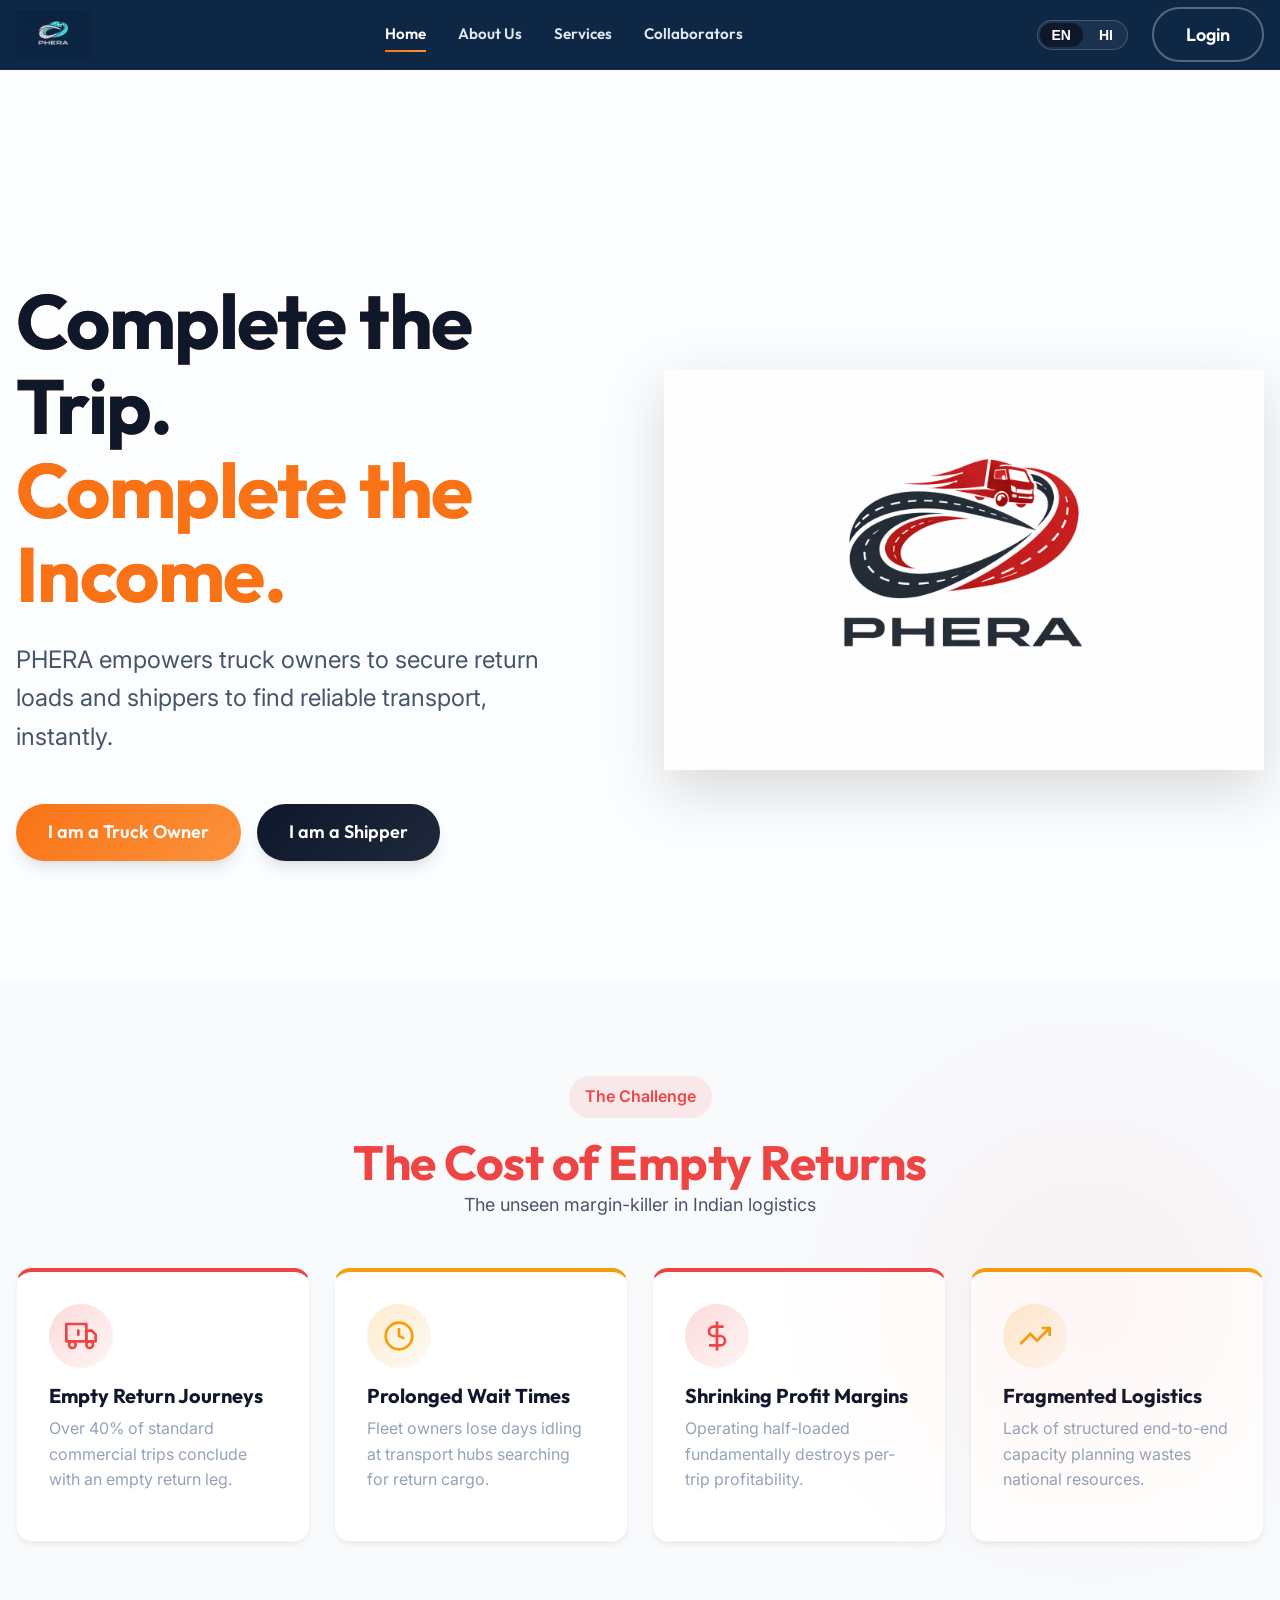
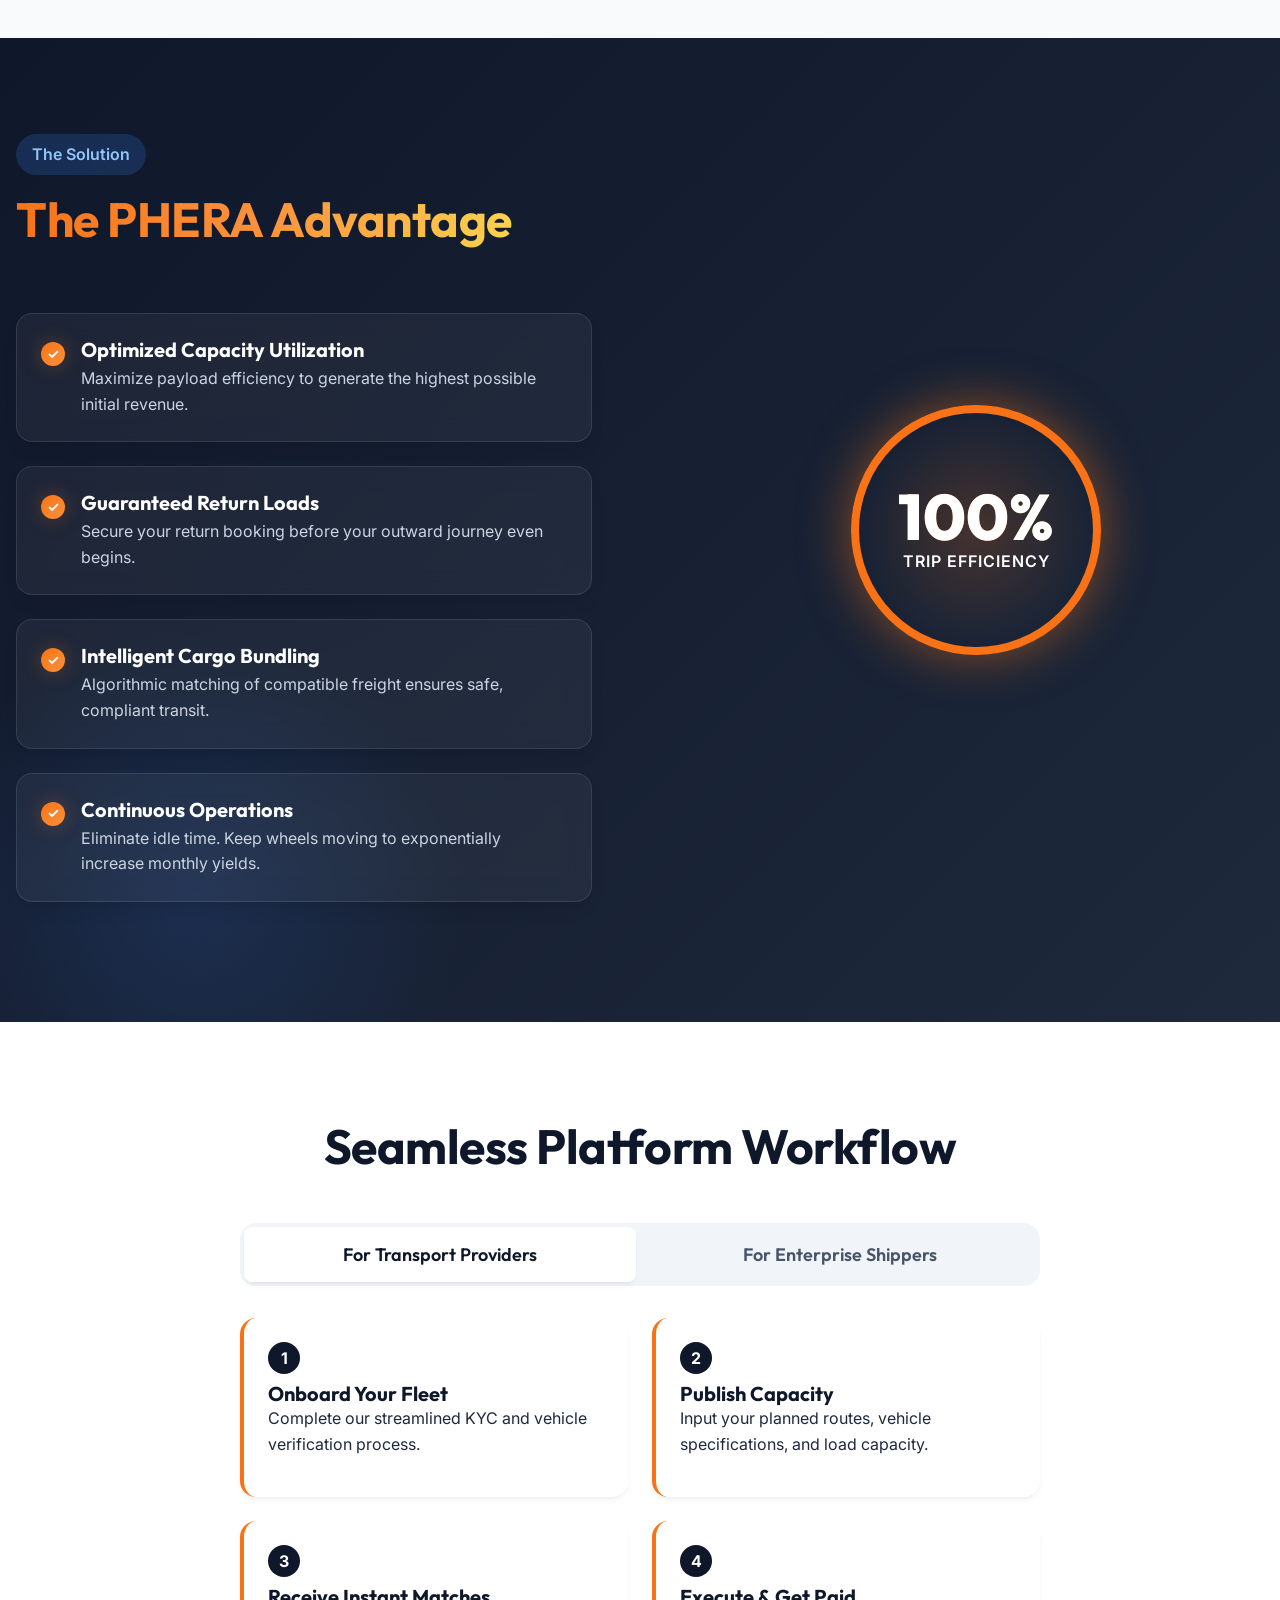
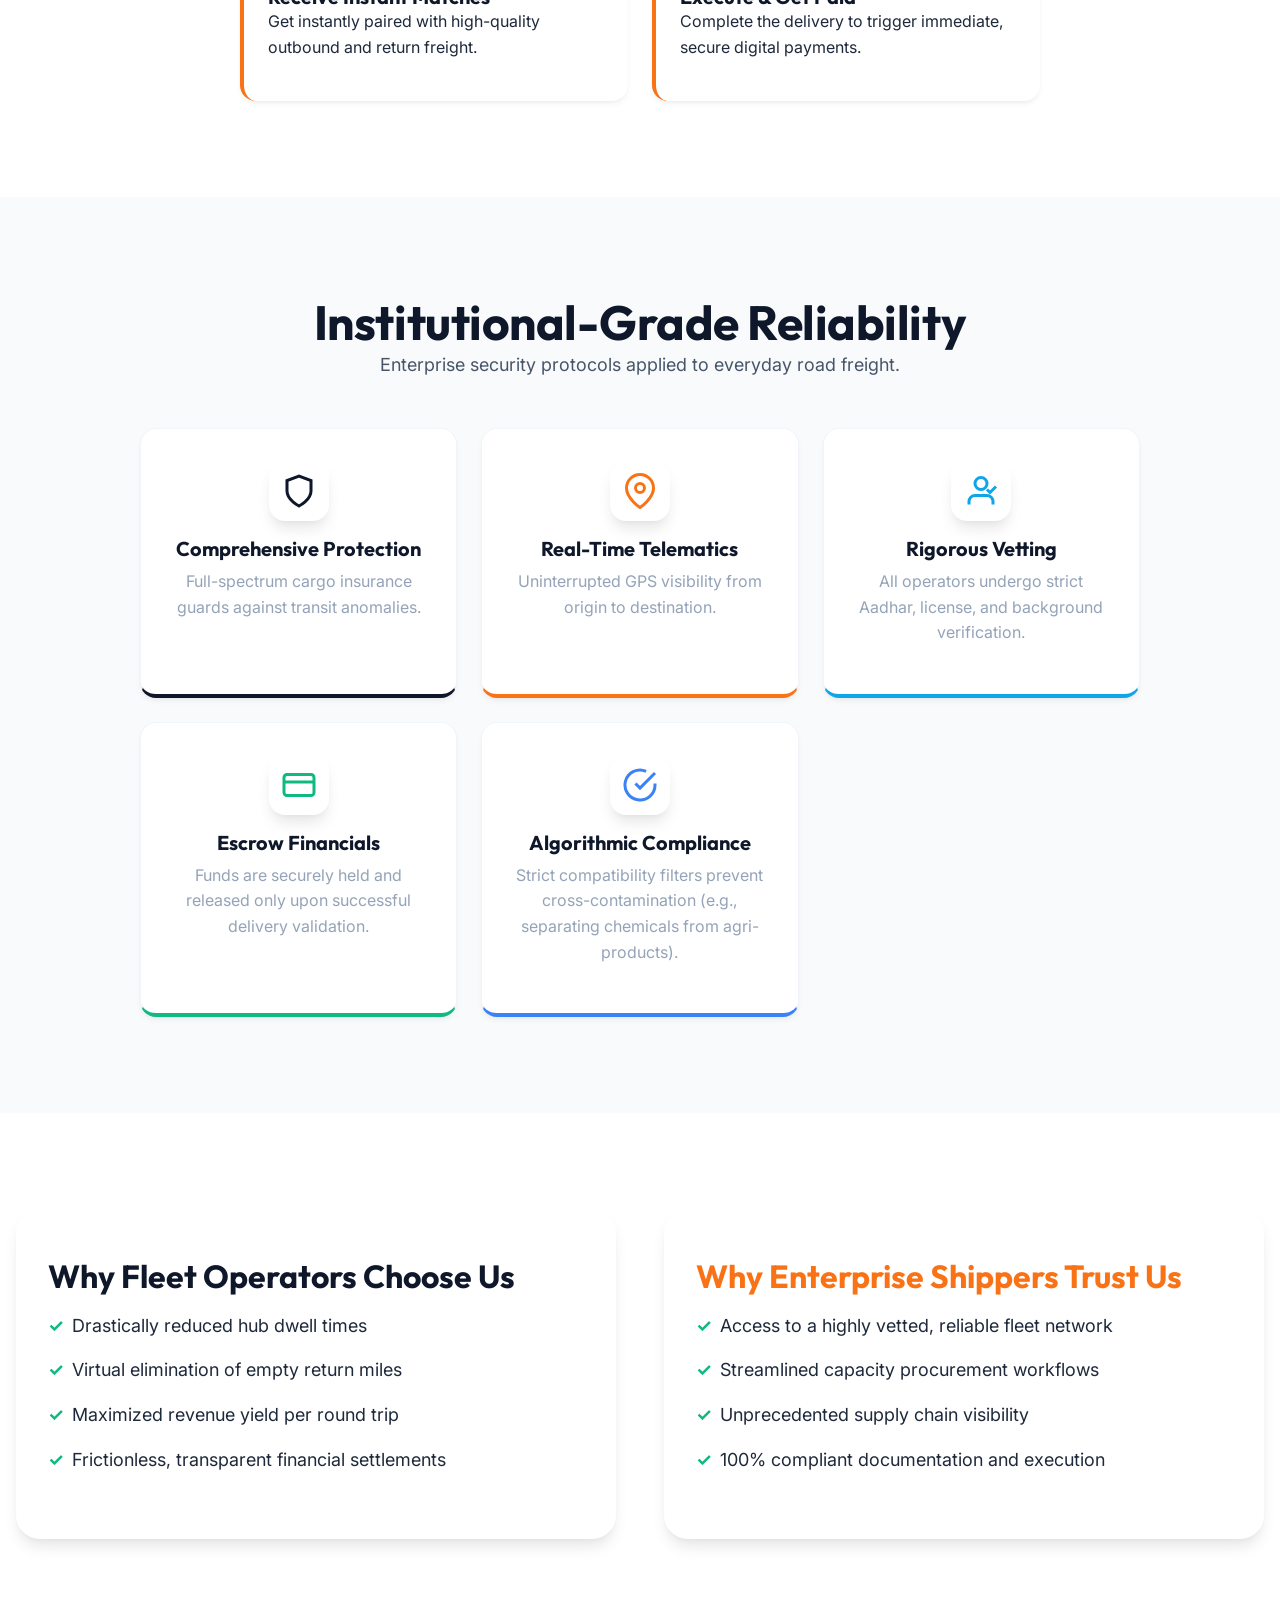
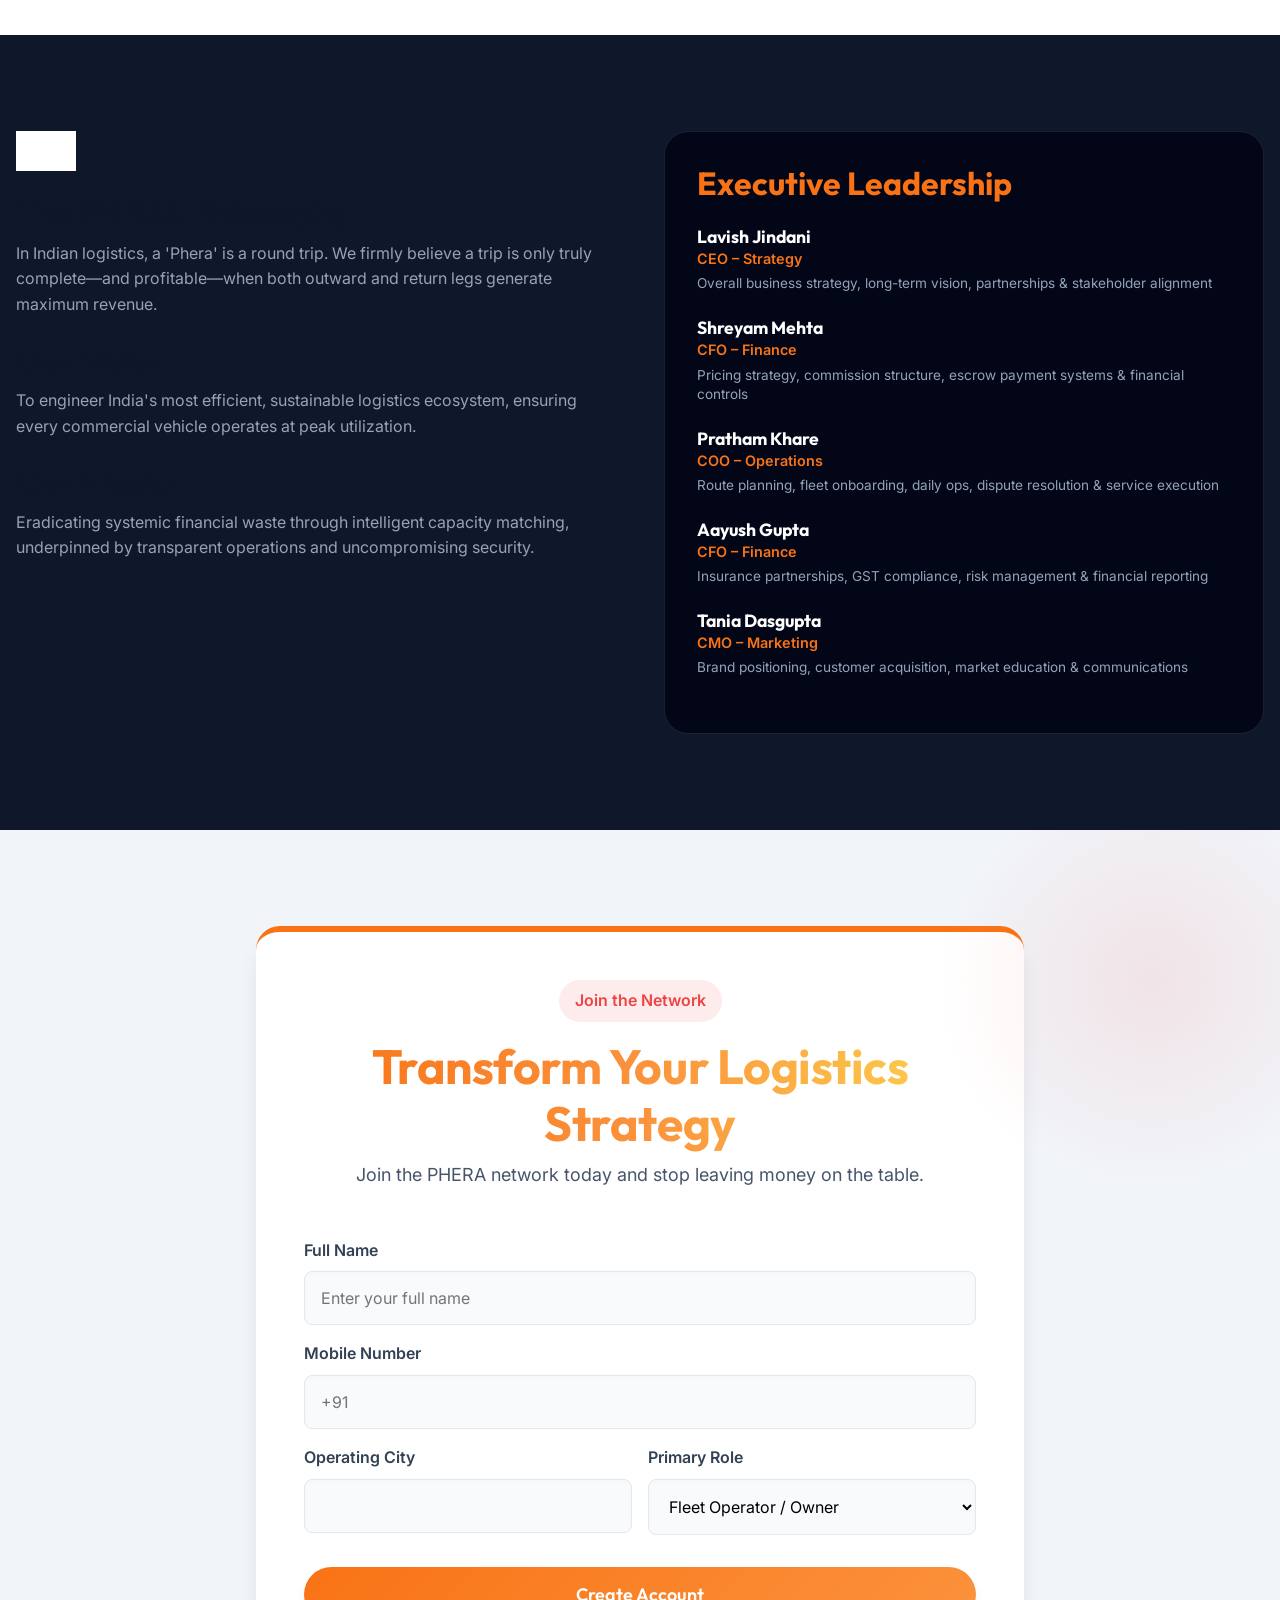
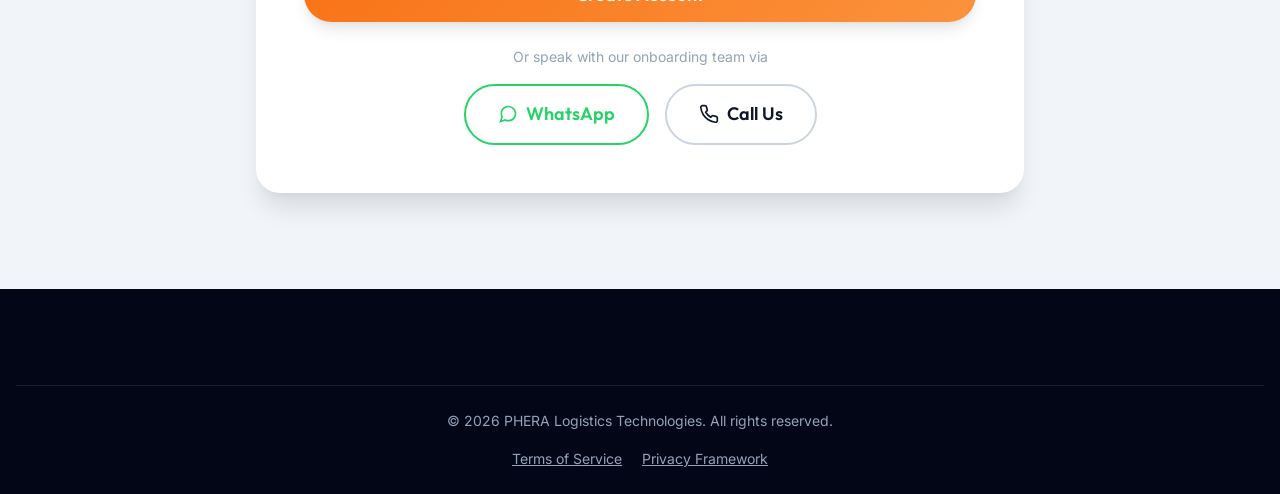
<file: index.html>
<!DOCTYPE html>
<html lang="en">

<head>
    <meta charset="UTF-8">
    <meta name="viewport" content="width=device-width, initial-scale=1.0">
    <title>PHERA | Complete the Trip, Complete the Income</title>
    <meta name="description"
        content="PHERA is a B2B digital logistics platform focused on reducing financial losses in Indian road freight by optimising capacity utilisation and securing return loads in advance.">

    <!-- Google Fonts -->
    <link rel="preconnect" href="https://fonts.googleapis.com">
    <link rel="preconnect" href="https://fonts.gstatic.com" crossorigin>
    <link
        href="https://fonts.googleapis.com/css2?family=Inter:wght@400;500;600;700;800&family=Outfit:wght@500;600;700;800&display=swap"
        rel="stylesheet">

    <link rel="stylesheet" href="css/main.css">
</head>

<body>

    <!-- Global Navigation Header -->
    <header class="global-header" id="global-header">
        <div class="container header-container">
            <!-- LEFT: Logo -->
            <a href="index.html" class="global-logo">
                <img src="assets/images/Phera Logo.png" alt="PHERA Logo">
            </a>

            <!-- CENTER: Navigation Menu -->
            <nav class="global-nav-menu">
                <a href="index.html#hero" class="global-nav-item active" data-i18n="nav-home">Home</a>
                <a href="index.html#company" class="global-nav-item" data-i18n="nav-about">About Us</a>
                <a href="index.html#solution" class="global-nav-item" data-i18n="nav-services">Services</a>
                <a href="index.html#trust" class="global-nav-item" data-i18n="nav-collaborators">Collaborators</a>
            </nav>

            <!-- RIGHT: Actions -->
            <div class="global-header-right">
                <div class="language-toggle"
                    style="background: rgba(255,255,255,0.05); border: 1px solid rgba(255,255,255,0.2); border-radius: var(--radius-full); padding: 2px;">
                    <button class="lang-btn active" data-lang="en"
                        style="color: var(--clr-white); border-radius: var(--radius-full); padding: 0.25rem 0.75rem;">EN</button>
                    <button class="lang-btn" data-lang="hi"
                        style="color: var(--clr-white); border-radius: var(--radius-full); padding: 0.25rem 0.75rem;">HI</button>
                </div>

                <!-- Auth Container (managed by JS) -->
                <div id="global-auth-container">
                    <button class="btn btn-outline text-sm"
                        onclick="document.getElementById('login-modal').style.display='flex'" data-i18n="nav-login"
                        style="color: var(--clr-white); border-color: rgba(255,255,255,0.3);">Login</button>
                </div>

                <!-- Mobile Menu Toggle -->
                <button class="hamburger-btn" id="mobile-menu-btn" aria-label="Toggle menu">
                    ☰
                </button>
            </div>
        </div>
    </header>

    <!-- Mobile Menu Overlay -->
    <div class="mobile-menu-overlay" id="mobile-menu-overlay">
        <a href="index.html#hero" class="global-nav-item mobile-item" data-i18n="nav-home">Home</a>
        <a href="index.html#company" class="global-nav-item mobile-item" data-i18n="nav-about">About Us</a>
        <a href="index.html#solution" class="global-nav-item mobile-item" data-i18n="nav-services">Services</a>
        <a href="index.html#trust" class="global-nav-item mobile-item" data-i18n="nav-collaborators">Collaborators</a>
    </div>

    <main>
        <!-- 1. HERO SECTION -->
        <section class="hero-section" id="hero">
            <div class="container hero-layout-split"
                style="display: grid; grid-template-columns: 1fr 1fr; align-items: center; min-height: 100vh; gap: var(--spacing-2xl); padding-top: 80px;">
                <div class="hero-content" style="text-align: left; justify-content: flex-start; padding-bottom: 0;">
                    <div class="hero-text-wrapper" style="margin: 0; max-width: 100%;">
                        <h1 class="hero-headline text-gradient" data-i18n="hero-headline"
                            style="font-size: clamp(3rem, 6vw, 5rem); line-height: 1.1; margin-bottom: var(--spacing-lg);">
                            Har Phera,<br>Kamai Bhara.</h1>
                        <p class="hero-subhead" data-i18n="hero-subhead"
                            style="font-size: clamp(1.125rem, 2vw, 1.5rem); color: var(--clr-gray-600); max-width: 90%;">
                            PHERA helps truck owners earn on both outward and return journeys.</p>
                        <div class="hero-cta-group"
                            style="justify-content: flex-start; margin-top: var(--spacing-2xl);">
                            <a href="#register" class="btn btn-primary" data-i18n="btn-truck-owner">I am a Truck
                                Owner</a>
                            <a href="#register" class="btn btn-secondary" data-i18n="btn-shipper">I am a Shipper</a>
                        </div>
                    </div>
                </div>
                <div class="hero-animation-container"
                    style="display:flex; justify-content:center; align-items:center; height: 100%; position: relative;">
                    <!-- Floating decorative elements behind the logo -->
                    <div
                        style="position: absolute; top: 10%; right: 10%; width: 150px; height: 150px; background: var(--grad-orange); border-radius: 50%; filter: blur(60px); opacity: 0.5; z-index: -1; animation: float 6s ease-in-out infinite;">
                    </div>
                    <div
                        style="position: absolute; bottom: 10%; left: 10%; width: 200px; height: 200px; background: var(--grad-primary); border-radius: 50%; filter: blur(80px); opacity: 0.4; z-index: -1; animation: float 8s ease-in-out infinite reverse;">
                    </div>

                    <img src="assets/images/Phera Logo.png" alt="PHERA"
                        style="max-height: 400px; width: auto; max-width: 100%; filter: drop-shadow(0 20px 30px rgba(0,0,0,0.15));">
                </div>
            </div>
        </section>

        <!-- 2. PROBLEM SECTION -->
        <section class="problem-section py-section" id="problem"
            style="background: var(--clr-gray-50); position: relative; overflow: hidden;">
            <!-- Subtle background accent -->
            <div
                style="position: absolute; top: 0; right: -10%; width: 50vw; height: 50vw; background: radial-gradient(circle, rgba(239,68,68,0.05) 0%, transparent 70%); border-radius: 50%; pointer-events: none;">
            </div>

            <div class="container relative">
                <div class="section-header text-center">
                    <span class="badge"
                        style="background: rgba(239,68,68,0.1); color: var(--clr-danger); padding: 0.5rem 1rem; border-radius: 2rem; font-weight: 600; margin-bottom: 1rem; display: inline-block;">The
                        Challenge</span>
                    <h2 class="section-title text-danger" data-i18n="problem-headline"
                        style="font-size: clamp(2rem, 4vw, 3rem);">Empty Return = Direct Loss</h2>
                    <p class="section-subtitle" data-i18n="problem-subhead">The reality of Indian logistics today</p>
                </div>

                <div class="grid grid-4 problem-grid">
                    <div class="card problem-card" style="border-top: 4px solid var(--clr-danger);">
                        <div class="icon-wrapper icon-danger"
                            style="background: linear-gradient(135deg, rgba(239,68,68,0.2), rgba(239,68,68,0.05));">
                            <svg viewBox="0 0 24 24" width="32" height="32" stroke="var(--clr-danger)" stroke-width="2"
                                fill="none" stroke-linecap="round" stroke-linejoin="round">
                                <rect x="1" y="3" width="15" height="13"></rect>
                                <polygon points="16 8 20 8 23 11 23 16 16 16 16 8"></polygon>
                                <circle cx="5.5" cy="18.5" r="2.5"></circle>
                                <circle cx="18.5" cy="18.5" r="2.5"></circle>
                                <line x1="10" y1="8" x2="10" y2="11"></line>
                            </svg>
                        </div>
                        <h3 class="card-title" data-i18n="problem-empty-truck"
                            style="margin-bottom: 0.5rem; font-size: 1.25rem;">Trucks Return Empty</h3>
                        <p class="card-text text-gray" data-i18n="problem-empty-truck-desc">Over 40% of standard trips
                            have empty
                            return legs.</p>
                    </div>

                    <div class="card problem-card" style="border-top: 4px solid var(--clr-warning);">
                        <div class="icon-wrapper icon-danger"
                            style="background: linear-gradient(135deg, rgba(245,158,11,0.2), rgba(245,158,11,0.05));">
                            <svg viewBox="0 0 24 24" width="32" height="32" stroke="var(--clr-warning)" stroke-width="2"
                                fill="none" class="feather feather-clock">
                                <circle cx="12" cy="12" r="10"></circle>
                                <polyline points="12 6 12 12 16 14"></polyline>
                            </svg>
                        </div>
                        <h3 class="card-title" data-i18n="problem-wait-time"
                            style="margin-bottom: 0.5rem; font-size: 1.25rem;">2-3 Days Waiting</h3>
                        <p class="card-text text-gray" data-i18n="problem-wait-time-desc">Owners wait days in transport
                            nagars for
                            return loads.</p>
                    </div>

                    <div class="card problem-card" style="border-top: 4px solid var(--clr-danger);">
                        <div class="icon-wrapper icon-danger"
                            style="background: linear-gradient(135deg, rgba(239,68,68,0.2), rgba(239,68,68,0.05));">
                            <svg viewBox="0 0 24 24" width="32" height="32" stroke="var(--clr-danger)" stroke-width="2"
                                fill="none">
                                <line x1="12" y1="1" x2="12" y2="23"></line>
                                <path d="M17 5H9.5a3.5 3.5 0 0 0 0 7h5a3.5 3.5 0 0 1 0 7H6"></path>
                            </svg>
                        </div>
                        <h3 class="card-title" data-i18n="problem-loss"
                            style="margin-bottom: 0.5rem; font-size: 1.25rem;">Money Wasted</h3>
                        <p class="card-text text-gray" data-i18n="problem-loss-desc">Half-loaded trips kill profit
                            margins
                            significantly.</p>
                    </div>

                    <div class="card problem-card" style="border-top: 4px solid var(--clr-warning);">
                        <div class="icon-wrapper icon-danger"
                            style="background: linear-gradient(135deg, rgba(245,158,11,0.2), rgba(245,158,11,0.05));">
                            <svg viewBox="0 0 24 24" width="32" height="32" stroke="var(--clr-warning)" stroke-width="2"
                                fill="none">
                                <polyline points="23 6 13.5 15.5 8.5 10.5 1 18"></polyline>
                                <polyline points="17 6 23 6 23 12"></polyline>
                            </svg>
                        </div>
                        <h3 class="card-title" data-i18n="problem-broken"
                            style="margin-bottom: 0.5rem; font-size: 1.25rem;">Broken Process</h3>
                        <p class="card-text text-gray" data-i18n="problem-broken-desc">No structure for planning
                            end-to-end trip
                            capacity.</p>
                    </div>
                </div>
            </div>
        </section>

        <!-- 3. SOLUTION SECTION -->
        <section class="solution-section py-section text-white" id="solution"
            style="background: var(--grad-primary); position: relative; overflow: hidden;">
            <div
                style="position: absolute; bottom: -20%; left: -10%; width: 50vw; height: 50vw; background: radial-gradient(circle, rgba(59,130,246,0.15) 0%, transparent 60%); border-radius: 50%; pointer-events: none;">
            </div>

            <div class="container relative">
                <div class="grid grid-2 align-center" style="gap: var(--spacing-4xl);">
                    <div class="solution-content">
                        <span class="badge"
                            style="background: rgba(59,130,246,0.2); color: #93c5fd; padding: 0.5rem 1rem; border-radius: 2rem; font-weight: 600; margin-bottom: 1rem; display: inline-block;">The
                            Solution</span>
                        <h2 class="section-title text-gradient" data-i18n="solution-headline"
                            style="margin-bottom: var(--spacing-xl);">The PHERA Solution</h2>
                        <div class="solution-list">
                            <div class="solution-item glass-panel"
                                style="padding: 1.5rem; background: rgba(255,255,255,0.05); border-color: rgba(255,255,255,0.1); color: inherit; border-radius: var(--radius-md);">
                                <span class="check-icon"
                                    style="background: var(--grad-orange); box-shadow: var(--shadow-glow-orange);">✓</span>
                                <div>
                                    <h4 data-i18n="sol-1-title"
                                        style="color: var(--clr-white); margin-bottom: 0.25rem;">Outbound Capacity
                                        Optimisation</h4>
                                    <p data-i18n="sol-1-desc" style="color: var(--clr-gray-300); margin: 0;">Fill every
                                        inch of unused truck space to maximize initial
                                        revenue.</p>
                                </div>
                            </div>
                            <div class="solution-item glass-panel"
                                style="padding: 1.5rem; background: rgba(255,255,255,0.05); border-color: rgba(255,255,255,0.1); color: inherit; border-radius: var(--radius-md);">
                                <span class="check-icon"
                                    style="background: var(--grad-orange); box-shadow: var(--shadow-glow-orange);">✓</span>
                                <div>
                                    <h4 data-i18n="sol-2-title"
                                        style="color: var(--clr-white); margin-bottom: 0.25rem;">Advance Return Load
                                        Booking</h4>
                                    <p data-i18n="sol-2-desc" style="color: var(--clr-gray-300); margin: 0;">Secure your
                                        return journey before you even start your
                                        outward trip.</p>
                                </div>
                            </div>
                            <div class="solution-item glass-panel"
                                style="padding: 1.5rem; background: rgba(255,255,255,0.05); border-color: rgba(255,255,255,0.1); color: inherit; border-radius: var(--radius-md);">
                                <span class="check-icon"
                                    style="background: var(--grad-orange); box-shadow: var(--shadow-glow-orange);">✓</span>
                                <div>
                                    <h4 data-i18n="sol-3-title"
                                        style="color: var(--clr-white); margin-bottom: 0.25rem;">Safe Cargo Bundling
                                    </h4>
                                    <p data-i18n="sol-3-desc" style="color: var(--clr-gray-300); margin: 0;">Smart
                                        matching of compatible goods for safe transit.</p>
                                </div>
                            </div>
                            <div class="solution-item glass-panel"
                                style="padding: 1.5rem; background: rgba(255,255,255,0.05); border-color: rgba(255,255,255,0.1); color: inherit; border-radius: var(--radius-md);">
                                <span class="check-icon"
                                    style="background: var(--grad-orange); box-shadow: var(--shadow-glow-orange);">✓</span>
                                <div>
                                    <h4 data-i18n="sol-4-title"
                                        style="color: var(--clr-white); margin-bottom: 0.25rem;">Zero Idle Waiting</h4>
                                    <p data-i18n="sol-4-desc" style="color: var(--clr-gray-300); margin: 0;">Keep wheels
                                        moving. More trips, higher monthly income.</p>
                                </div>
                            </div>
                        </div>
                    </div>
                    <div class="solution-visual">
                        <div class="efficiency-circle"
                            style="background: radial-gradient(circle, rgba(249,115,22,0.2) 0%, transparent 70%); border: 8px solid var(--clr-secondary); box-shadow: 0 0 50px rgba(249,115,22,0.5);">
                            <div class="efficiency-text">
                                <span class="number text-gradient" style="font-size: 4rem;">100%</span>
                                <span class="label" data-i18n="sol-visual-text"
                                    style="color: var(--clr-white); font-weight: 600;">Trip Efficiency</span>
                            </div>
                        </div>
                    </div>
                </div>
            </div>
        </section>

        <!-- 4. HOW PHERA WORKS -->
        <section class="how-it-works py-section" id="how-it-works">
            <div class="container">
                <div class="section-header text-center">
                    <h2 class="section-title" data-i18n="hiw-headline">How Phera Works</h2>
                </div>

                <div class="tabs-container">
                    <div class="tab-buttons">
                        <button class="tab-btn active" data-target="flow-owner" data-i18n="tab-owner">For Truck
                            Owners</button>
                        <button class="tab-btn" data-target="flow-shipper" data-i18n="tab-shipper">For Shippers</button>
                    </div>

                    <div class="tab-content active" id="flow-owner">
                        <div class="steps-grid">
                            <div class="step-card">
                                <div class="step-num">1</div>
                                <h4 data-i18n="step-o1-title">Register Truck</h4>
                                <p data-i18n="step-o1-desc">Simple KYC and vehicle verification.</p>
                            </div>
                            <div class="step-card">
                                <div class="step-num">2</div>
                                <h4 data-i18n="step-o2-title">Add Route & Capacity</h4>
                                <p data-i18n="step-o2-desc">Tell us where you are going and your vehicle type.</p>
                            </div>
                            <div class="step-card">
                                <div class="step-num">3</div>
                                <h4 data-i18n="step-o3-title">Get Matched Load</h4>
                                <p data-i18n="step-o3-desc">Instant booking for outbound or return legs.</p>
                            </div>
                            <div class="step-card">
                                <div class="step-num">4</div>
                                <h4 data-i18n="step-o4-title">Complete & Get Paid</h4>
                                <p data-i18n="step-o4-desc">Finish the PHERA. Receive secure payment instantly.</p>
                            </div>
                        </div>
                    </div>

                    <div class="tab-content" id="flow-shipper">
                        <div class="steps-grid">
                            <div class="step-card">
                                <div class="step-num">1</div>
                                <h4 data-i18n="step-s1-title">Enter Details</h4>
                                <p data-i18n="step-s1-desc">Add route, material type, and weight.</p>
                            </div>
                            <div class="step-card">
                                <div class="step-num">2</div>
                                <h4 data-i18n="step-s2-title">View Trucks</h4>
                                <p data-i18n="step-s2-desc">See available verified trucks in your area.</p>
                            </div>
                            <div class="step-card">
                                <div class="step-num">3</div>
                                <h4 data-i18n="step-s3-title">Confirm Booking</h4>
                                <p data-i18n="step-s3-desc">Lock the price and finalize the manifest.</p>
                            </div>
                            <div class="step-card">
                                <div class="step-num">4</div>
                                <h4 data-i18n="step-s4-title">Track Delivery</h4>
                                <p data-i18n="step-s4-desc">Live GPS tracking until safe offloading.</p>
                            </div>
                        </div>
                    </div>
                </div>
            </div>
        </section>

        <!-- 5. TRUST & SAFETY STACK -->
        <section class="trust-section py-section bg-light border-top-subtle" id="trust">
            <div class="container pb-4">
                <div class="section-header text-center">
                    <h2 class="section-title" data-i18n="trust-headline">Safe. Verified. Secure.</h2>
                    <p class="section-subtitle" data-i18n="trust-subhead">Institutional grade security for everyday
                        logistics.</p>
                </div>

                <div class="grid grid-3 max-width-1000 mx-auto layout-gap-lg">
                    <div class="trust-feature card"
                        style="text-align: center; border-bottom: 4px solid var(--clr-primary);">
                        <div class="icon-shield bg-white"
                            style="color: var(--clr-primary); box-shadow: var(--shadow-md);">
                            <svg viewBox="0 0 24 24" width="36" height="36" stroke="currentColor" stroke-width="2"
                                fill="none">
                                <path d="M12 22s8-4 8-10V5l-8-3-8 3v7c0 6 8 10 8 10z"></path>
                            </svg>
                        </div>
                        <h4 data-i18n="trust-1-title" style="margin-top: 1rem; margin-bottom: 0.5rem;">Cargo Insurance
                        </h4>
                        <p data-i18n="trust-1-desc" class="text-gray">Complete protection against transit damage.</p>
                    </div>

                    <div class="trust-feature card"
                        style="text-align: center; border-bottom: 4px solid var(--clr-secondary);">
                        <div class="icon-shield bg-white"
                            style="color: var(--clr-secondary); box-shadow: var(--shadow-md);">
                            <svg viewBox="0 0 24 24" width="36" height="36" stroke="currentColor" stroke-width="2"
                                fill="none">
                                <path d="M21 10c0 7-9 13-9 13s-9-6-9-13a9 9 0 0 1 18 0z"></path>
                                <circle cx="12" cy="10" r="3"></circle>
                            </svg>
                        </div>
                        <h4 data-i18n="trust-2-title" style="margin-top: 1rem; margin-bottom: 0.5rem;">GPS Live Tracking
                        </h4>
                        <p data-i18n="trust-2-desc" class="text-gray">100% route visibility from pickup to drop.</p>
                    </div>

                    <div class="trust-feature card"
                        style="text-align: center; border-bottom: 4px solid var(--clr-info);">
                        <div class="icon-shield bg-white" style="color: var(--clr-info); box-shadow: var(--shadow-md);">
                            <svg viewBox="0 0 24 24" width="36" height="36" stroke="currentColor" stroke-width="2"
                                fill="none">
                                <path d="M20 21v-2a4 4 0 0 0-4-4H8a4 4 0 0 0-4 4v2"></path>
                                <circle cx="12" cy="7" r="4"></circle>
                                <polyline points="16 11 18 13 22 9"></polyline>
                            </svg>
                        </div>
                        <h4 data-i18n="trust-3-title" style="margin-top: 1rem; margin-bottom: 0.5rem;">Driver
                            Verification</h4>
                        <p data-i18n="trust-3-desc" class="text-gray">Aadhar and License verified fleet operators.</p>
                    </div>

                    <div class="trust-feature card"
                        style="text-align: center; border-bottom: 4px solid var(--clr-success);">
                        <div class="icon-shield bg-white"
                            style="color: var(--clr-success); box-shadow: var(--shadow-md);">
                            <svg viewBox="0 0 24 24" width="36" height="36" stroke="currentColor" stroke-width="2"
                                fill="none">
                                <rect x="2" y="5" width="20" height="14" rx="2"></rect>
                                <line x1="2" y1="10" x2="22" y2="10"></line>
                            </svg>
                        </div>
                        <h4 data-i18n="trust-4-title" style="margin-top: 1rem; margin-bottom: 0.5rem;">Escrow Payment
                        </h4>
                        <p data-i18n="trust-4-desc" class="text-gray">Secure funds released only on delivery proof.</p>
                    </div>

                    <div class="trust-feature card"
                        style="text-align: center; border-bottom: 4px solid var(--clr-accent);">
                        <div class="icon-shield bg-white"
                            style="color: var(--clr-accent); box-shadow: var(--shadow-md);">
                            <svg viewBox="0 0 24 24" width="36" height="36" stroke="currentColor" stroke-width="2"
                                fill="none">
                                <path d="M22 11.08V12a10 10 0 1 1-5.93-9.14"></path>
                                <polyline points="22 4 12 14.01 9 11.01"></polyline>
                            </svg>
                        </div>
                        <h4 data-i18n="trust-5-title" style="margin-top: 1rem; margin-bottom: 0.5rem;">Compatibility
                            Filter</h4>
                        <p data-i18n="trust-5-desc" class="text-gray">Safe load matching (e.g. food never mixed with
                            chemicals).</p>
                    </div>
                </div>
            </div>
        </section>

        <!-- 6. BENEFITS SECTION -->
        <section class="benefits-section py-section" id="benefits">
            <div class="container">
                <div class="grid grid-2 layout-gap-xl">
                    <div class="benefit-box bg-white shadow card-radius">
                        <h3 class="box-title color-primary mb-3" data-i18n="ben-owner-headline">Why Owners Choose Us
                        </h3>
                        <ul class="benefit-list">
                            <li><span class="icon-checked">✓</span> <span data-i18n="ben-o1">Less waiting time at
                                    transport hubs</span></li>
                            <li><span class="icon-checked">✓</span> <span data-i18n="ben-o2">Fewer empty returns</span>
                            </li>
                            <li><span class="icon-checked">✓</span> <span data-i18n="ben-o3">Higher earnings per round
                                    trip</span></li>
                            <li><span class="icon-checked">✓</span> <span data-i18n="ben-o4">Secure and transparent
                                    digital payment</span></li>
                        </ul>
                    </div>

                    <div class="benefit-box bg-white shadow card-radius">
                        <h3 class="box-title color-orange mb-3" data-i18n="ben-shipper-headline">Why Shippers Trust Us
                        </h3>
                        <ul class="benefit-list">
                            <li><span class="icon-checked">✓</span> <span data-i18n="ben-s1">Reliable and verified
                                    transport</span></li>
                            <li><span class="icon-checked">✓</span> <span data-i18n="ben-s2">Easy advance booking
                                    capabilities</span></li>
                            <li><span class="icon-checked">✓</span> <span data-i18n="ben-s3">Real-time GPS
                                    tracking</span></li>
                            <li><span class="icon-checked">✓</span> <span data-i18n="ben-s4">100% verified drivers and
                                    documentation</span></li>
                        </ul>
                    </div>
                </div>
            </div>
        </section>

        <!-- 7. COMPANY SECTION -->
        <section class="company-section py-section bg-dark text-white" id="company">
            <div class="container">
                <div class="grid grid-2 align-start layout-gap-xl">
                    <div class="company-about">
                        <img src="assets/images/Phera Logo.png" alt="PHERA Logo" class="footer-logo mb-3"
                            style="filter: brightness(0) invert(1); height: 40px; width: auto;">
                        <h3 class="mb-2" data-i18n="comp-name-title">What is PHERA?</h3>
                        <p class="mb-4 text-gray" data-i18n="comp-name-desc">PHERA means a complete round trip in Indian
                            transport terminology. We believe a trip is only complete when both outward and return
                            journeys generate revenue.</p>

                        <h3 class="mb-2" data-i18n="comp-vision-title">Our Vision</h3>
                        <p class="mb-4 text-gray" data-i18n="comp-vision-desc">Build a more efficient and sustainable
                            logistics ecosystem in India where every truck trip is fully utilised.</p>

                        <h3 class="mb-2" data-i18n="comp-mission-title">Our Mission</h3>
                        <p class="text-gray" data-i18n="comp-mission-desc">Minimise financial losses by enabling planned
                            capacity utilisation supported by secure technology and transparent processes.</p>
                    </div>

                    <div class="company-team bg-darker p-4 card-radius border-subtle">
                        <h3 class="mb-4 color-orange" data-i18n="comp-team-title">Management Structure</h3>
                        <div class="team-list">
                            <div class="team-role" style="margin-bottom: 1.5rem;">
                                <h4 class="role-title text-white mb-1" style="font-size: 1.1rem;">Lavish Jindani</h4>
                                <p
                                    style="font-size: 0.9em; font-weight: 600; margin-bottom: 0.25rem; color: var(--clr-secondary);">
                                    CEO &ndash; Strategy</p>
                                <p class="role-desc text-gray m-0" style="font-size: 0.85em; line-height: 1.4;">Overall
                                    business strategy, long-term vision, partnerships & stakeholder alignment</p>
                            </div>
                            <div class="team-role" style="margin-bottom: 1.5rem;">
                                <h4 class="role-title text-white mb-1" style="font-size: 1.1rem;">Shreyam Mehta</h4>
                                <p
                                    style="font-size: 0.9em; font-weight: 600; margin-bottom: 0.25rem; color: var(--clr-secondary);">
                                    CFO &ndash; Finance</p>
                                <p class="role-desc text-gray m-0" style="font-size: 0.85em; line-height: 1.4;">Pricing
                                    strategy, commission structure, escrow payment systems & financial controls</p>
                            </div>
                            <div class="team-role" style="margin-bottom: 1.5rem;">
                                <h4 class="role-title text-white mb-1" style="font-size: 1.1rem;">Pratham Khare</h4>
                                <p
                                    style="font-size: 0.9em; font-weight: 600; margin-bottom: 0.25rem; color: var(--clr-secondary);">
                                    COO &ndash; Operations</p>
                                <p class="role-desc text-gray m-0" style="font-size: 0.85em; line-height: 1.4;">Route
                                    planning, fleet onboarding, daily ops, dispute resolution & service execution</p>
                            </div>
                            <div class="team-role" style="margin-bottom: 1.5rem;">
                                <h4 class="role-title text-white mb-1" style="font-size: 1.1rem;">Aayush Gupta</h4>
                                <p
                                    style="font-size: 0.9em; font-weight: 600; margin-bottom: 0.25rem; color: var(--clr-secondary);">
                                    CFO &ndash; Finance</p>
                                <p class="role-desc text-gray m-0" style="font-size: 0.85em; line-height: 1.4;">
                                    Insurance partnerships, GST compliance, risk management & financial reporting</p>
                            </div>
                            <div class="team-role" style="margin-bottom: 1.5rem;">
                                <h4 class="role-title text-white mb-1" style="font-size: 1.1rem;">Tania Dasgupta</h4>
                                <p
                                    style="font-size: 0.9em; font-weight: 600; margin-bottom: 0.25rem; color: var(--clr-secondary);">
                                    CMO &ndash; Marketing</p>
                                <p class="role-desc text-gray m-0" style="font-size: 0.85em; line-height: 1.4;">Brand
                                    positioning, customer acquisition, market education & communications</p>
                            </div>
                        </div>
                    </div>
                </div>
            </div>
        </section>

        <!-- 8. SIMPLE REGISTRATION SECTION -->
        <section class="registration-section py-section" id="register"
            style="background: var(--clr-gray-100); position: relative; overflow: hidden;">
            <div
                style="position: absolute; top: -10%; right: -10%; width: 40vw; height: 40vw; background: radial-gradient(circle, rgba(239,68,68,0.1) 0%, transparent 60%); border-radius: 50%; pointer-events: none;">
            </div>

            <div class="container max-width-800 mx-auto relative">
                <div class="registration-card bg-white shadow-lg card-radius p-5"
                    style="border-top: 6px solid var(--clr-secondary);">
                    <div class="section-header text-center mb-4">
                        <span class="badge"
                            style="background: rgba(239,68,68,0.1); color: var(--clr-danger); padding: 0.5rem 1rem; border-radius: 2rem; font-weight: 600; margin-bottom: 1rem; display: inline-block;">Join
                            the Network</span>
                        <h2 class="section-title text-gradient" data-i18n="reg-headline" style="margin-bottom: 0.5rem;">
                            Start Your Phera</h2>
                        <p class="section-subtitle" data-i18n="reg-subhead">Join our platform today and eliminate empty
                            returns.</p>
                    </div>

                    <form id="reg-form" class="reg-form">
                        <div class="form-group">
                            <label for="name" data-i18n="form-name">Name</label>
                            <input type="text" id="name" class="form-control" required
                                placeholder="Enter your full name"
                                style="background: var(--clr-gray-50); border: 1px solid var(--clr-gray-200); box-shadow: inset 0 2px 4px rgba(0,0,0,0.02); border-radius: var(--radius-sm); padding: 1rem;">
                        </div>

                        <div class="form-group">
                            <label for="phone" data-i18n="form-phone">Phone Number</label>
                            <input type="tel" id="phone" class="form-control" required placeholder="+91"
                                style="background: var(--clr-gray-50); border: 1px solid var(--clr-gray-200); box-shadow: inset 0 2px 4px rgba(0,0,0,0.02); border-radius: var(--radius-sm); padding: 1rem;">
                        </div>

                        <div class="grid grid-2 gap-3">
                            <div class="form-group">
                                <label for="city" data-i18n="form-city">City</label>
                                <input type="text" id="city" class="form-control" required
                                    style="background: var(--clr-gray-50); border: 1px solid var(--clr-gray-200); box-shadow: inset 0 2px 4px rgba(0,0,0,0.02); border-radius: var(--radius-sm); padding: 1rem;">
                            </div>
                            <div class="form-group">
                                <label for="type" data-i18n="form-type">I am a</label>
                                <select id="type" class="form-control"
                                    style="background: var(--clr-gray-50); border: 1px solid var(--clr-gray-200); box-shadow: inset 0 2px 4px rgba(0,0,0,0.02); border-radius: var(--radius-sm); padding: 1rem; cursor: pointer;">
                                    <option value="owner" data-i18n="form-type-opt1">Truck Owner</option>
                                    <option value="shipper" data-i18n="form-type-opt2">Shipper</option>
                                    <option value="broker" data-i18n="form-type-opt3">Fleet Operator</option>
                                </select>
                            </div>
                        </div>

                        <button type="button" class="btn btn-primary btn-block btn-large mt-3" data-i18n="btn-submit"
                            style="width: 100%;">Register Now</button>
                    </form>

                    <div class="contact-alternatives mt-4 text-center">
                        <p class="text-sm text-gray mb-3" data-i18n="contact-or">Or connect directly via</p>
                        <div class="contact-buttons justify-center" style="gap: 1rem;">
                            <a href="#" class="btn btn-outline btn-whatsapp">
                                <svg viewBox="0 0 24 24" width="20" height="20" stroke="currentColor" stroke-width="2"
                                    fill="none">
                                    <path
                                        d="M21 11.5a8.38 8.38 0 0 1-.9 3.8 8.5 8.5 0 0 1-7.6 4.7 8.38 8.38 0 0 1-3.8-.9L3 21l1.9-5.7a8.38 8.38 0 0 1-.9-3.8 8.5 8.5 0 0 1 4.7-7.6 8.38 8.38 0 0 1 3.8-.9h.5a8.48 8.48 0 0 1 8 8v.5z">
                                    </path>
                                </svg>
                                WhatsApp
                            </a>
                            <a href="#" class="btn btn-outline">
                                <svg viewBox="0 0 24 24" width="20" height="20" stroke="currentColor" stroke-width="2"
                                    fill="none">
                                    <path
                                        d="M22 16.92v3a2 2 0 0 1-2.18 2 19.79 19.79 0 0 1-8.63-3.07 19.5 19.5 0 0 1-6-6 19.79 19.79 0 0 1-3.07-8.67A2 2 0 0 1 4.11 2h3a2 2 0 0 1 2 1.72 12.84 12.84 0 0 0 .7 2.81 2 2 0 0 1-.45 2.11L8.09 9.91a16 16 0 0 0 6 6l1.27-1.27a2 2 0 0 1 2.11-.45 12.84 12.84 0 0 0 2.81.7A2 2 0 0 1 22 16.92z">
                                    </path>
                                </svg>
                                Call Us
                            </a>
                        </div>
                    </div>
                </div>
            </div>
        </section>
    </main>

    <!-- FOOTER -->
    <footer class="footer bg-darker text-white pt-5 pb-3">
        <div class="container">
            <div class="footer-bottom mt-5 text-center text-sm text-gray pt-3 border-top-subtle">
                <p>&copy; 2026 PHERA Logistics Technologies. All rights reserved.</p>
                <div class="footer-links mt-2">
                    <a href="#" class="text-gray mx-2" data-i18n="foot-terms">Terms & Conditions</a>
                    <a href="#" class="text-gray mx-2" data-i18n="foot-privacy">Privacy Policy</a>
                </div>
            </div>
        </div>
    </footer>

    <!-- Login Modal -->
    <div id="login-modal" class="modal-overlay"
        style="display:none; position:fixed; top:0; left:0; width:100%; height:100%; background:rgba(0,0,0,0.5); z-index:2000; align-items:center; justify-content:center;">
        <div class="card bg-white p-4 max-width-800" style="width: 90%; max-width: 400px; position:relative;">
            <button onclick="document.getElementById('login-modal').style.display='none'"
                style="position:absolute; top:10px; right:15px; background:none; border:none; font-size:1.5rem; cursor:pointer;">&times;</button>
            <h3 class="mb-3 color-primary" data-i18n="login-title">Login to Phera</h3>
            <p class="text-sm text-gray mb-3" data-i18n="login-desc">Enter your registered mobile number</p>
            <div
                style="background-color: var(--clr-gray-100); padding: 0.75rem; border-radius: 4px; margin-bottom: 1rem; font-size: 0.85rem;">
                <strong>Demo Login IDs:</strong><br>
                Truck Owner: <code>9876543210</code><br>
                Shipper: <code>9123456780</code><br>
                Admin: <code>admin</code>
            </div>
            <div class="form-group">
                <input type="tel" id="login-phone" class="form-control" placeholder="Mobile Number">
            </div>
            <button id="login-btn" class="btn btn-primary btn-block mt-2" data-i18n="btn-login">Login</button>
        </div>
    </div>

    <!-- Scripts -->
    <script src="js/db.js"></script>
    <script src="js/auth.js"></script>
    <script src="js/i18n.js"></script>
    <script src="js/app.js"></script>
</body>

</html>
</file>
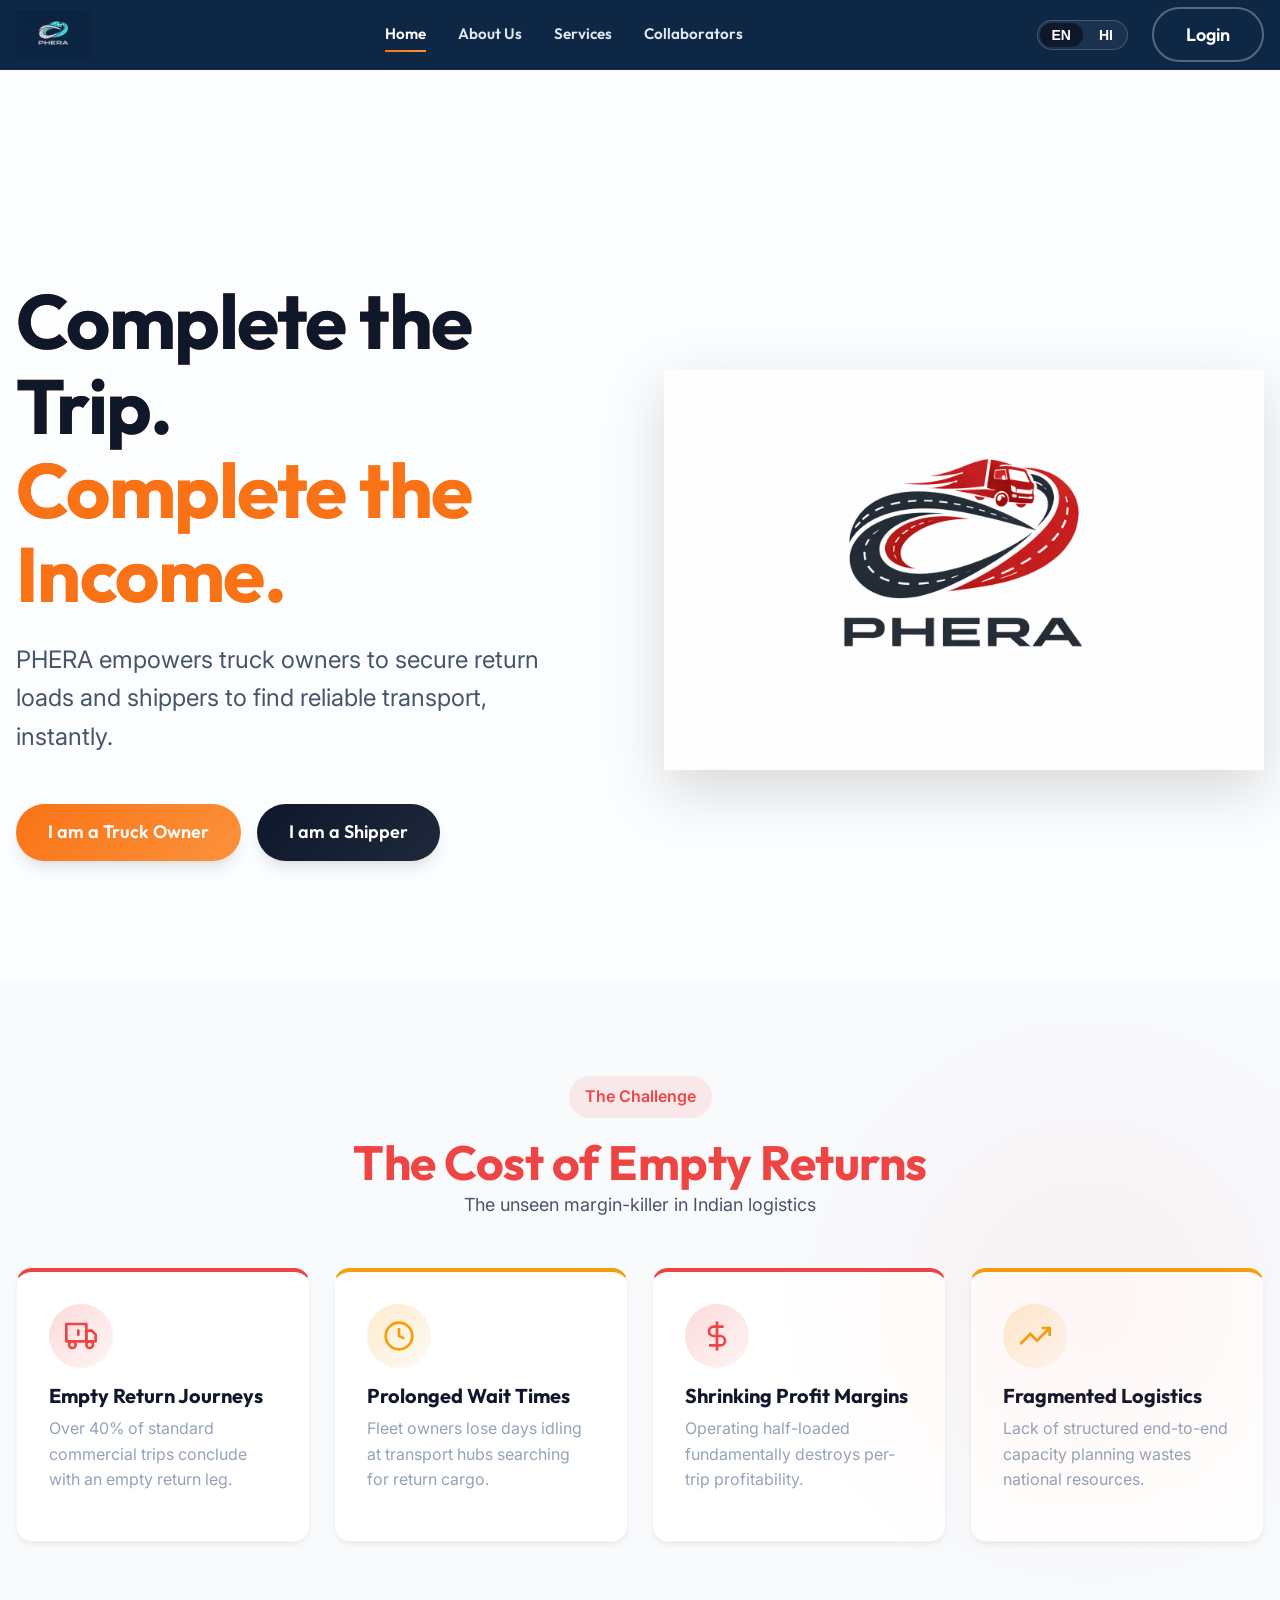
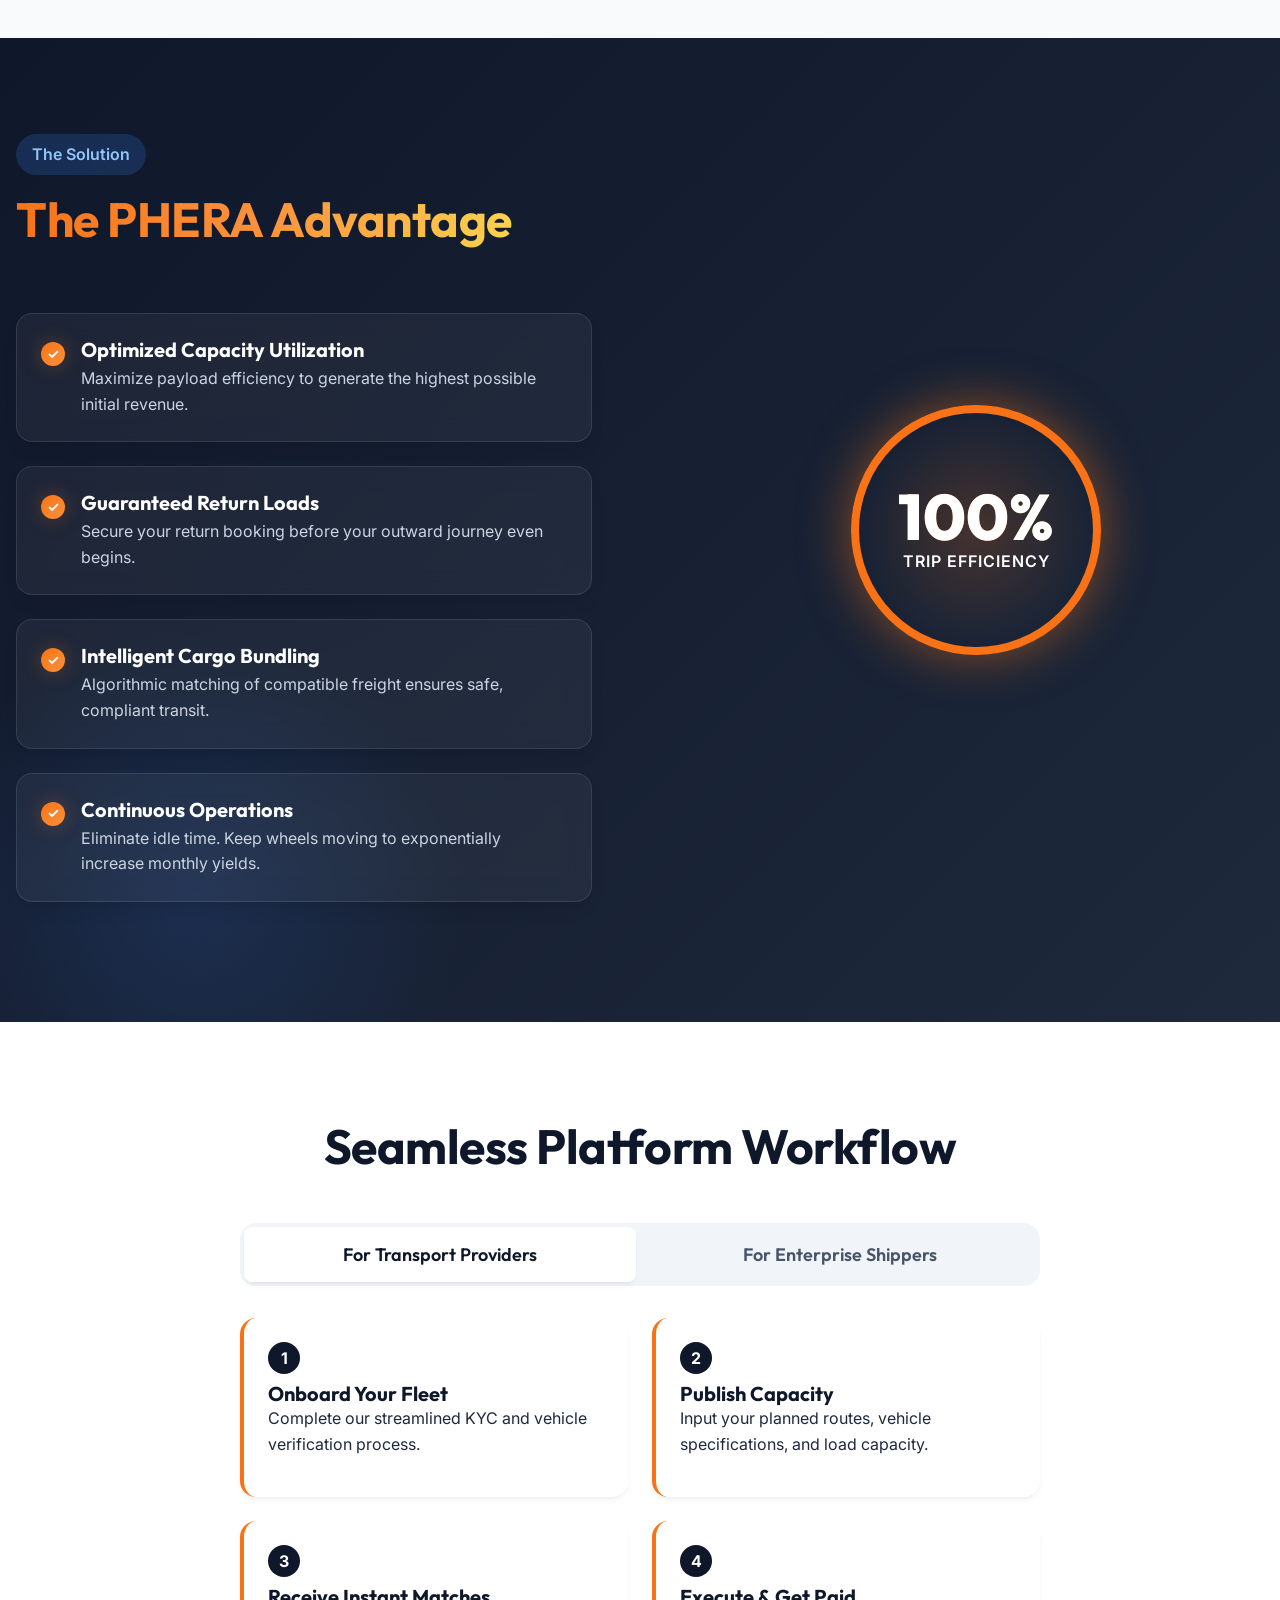
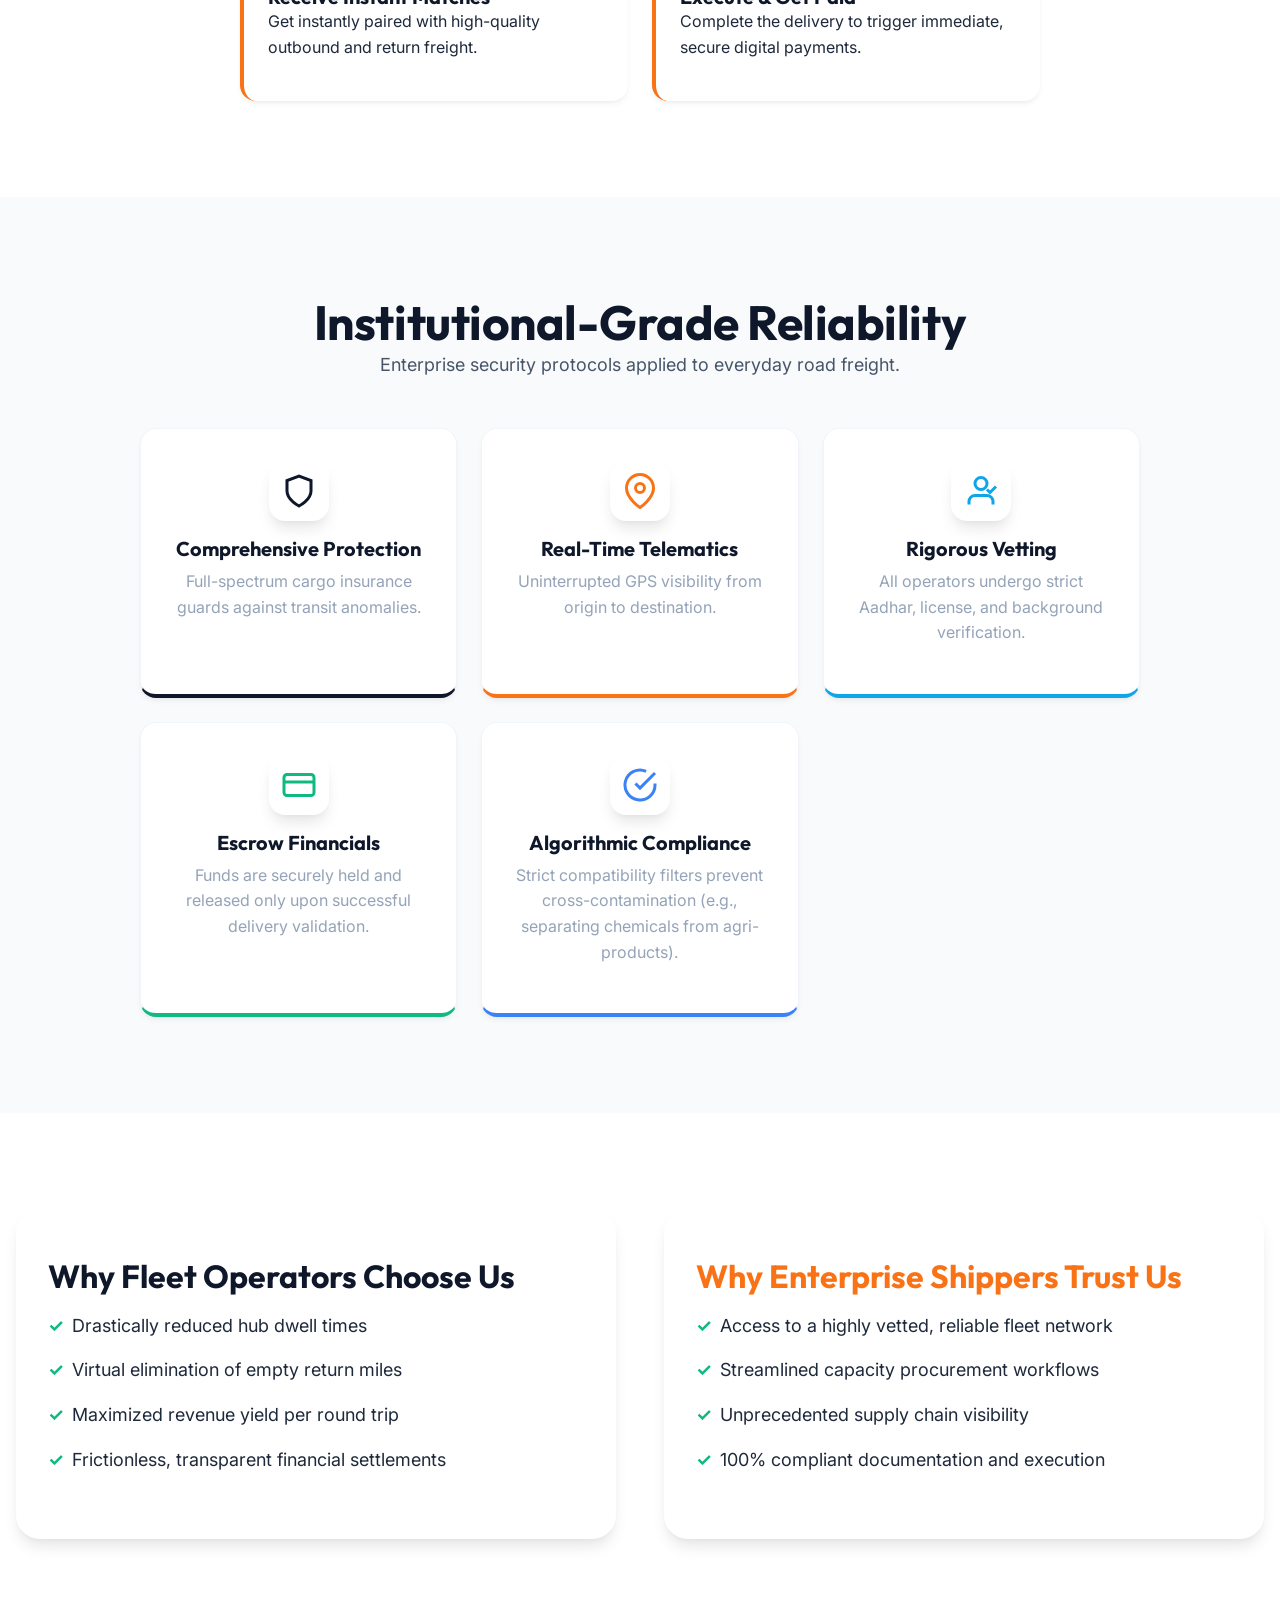
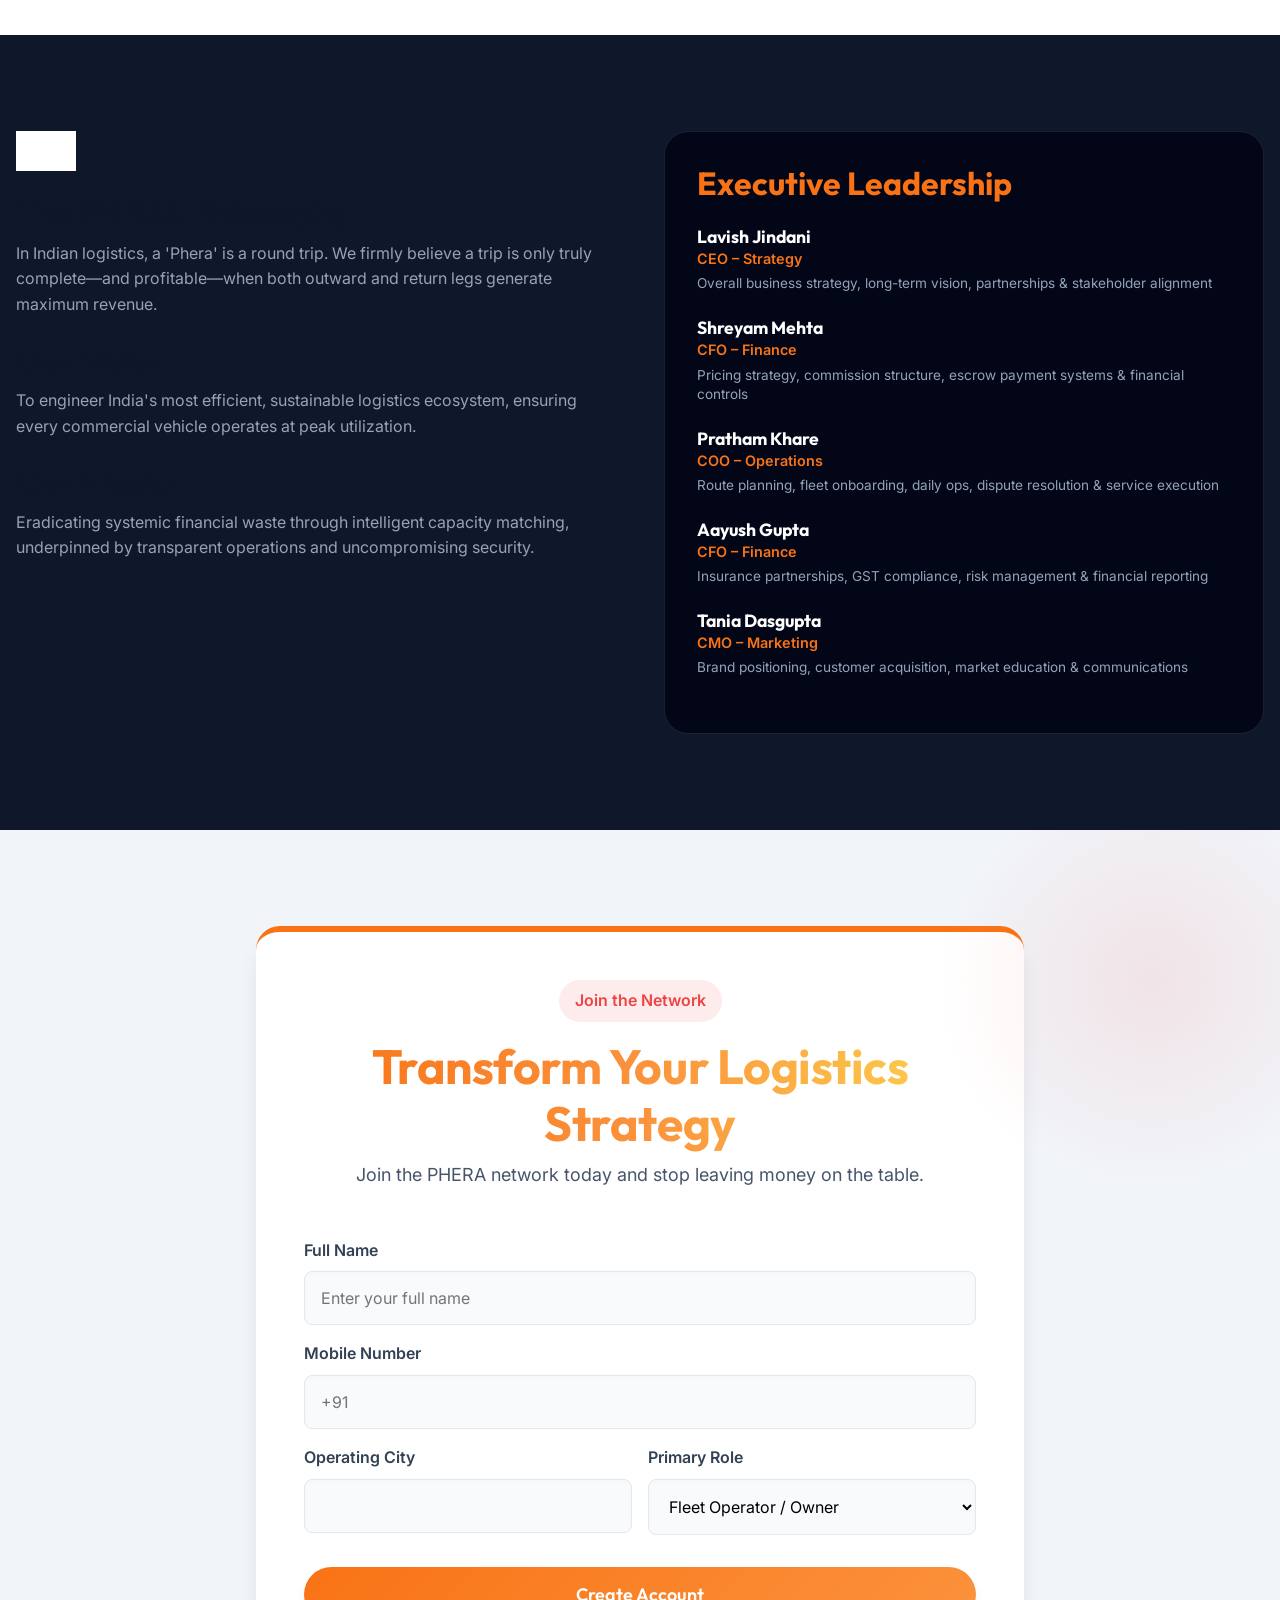
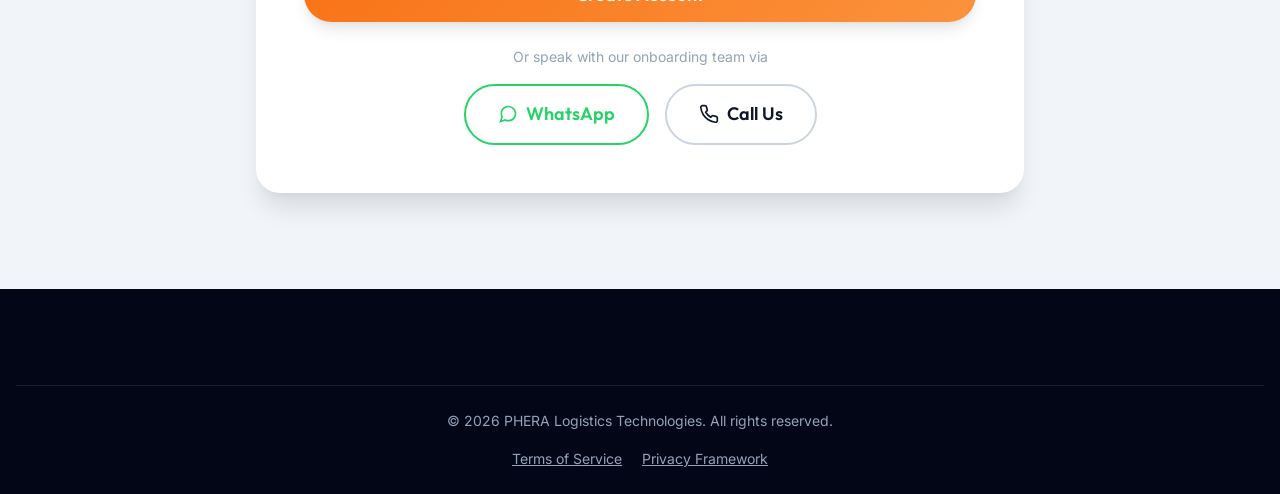
<file: admin-dashboard.html>
<!DOCTYPE html>
<html lang="en">

<head>
    <meta charset="UTF-8">
    <meta name="viewport" content="width=device-width, initial-scale=1.0">
    <title>PHERA | Admin Control Panel</title>
    <link
        href="https://fonts.googleapis.com/css2?family=Inter:wght@400;500;600&family=Outfit:wght@500;600;700&display=swap"
        rel="stylesheet">
    <link rel="stylesheet" href="css/main.css">
    <link rel="stylesheet" href="css/dashboard.css">
</head>

<body class="dashboard-layout" style="display: flex; min-height: 100vh; padding-top: 70px;">
    <!-- Global Navigation Header -->
    <header class="global-header" id="global-header">
        <div class="container header-container">
            <!-- LEFT: Logo -->
            <a href="index.html" class="global-logo">
                <img src="assets/images/Phera Logo.png" alt="PHERA Logo">
            </a>

            <!-- CENTER: Navigation Menu -->
            <nav class="global-nav-menu">
                <a href="index.html#hero" class="global-nav-item" data-i18n="nav-home">Home</a>
                <a href="index.html#company" class="global-nav-item" data-i18n="nav-about">About Us</a>
                <a href="index.html#solution" class="global-nav-item" data-i18n="nav-services">Services</a>
                <a href="index.html#trust" class="global-nav-item" data-i18n="nav-collaborators">Collaborators</a>
            </nav>

            <!-- RIGHT: Actions -->
            <div class="global-header-right">
                <div class="language-toggle"
                    style="background: rgba(255,255,255,0.05); border: 1px solid rgba(255,255,255,0.2); border-radius: var(--radius-full); padding: 2px;">
                    <button class="lang-btn active" data-lang="en"
                        style="color: var(--clr-white); border-radius: var(--radius-full); padding: 0.25rem 0.75rem;">EN</button>
                    <button class="lang-btn" data-lang="hi"
                        style="color: var(--clr-white); border-radius: var(--radius-full); padding: 0.25rem 0.75rem;">HI</button>
                </div>

                <!-- Auth Container (managed by JS) -->
                <div id="global-auth-container">
                    <!-- Injected by auth.js -->
                </div>

                <!-- Mobile Menu Toggle -->
                <button class="hamburger-btn" id="mobile-menu-btn" aria-label="Toggle menu">
                    ☰
                </button>
            </div>
        </div>
    </header>

    <!-- Mobile Menu Overlay -->
    <div class="mobile-menu-overlay" id="mobile-menu-overlay">
        <a href="index.html#hero" class="global-nav-item mobile-item" data-i18n="nav-home">Home</a>
        <a href="index.html#company" class="global-nav-item mobile-item" data-i18n="nav-about">About Us</a>
        <a href="index.html#solution" class="global-nav-item mobile-item" data-i18n="nav-services">Services</a>
        <a href="index.html#trust" class="global-nav-item mobile-item" data-i18n="nav-collaborators">Collaborators</a>
    </div>

    <!-- SIDEBAR FOR DESKTOP -->
    <nav class="dashboard-nav"
        style="background-color: var(--clr-darker); width: 280px; flex-shrink: 0; display: flex; flex-direction: column; position: sticky; top: 70px; height: calc(100vh - 70px); padding: 2rem 1.5rem; z-index: 100;">
        <div style="margin-bottom: 2rem;">
            <span class="badge badge-danger" data-i18n="admin-portal"
                style="display: inline-block; font-size: 1rem; padding: 0.5rem 1rem;">Admin Panel</span>
        </div>

        <div class="nav-links" style="display: flex; flex-direction: column; gap: 0.5rem; flex-grow: 1;">
            <a href="#" class="nav-link active" id="tab-overview" data-i18n="dash-overview"
                style="padding: 1rem; border-radius: var(--radius-sm); display: flex; align-items: center; gap: 1rem;">
                <svg viewBox="0 0 24 24" width="20" height="20" stroke="currentColor" stroke-width="2" fill="none">
                    <rect x="3" y="3" width="7" height="7"></rect>
                    <rect x="14" y="3" width="7" height="7"></rect>
                    <rect x="14" y="14" width="7" height="7"></rect>
                    <rect x="3" y="14" width="7" height="7"></rect>
                </svg>
                Overview
            </a>
            <a href="#" class="nav-link" id="tab-verifications" data-i18n="dash-verify"
                style="padding: 1rem; border-radius: var(--radius-sm); display: flex; align-items: center; gap: 1rem;">
                <svg viewBox="0 0 24 24" width="20" height="20" stroke="currentColor" stroke-width="2" fill="none">
                    <path d="M12 22s8-4 8-10V5l-8-3-8 3v7c0 6 8 10 8 10z"></path>
                </svg>
                Verifications
            </a>
            <a href="#" class="nav-link" id="tab-system-data" data-i18n="dash-sys-data"
                style="padding: 1rem; border-radius: var(--radius-sm); display: flex; align-items: center; gap: 1rem;">
                <svg viewBox="0 0 24 24" width="20" height="20" stroke="currentColor" stroke-width="2" fill="none">
                    <ellipse cx="12" cy="5" rx="9" ry="3"></ellipse>
                    <path d="M21 12c0 1.66-4 3-9 3s-9-1.34-9-3"></path>
                    <path d="M3 5v14c0 1.66 4 3 9 3s9-1.34 9-3V5"></path>
                </svg>
                System Data
            </a>
        </div>

    </nav>

    <main class="main-dashboard-content container" style="flex-grow: 1; padding: 2rem 3rem;">

        <!-- View: Overview -->
        <div id="view-overview" class="dashboard-view active">
            <div class="section-header mb-4">
                <h2 class="color-primary" data-i18n="admin-overview">PHERA Master Overview</h2>
                <p class="text-gray" data-i18n="admin-overview-desc">Monitor global platform health, active escrow
                    funds, and total capacity utilized.</p>
            </div>

            <div class="grid grid-4 mb-5">
                <div class="stat-card"
                    style="background: var(--grad-primary); border: none; box-shadow: var(--shadow-md);">
                    <span class="stat-label" data-i18n="stat-total-users" style="color: rgba(255,255,255,0.7);">Total
                        Users</span>
                    <span class="stat-value" id="stat-total-users"
                        style="color: var(--clr-white); font-size: 2.5rem;">0</span>
                </div>
                <div class="stat-card"
                    style="background: var(--grad-orange); border: none; box-shadow: var(--shadow-md);">
                    <span class="stat-label" data-i18n="stat-truck-supply" style="color: rgba(255,255,255,0.9);">Truck
                        Supply (Active)</span>
                    <span class="stat-value text-white" id="stat-total-trucks" style="font-size: 2.5rem;">0</span>
                </div>
                <div class="stat-card" style="border: 1px solid var(--clr-gray-200); box-shadow: var(--shadow-sm);">
                    <span class="stat-label" data-i18n="stat-open-demand">Open Demand (Loads)</span>
                    <span class="stat-value text-orange" id="stat-total-loads" style="font-size: 2.5rem;">0</span>
                </div>
                <div class="stat-card"
                    style="border: 1px solid var(--clr-gray-200); box-shadow: var(--shadow-sm); border-left: 4px solid var(--clr-danger);">
                    <span class="stat-label" data-i18n="stat-escrow-funds">Funds in Escrow (₹)</span>
                    <span class="stat-value" id="stat-escrow-total" style="font-size: 2.5rem;">0</span>
                </div>
            </div>

            <h3 class="mb-3" data-i18n="live-trips">Live Platform Trips</h3>
            <div class="card p-0 mb-4">
                <div class="table-responsive">
                    <table class="data-table mb-0" id="admin-trips-table">
                        <thead>
                            <tr>
                                <th data-i18n="th-trip-id">Trip ID</th>
                                <th data-i18n="th-players">Players (Owner / Shipper)</th>
                                <th data-i18n="th-route">Route</th>
                                <th data-i18n="th-escrow-stat">Escrow Status</th>
                                <th data-i18n="th-trip-stat">Trip Status</th>
                            </tr>
                        </thead>
                        <tbody>
                            <!-- Dynamic Content -->
                        </tbody>
                    </table>
                </div>
            </div>
        </div>

        <!-- View: Verifications -->
        <div id="view-verifications" class="dashboard-view" style="display: none;">
            <div class="section-header mb-4">
                <h2 class="color-primary" data-i18n="verify-queue">Verification Queue</h2>
                <p class="text-gray" data-i18n="verify-queue-desc">Approve KYC and Aadhar details for new Owners and
                    Shippers to build platform trust.</p>
            </div>

            <div class="card p-0">
                <div class="table-responsive">
                    <table class="data-table mb-0" id="verification-table">
                        <thead>
                            <tr>
                                <th data-i18n="th-user">User Name</th>
                                <th data-i18n="th-phone">Phone</th>
                                <th data-i18n="th-role">Role</th>
                                <th data-i18n="th-status">Status</th>
                                <th data-i18n="th-action">Action</th>
                            </tr>
                        </thead>
                        <tbody>
                            <!-- Dynamic Content -->
                        </tbody>
                    </table>
                </div>
            </div>
        </div>

        <!-- View: System Data -->
        <div id="view-system-data" class="dashboard-view" style="display: none;">
            <div class="section-header mb-4">
                <h2 class="color-primary" data-i18n="raw-db">Raw Database Viewer</h2>
                <p class="text-gray" data-i18n="raw-db-desc">Internal tool to view all mock data currently active in
                    LocalStorage.</p>
            </div>

            <div class="grid grid-2">
                <div class="card">
                    <h3 class="mb-3 color-primary" data-i18n="all-trucks">All Trucks (Supply)</h3>
                    <pre id="raw-trucks"
                        style="background:var(--clr-gray-100); padding:1rem; border-radius:4px; max-height:400px; overflow-y:auto; font-size:0.875rem;"></pre>
                </div>
                <div class="card">
                    <h3 class="mb-3 color-orange" data-i18n="all-ships">All Shipments (Demand)</h3>
                    <pre id="raw-shipments"
                        style="background:var(--clr-gray-100); padding:1rem; border-radius:4px; max-height:400px; overflow-y:auto; font-size:0.875rem;"></pre>
                </div>
            </div>
        </div>

    </main>

    <!-- Scripts -->
    <script src="js/db.js"></script>
    <script src="js/auth.js"></script>
    <script src="js/i18n.js"></script>
    <script src="js/admin.js"></script>

    <!-- Floating WhatsApp Button -->
    <a href="https://wa.me/91XXXXXXXXXX" target="_blank" class="whatsapp-float" aria-label="Chat on WhatsApp">
        <svg viewBox="0 0 24 24" fill="none" xmlns="http://www.w3.org/2000/svg">
            <path
                d="M17.472 14.382c-.297-.149-1.758-.867-2.03-.967-.273-.099-.471-.148-.67.15-.197.297-.767.966-.94 1.164-.173.199-.347.223-.644.075-.297-.15-1.255-.463-2.39-1.475-.888-.788-1.489-1.761-1.663-2.059-.173-.297-.018-.458.13-.606.134-.133.298-.347.446-.52.149-.174.198-.298.298-.497.099-.198.05-.371-.025-.52-.075-.149-.669-1.612-.916-2.207-.242-.579-.487-.5-.669-.51h-.57c-.198 0-.52.074-.792.372-.272.297-1.04 1.016-1.04 2.479 0 1.462 1.065 2.875 1.213 3.074.149.198 2.096 3.2 5.077 4.487.709.306 1.262.489 1.694.625.712.227 1.36.195 1.871.118.571-.085 1.758-.719 2.006-1.413.248-.694.248-1.289.173-1.413-.074-.124-.272-.198-.57-.347m-5.421 7.403h-.004a9.87 9.87 0 01-5.031-1.378l-.361-.214-3.741.982.998-3.648-.235-.374a9.86 9.86 0 01-1.51-5.26c.001-5.45 4.436-9.884 9.888-9.884 2.64 0 5.122 1.03 6.988 2.898a9.825 9.825 0 012.893 6.994c-.003 5.45-4.437 9.884-9.885 9.884m8.413-18.297A11.815 11.815 0 0012.05 0C5.495 0 .16 5.335.157 11.892c0 2.096.547 4.142 1.588 5.945L.057 24l6.305-1.654a11.882 11.882 0 005.683 1.448h.005c6.554 0 11.89-5.335 11.893-11.893a11.821 11.821 0 00-3.48-8.413z"
                fill="currentColor"></path>
        </svg>
    </a>
</body>

</html>
</file>
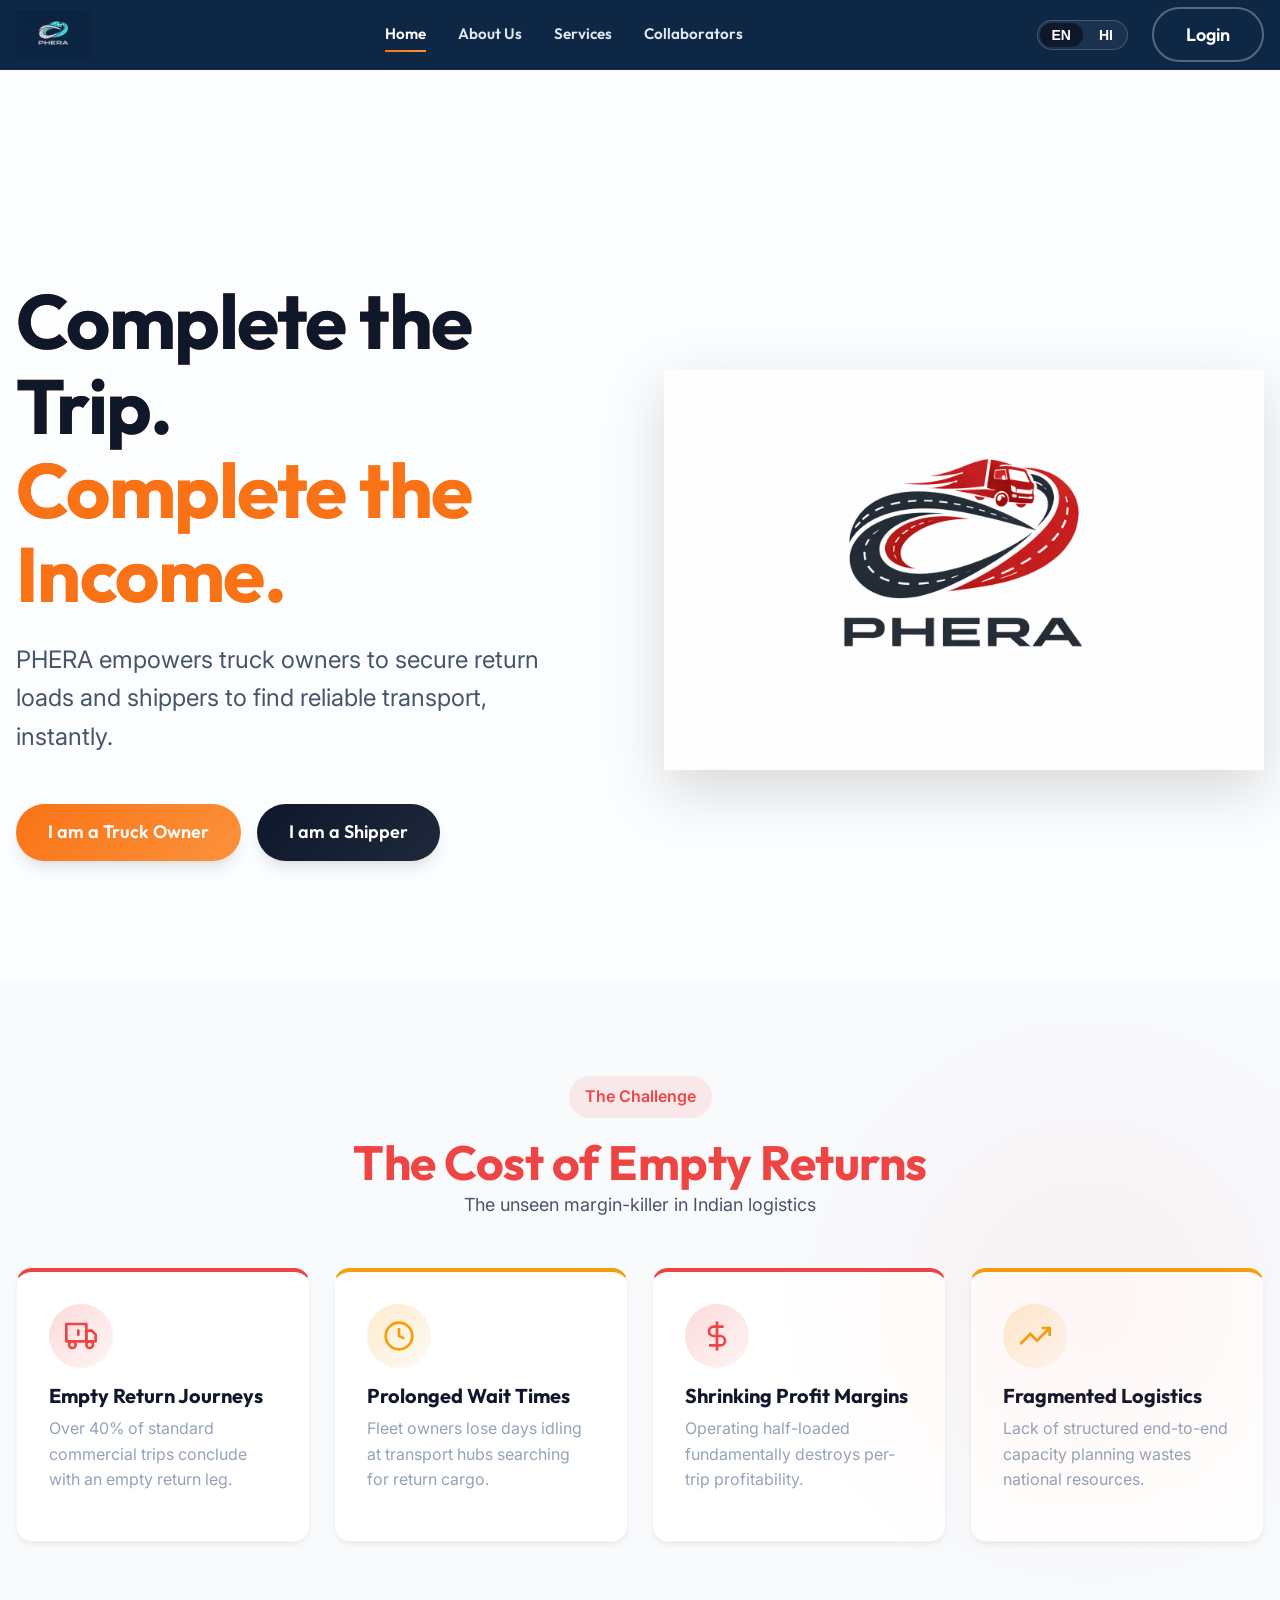
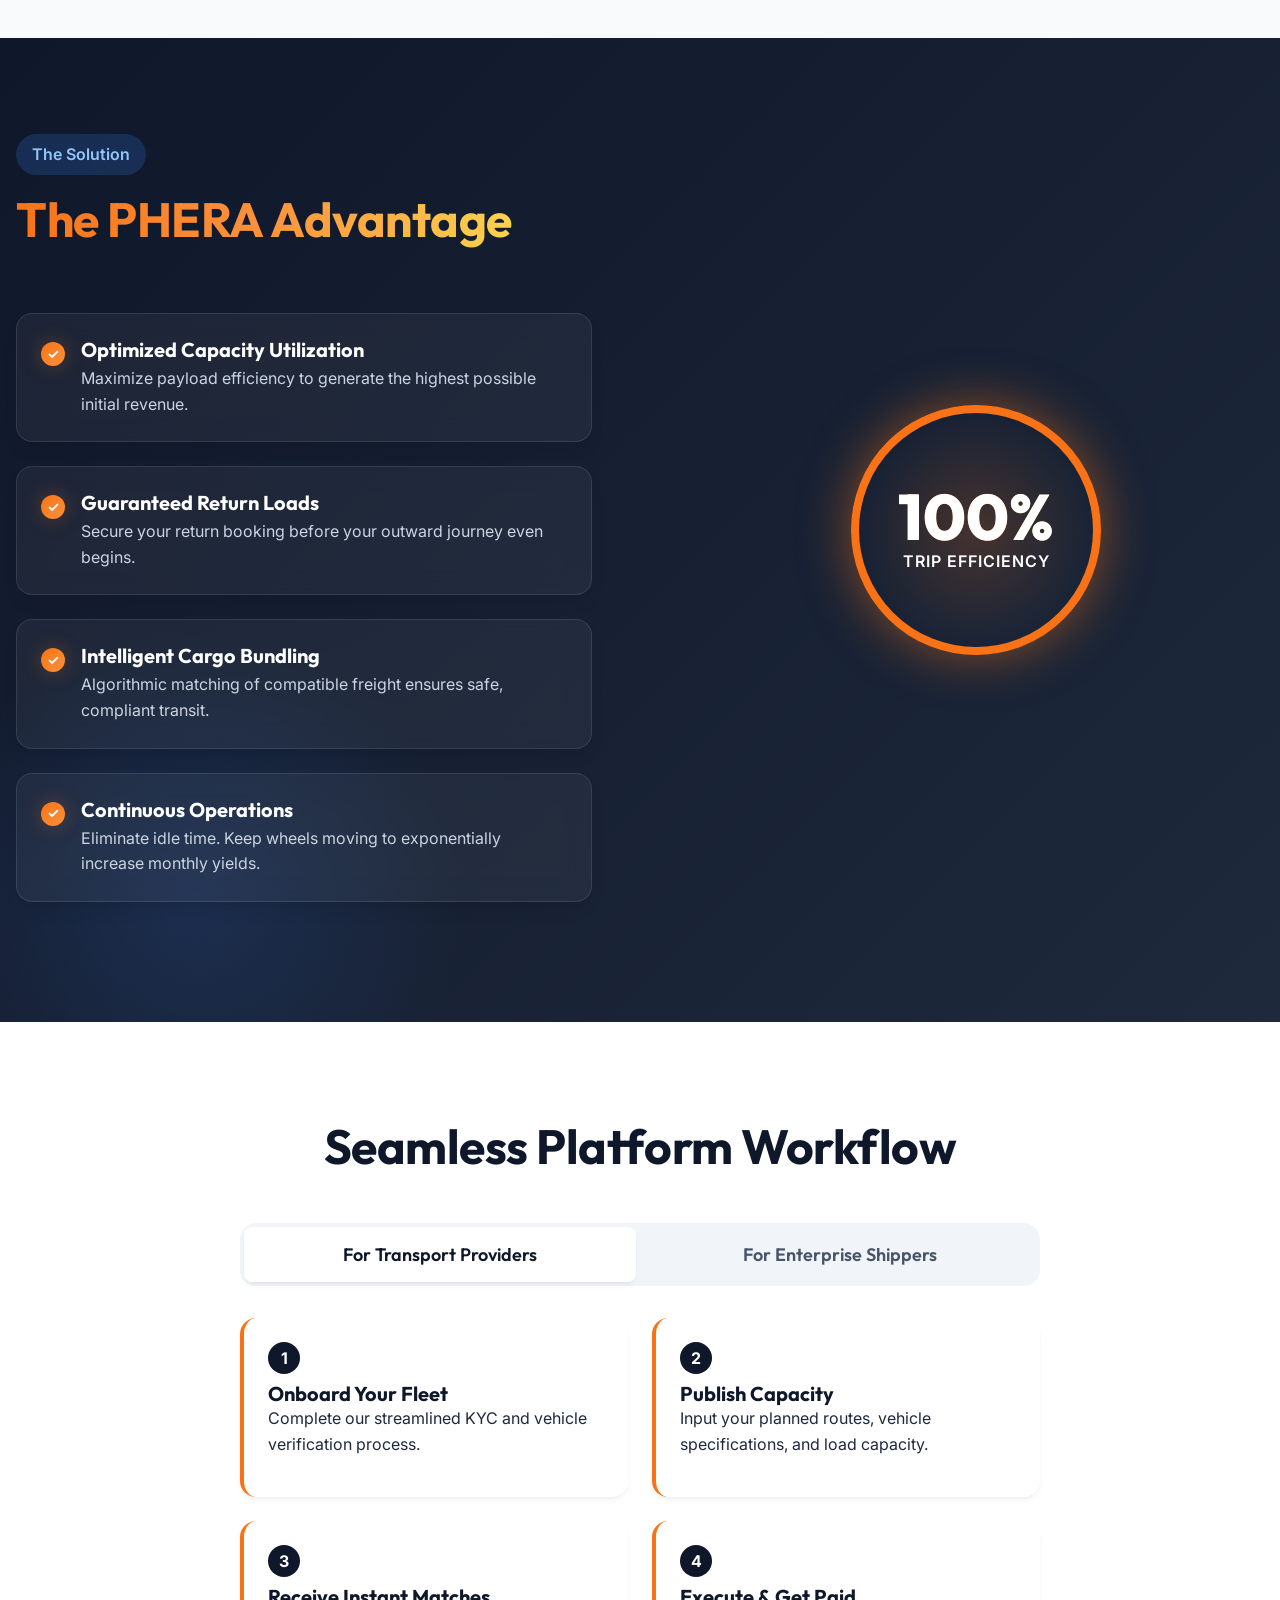
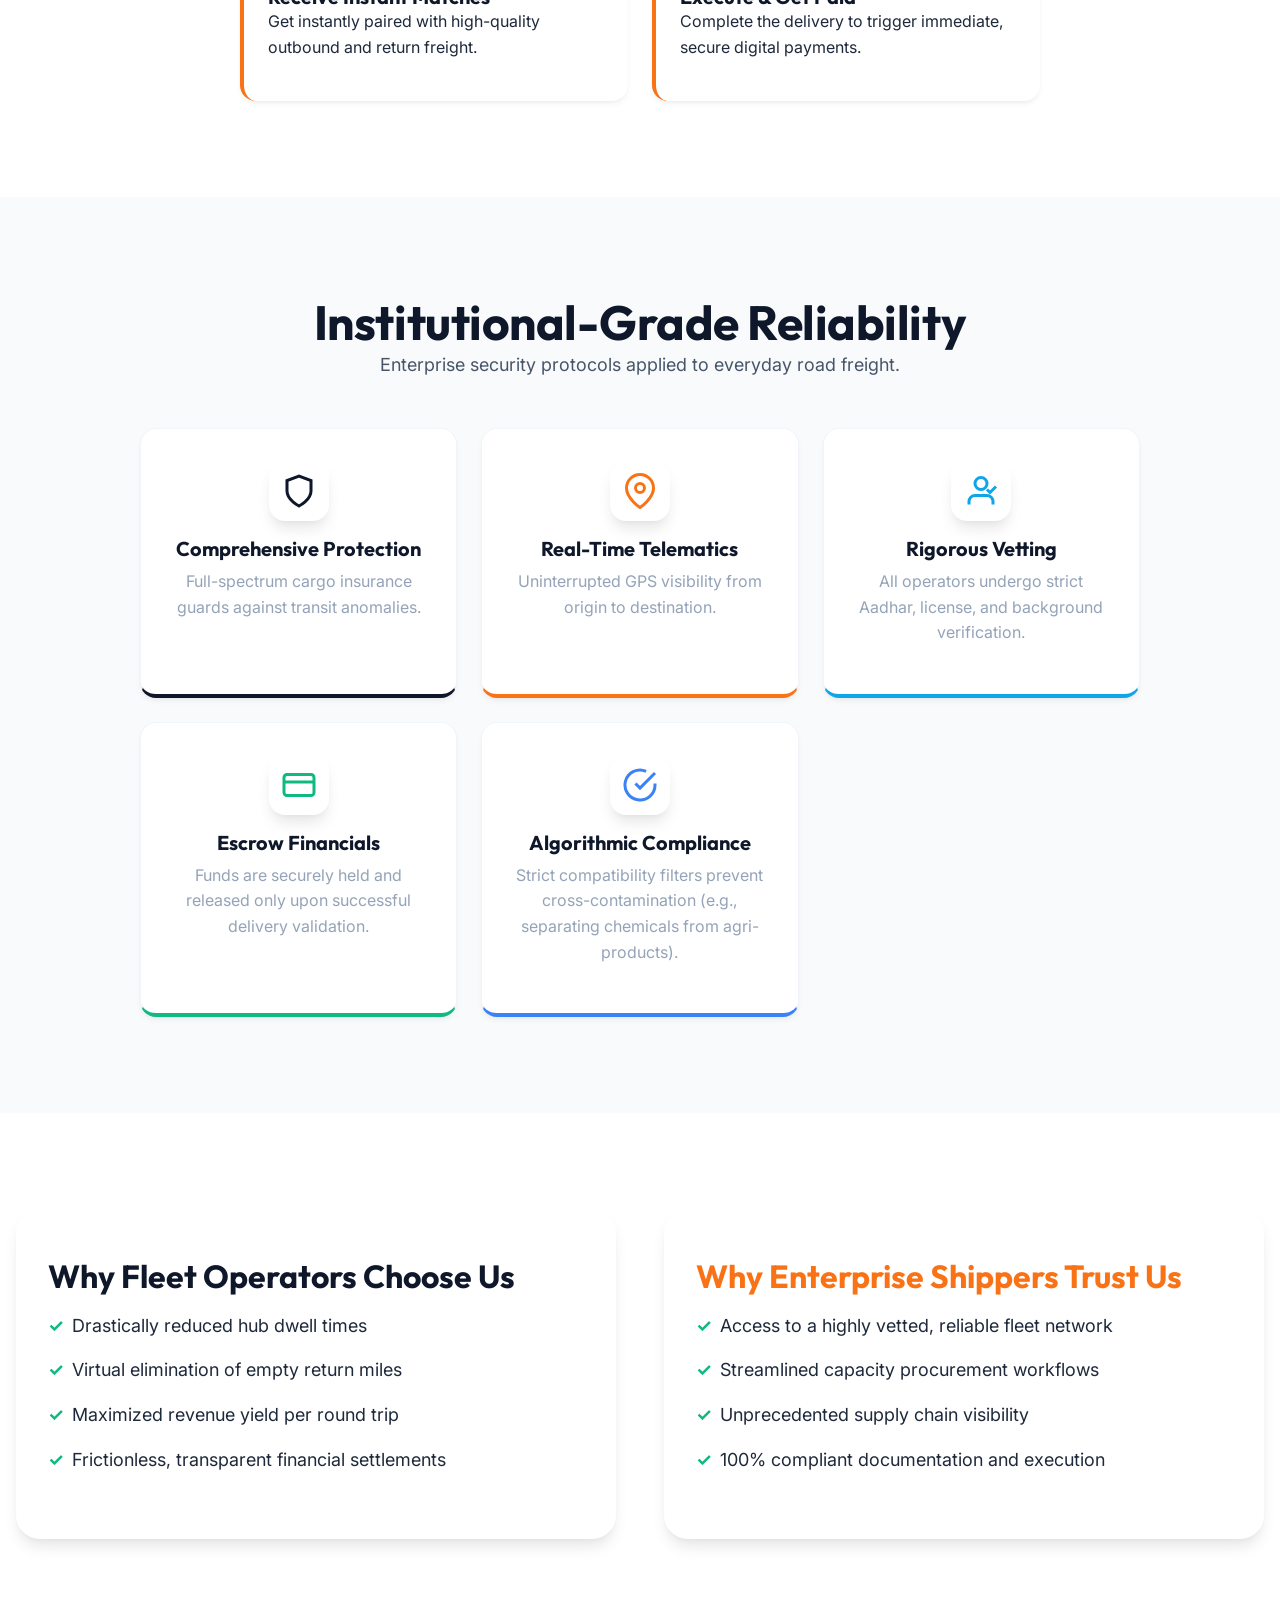
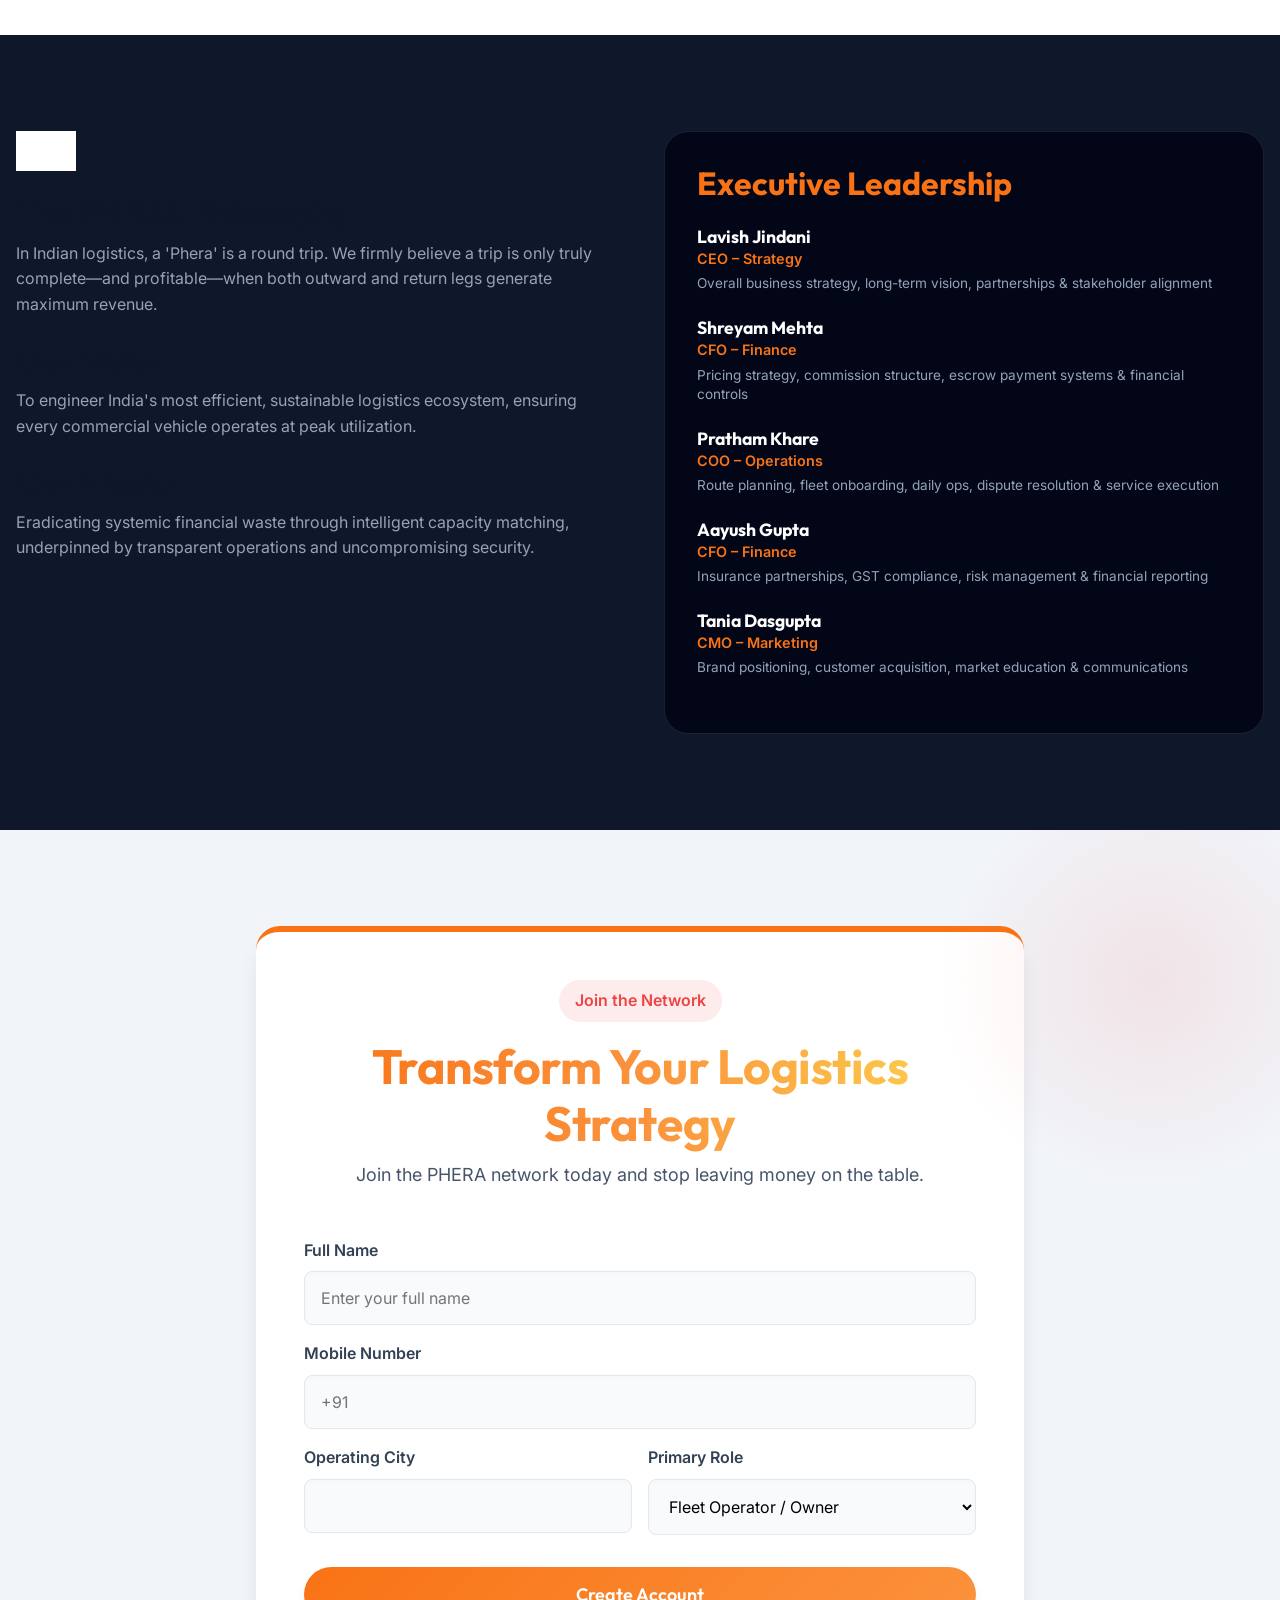
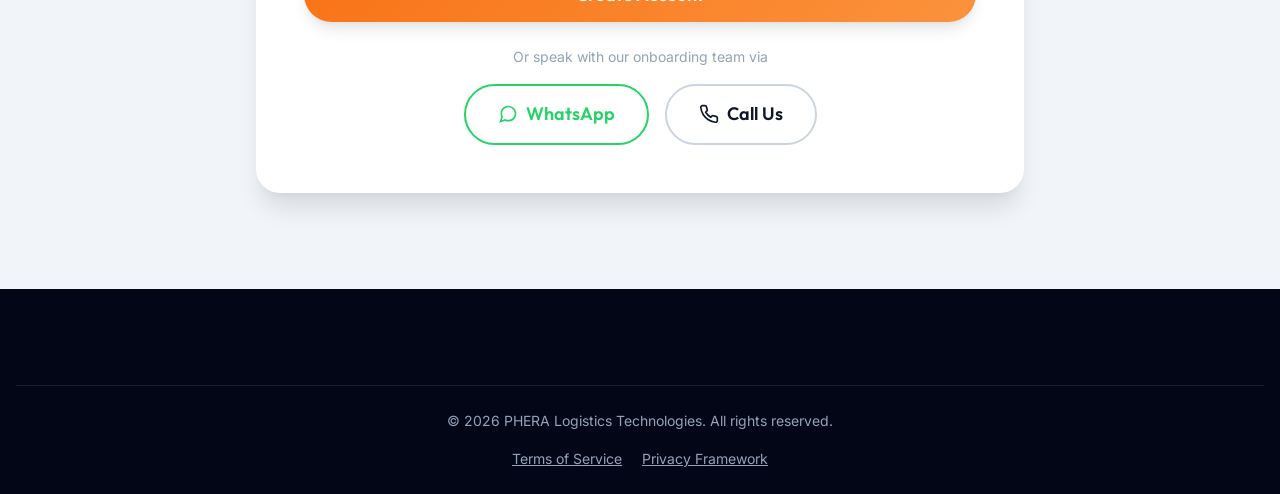
<file: owner-dashboard.html>
<!DOCTYPE html>
<html lang="en">

<head>
    <meta charset="UTF-8">
    <meta name="viewport" content="width=device-width, initial-scale=1.0">
    <title>PHERA | Truck Owner Dashboard</title>
    <link
        href="https://fonts.googleapis.com/css2?family=Inter:wght@400;500;600&family=Outfit:wght@500;600;700&display=swap"
        rel="stylesheet">
    <link rel="stylesheet" href="css/main.css">
    <link rel="stylesheet" href="css/dashboard.css">
</head>

<body class="dashboard-layout" style="display: flex; min-height: 100vh; padding-top: 70px;">
    <!-- Global Navigation Header -->
    <header class="global-header" id="global-header">
        <div class="container header-container">
            <!-- LEFT: Logo -->
            <a href="index.html" class="global-logo">
                <img src="assets/images/Phera Logo.png" alt="PHERA Logo">
            </a>

            <!-- CENTER: Navigation Menu -->
            <nav class="global-nav-menu">
                <a href="index.html#hero" class="global-nav-item" data-i18n="nav-home">Home</a>
                <a href="index.html#company" class="global-nav-item" data-i18n="nav-about">About Us</a>
                <a href="index.html#solution" class="global-nav-item" data-i18n="nav-services">Services</a>
                <a href="index.html#trust" class="global-nav-item" data-i18n="nav-collaborators">Collaborators</a>
            </nav>

            <!-- RIGHT: Actions -->
            <div class="global-header-right">
                <div class="language-toggle"
                    style="background: rgba(255,255,255,0.05); border: 1px solid rgba(255,255,255,0.2); border-radius: var(--radius-full); padding: 2px;">
                    <button class="lang-btn active" data-lang="en"
                        style="color: var(--clr-white); border-radius: var(--radius-full); padding: 0.25rem 0.75rem;">EN</button>
                    <button class="lang-btn" data-lang="hi"
                        style="color: var(--clr-white); border-radius: var(--radius-full); padding: 0.25rem 0.75rem;">HI</button>
                </div>

                <!-- Auth Container (managed by JS) -->
                <div id="global-auth-container">
                    <!-- Injected by auth.js -->
                </div>

                <!-- Mobile Menu Toggle -->
                <button class="hamburger-btn" id="mobile-menu-btn" aria-label="Toggle menu">
                    ☰
                </button>
            </div>
        </div>
    </header>

    <!-- Mobile Menu Overlay -->
    <div class="mobile-menu-overlay" id="mobile-menu-overlay">
        <a href="index.html#hero" class="global-nav-item mobile-item" data-i18n="nav-home">Home</a>
        <a href="index.html#company" class="global-nav-item mobile-item" data-i18n="nav-about">About Us</a>
        <a href="index.html#solution" class="global-nav-item mobile-item" data-i18n="nav-services">Services</a>
        <a href="index.html#trust" class="global-nav-item mobile-item" data-i18n="nav-collaborators">Collaborators</a>
    </div>

    <!-- SIDEBAR FOR DESKTOP -->
    <nav class="dashboard-nav"
        style="background-color: var(--clr-dark); width: 280px; flex-shrink: 0; display: flex; flex-direction: column; position: sticky; top: 70px; height: calc(100vh - 70px); padding: 2rem 1.5rem; z-index: 100;">
        <div style="margin-bottom: 2rem;">
            <span class="badge badge-warning" data-i18n="owner-portal"
                style="display: inline-block; font-size: 1rem; padding: 0.5rem 1rem;">Truck Owner Portal</span>
        </div>

        <div class="nav-links" style="display: flex; flex-direction: column; gap: 0.5rem; flex-grow: 1;">
            <a href="#" class="nav-link active" id="tab-dashboard" data-i18n="dash-home"
                style="padding: 1rem; border-radius: var(--radius-sm); display: flex; align-items: center; gap: 1rem;">
                <svg viewBox="0 0 24 24" width="20" height="20" stroke="currentColor" stroke-width="2" fill="none">
                    <rect x="3" y="3" width="7" height="7"></rect>
                    <rect x="14" y="3" width="7" height="7"></rect>
                    <rect x="14" y="14" width="7" height="7"></rect>
                    <rect x="3" y="14" width="7" height="7"></rect>
                </svg>
                Dashboard
            </a>
            <a href="#" class="nav-link" id="tab-my-trucks" data-i18n="dash-trucks"
                style="padding: 1rem; border-radius: var(--radius-sm); display: flex; align-items: center; gap: 1rem;">
                <svg viewBox="0 0 24 24" width="20" height="20" stroke="currentColor" stroke-width="2" fill="none">
                    <rect x="1" y="3" width="15" height="13"></rect>
                    <polygon points="16 8 20 8 23 11 23 16 16 16 16 8"></polygon>
                    <circle cx="5.5" cy="18.5" r="2.5"></circle>
                    <circle cx="18.5" cy="18.5" r="2.5"></circle>
                </svg>
                My Trucks
            </a>
            <a href="#" class="nav-link" id="tab-matched-loads" data-i18n="dash-loads"
                style="padding: 1rem; border-radius: var(--radius-sm); display: flex; align-items: center; gap: 1rem;">
                <svg viewBox="0 0 24 24" width="20" height="20" stroke="currentColor" stroke-width="2" fill="none">
                    <path d="M22 11.08V12a10 10 0 1 1-5.93-9.14"></path>
                    <polyline points="22 4 12 14.01 9 11.01"></polyline>
                </svg>
                Matched Loads
            </a>
        </div>

    </nav>

    <main class="main-dashboard-content container" style="flex-grow: 1; padding: 2rem 3rem;">

        <!-- View: Dashboard Overview -->
        <div id="view-dashboard" class="dashboard-view active">
            <div class="section-header mb-4">
                <h2 class="color-primary" data-i18n="dash-welcome">Welcome Back</h2>
                <p class="text-gray" id="welcome-message" data-i18n="dash-welcome-desc">Manage your fleet and accept
                    return loads.</p>
            </div>

            <div class="grid grid-3 mb-5">
                <div class="stat-card"
                    style="background: var(--grad-primary); border: none; box-shadow: var(--shadow-md);">
                    <span class="stat-label" data-i18n="stat-active-trucks" style="color: rgba(255,255,255,0.7);">Active
                        Trucks</span>
                    <span class="stat-value" id="stat-trucks-count"
                        style="color: var(--clr-white); font-size: 2.5rem;">0</span>
                </div>
                <div class="stat-card"
                    style="background: var(--grad-orange); border: none; box-shadow: var(--shadow-md);">
                    <span class="stat-label" data-i18n="stat-available-loads"
                        style="color: rgba(255,255,255,0.9);">Matched Loads</span>
                    <span class="stat-value text-white" id="stat-matches-count" style="font-size: 2.5rem;">0</span>
                </div>
                <div class="stat-card" style="border: 1px solid var(--clr-gray-200); box-shadow: var(--shadow-sm);">
                    <span class="stat-label" data-i18n="stat-trips-completed">Trips Completed</span>
                    <span class="stat-value text-success" id="stat-trips-count" style="font-size: 2.5rem;">0</span>
                </div>
            </div>

            <!-- Active Trips Section -->
            <h3 class="mb-3 color-primary" data-i18n="dash-active-trips">Active Trips</h3>
            <div class="card p-0 mb-4">
                <div class="table-responsive">
                    <table class="data-table mb-0" id="active-trips-table">
                        <thead>
                            <tr>
                                <th data-i18n="th-trip-id">Trip ID</th>
                                <th data-i18n="th-truck">Truck</th>
                                <th data-i18n="th-route">Route</th>
                                <th data-i18n="th-status">Status</th>
                                <th data-i18n="th-action">Action</th>
                            </tr>
                        </thead>
                        <tbody>
                            <!-- Dynamic Content -->
                        </tbody>
                    </table>
                </div>
            </div>
        </div>

        <!-- View: My Trucks -->
        <div id="view-my-trucks" class="dashboard-view" style="display: none;">
            <div class="section-header mb-4"
                style="display: flex; justify-content: space-between; align-items: center;">
                <h2 class="color-primary" data-i18n="dash-my-trucks">My Trucks Dashboard</h2>
                <button class="btn btn-primary"
                    onclick="document.getElementById('add-truck-modal').style.display='flex'">+ <span
                        data-i18n="btn-add-truck">Add Truck & Route</span></button>
            </div>

            <div class="card p-0">
                <div class="table-responsive">
                    <table class="data-table mb-0" id="my-trucks-table">
                        <thead>
                            <tr>
                                <th data-i18n="th-reg">Registration</th>
                                <th data-i18n="th-type">Type & Capacity</th>
                                <th data-i18n="th-route-pref">Route Prefs</th>
                                <th data-i18n="th-status">Status</th>
                            </tr>
                        </thead>
                        <tbody>
                            <!-- Dynamic Content -->
                        </tbody>
                    </table>
                </div>
            </div>
        </div>

        <!-- View: Matched Loads -->
        <div id="view-matched-loads" class="dashboard-view" style="display: none;">
            <div class="section-header mb-4">
                <h2 class="color-primary" data-i18n="dash-matches">Available Load Matches</h2>
                <p class="text-gray" data-i18n="dash-matches-desc">Based on your available trucks and capacity.</p>
            </div>

            <div id="matches-container" class="grid grid-2">
                <!-- Matches injected here -->
            </div>
        </div>

    </main>

    <!-- Modal: Add Truck & Availability -->
    <div id="add-truck-modal" class="modal-overlay"
        style="display:none; position:fixed; top:0; left:0; width:100%; height:100%; background:rgba(0,0,0,0.5); z-index:2000; align-items:center; justify-content:center;">
        <div class="card bg-white p-4" style="width: 90%; max-width: 500px; position:relative;">
            <div class="dashboard-modal-header">
                <h3 class="color-primary m-0" data-i18n="modal-add-truck">Post Truck Availability</h3>
                <button onclick="document.getElementById('add-truck-modal').style.display='none'"
                    style="background:none; border:none; font-size:1.5rem; cursor:pointer;">&times;</button>
            </div>

            <form id="form-add-truck">
                <div class="grid grid-2 gap-3 mb-3">
                    <div class="form-group mb-0">
                        <label data-i18n="label-reg">Registration Number</label>
                        <input type="text" id="t-reg" class="form-control" required placeholder="e.g. MH-04-1234">
                    </div>
                    <div class="form-group mb-0">
                        <label data-i18n="label-type">Truck Type</label>
                        <select id="t-type" class="form-control" required>
                            <option value="Open Container">Open Container</option>
                            <option value="Closed Container">Closed Container</option>
                            <option value="Refrigerated">Refrigerated</option>
                            <option value="Flatbed">Flatbed</option>
                        </select>
                    </div>
                </div>

                <div class="form-group">
                    <label data-i18n="label-cap">Capacity Available (Tons)</label>
                    <input type="number" id="t-cap" class="form-control" required placeholder="e.g. 10">
                </div>

                <div class="form-group">
                    <label data-i18n="label-route">Route Prefs (Comma separated cities)</label>
                    <input type="text" id="t-routes" class="form-control" placeholder="e.g. Delhi, Mumbai">
                </div>

                <div class="form-group mb-4">
                    <label data-i18n="label-compat">Compatible Cargo Types</label>
                    <select id="t-compat" class="form-control" multiple style="height: 100px;">
                        <option value="packaged" selected>Packaged Goods</option>
                        <option value="textiles" selected>Textiles</option>
                        <option value="electronics" selected>Electronics</option>
                        <option value="food">Food</option>
                        <option value="chemicals">Chemicals</option>
                        <option value="fragile">Fragile Items</option>
                    </select>
                    <small class="text-gray" style="font-size: 0.75rem;">Hold Ctrl/Cmd to select multiple</small>
                </div>

                <button type="submit" class="btn btn-primary btn-block" data-i18n="btn-post-avail">Post
                    Availability</button>
            </form>
        </div>
    </div>

    <!-- Scripts -->
    <script src="js/db.js"></script>
    <script src="js/auth.js"></script>
    <script src="js/i18n.js"></script>
    <script src="js/owner.js"></script>

    <!-- Floating WhatsApp Button -->
    <a href="https://wa.me/91XXXXXXXXXX" target="_blank" class="whatsapp-float" aria-label="Chat on WhatsApp">
        <svg viewBox="0 0 24 24" fill="none" xmlns="http://www.w3.org/2000/svg">
            <path
                d="M17.472 14.382c-.297-.149-1.758-.867-2.03-.967-.273-.099-.471-.148-.67.15-.197.297-.767.966-.94 1.164-.173.199-.347.223-.644.075-.297-.15-1.255-.463-2.39-1.475-.888-.788-1.489-1.761-1.663-2.059-.173-.297-.018-.458.13-.606.134-.133.298-.347.446-.52.149-.174.198-.298.298-.497.099-.198.05-.371-.025-.52-.075-.149-.669-1.612-.916-2.207-.242-.579-.487-.5-.669-.51h-.57c-.198 0-.52.074-.792.372-.272.297-1.04 1.016-1.04 2.479 0 1.462 1.065 2.875 1.213 3.074.149.198 2.096 3.2 5.077 4.487.709.306 1.262.489 1.694.625.712.227 1.36.195 1.871.118.571-.085 1.758-.719 2.006-1.413.248-.694.248-1.289.173-1.413-.074-.124-.272-.198-.57-.347m-5.421 7.403h-.004a9.87 9.87 0 01-5.031-1.378l-.361-.214-3.741.982.998-3.648-.235-.374a9.86 9.86 0 01-1.51-5.26c.001-5.45 4.436-9.884 9.888-9.884 2.64 0 5.122 1.03 6.988 2.898a9.825 9.825 0 012.893 6.994c-.003 5.45-4.437 9.884-9.885 9.884m8.413-18.297A11.815 11.815 0 0012.05 0C5.495 0 .16 5.335.157 11.892c0 2.096.547 4.142 1.588 5.945L.057 24l6.305-1.654a11.882 11.882 0 005.683 1.448h.005c6.554 0 11.89-5.335 11.893-11.893a11.821 11.821 0 00-3.48-8.413z"
                fill="currentColor"></path>
        </svg>
    </a>
</body>

</html>
</file>
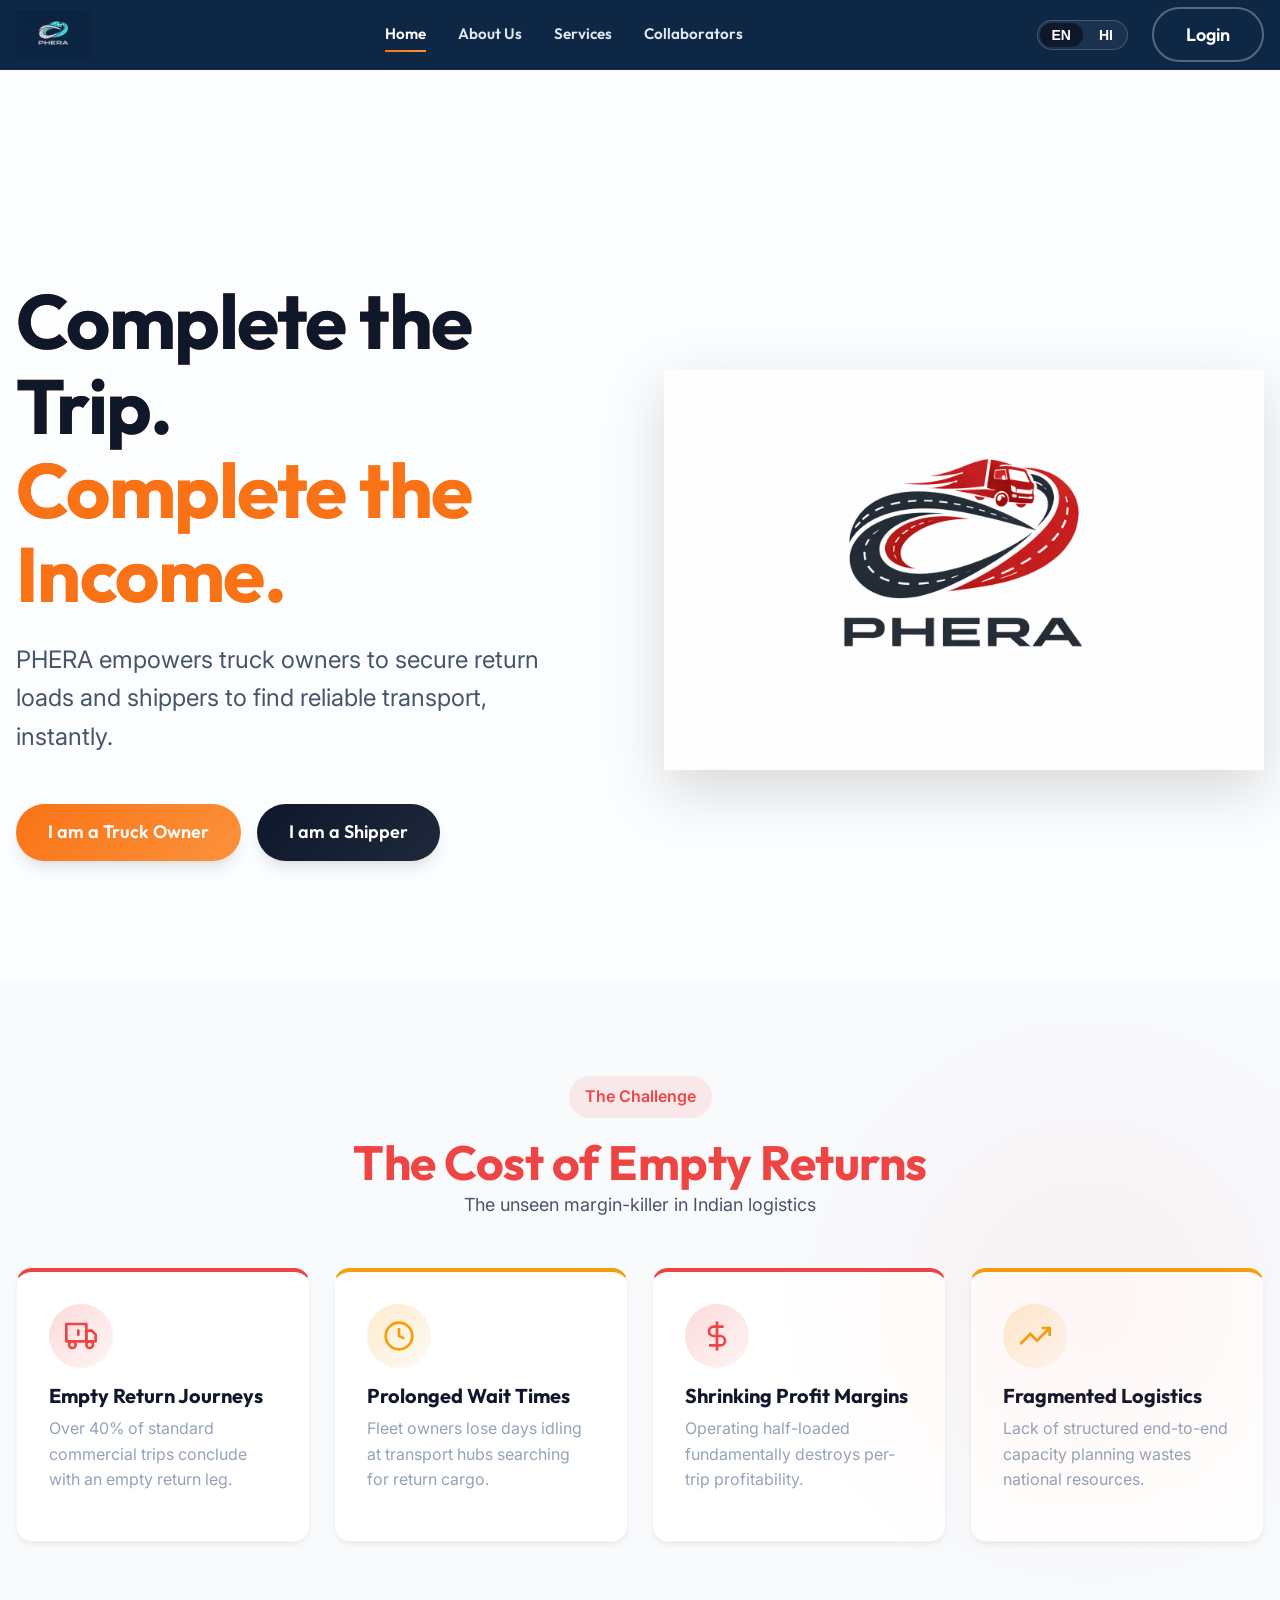
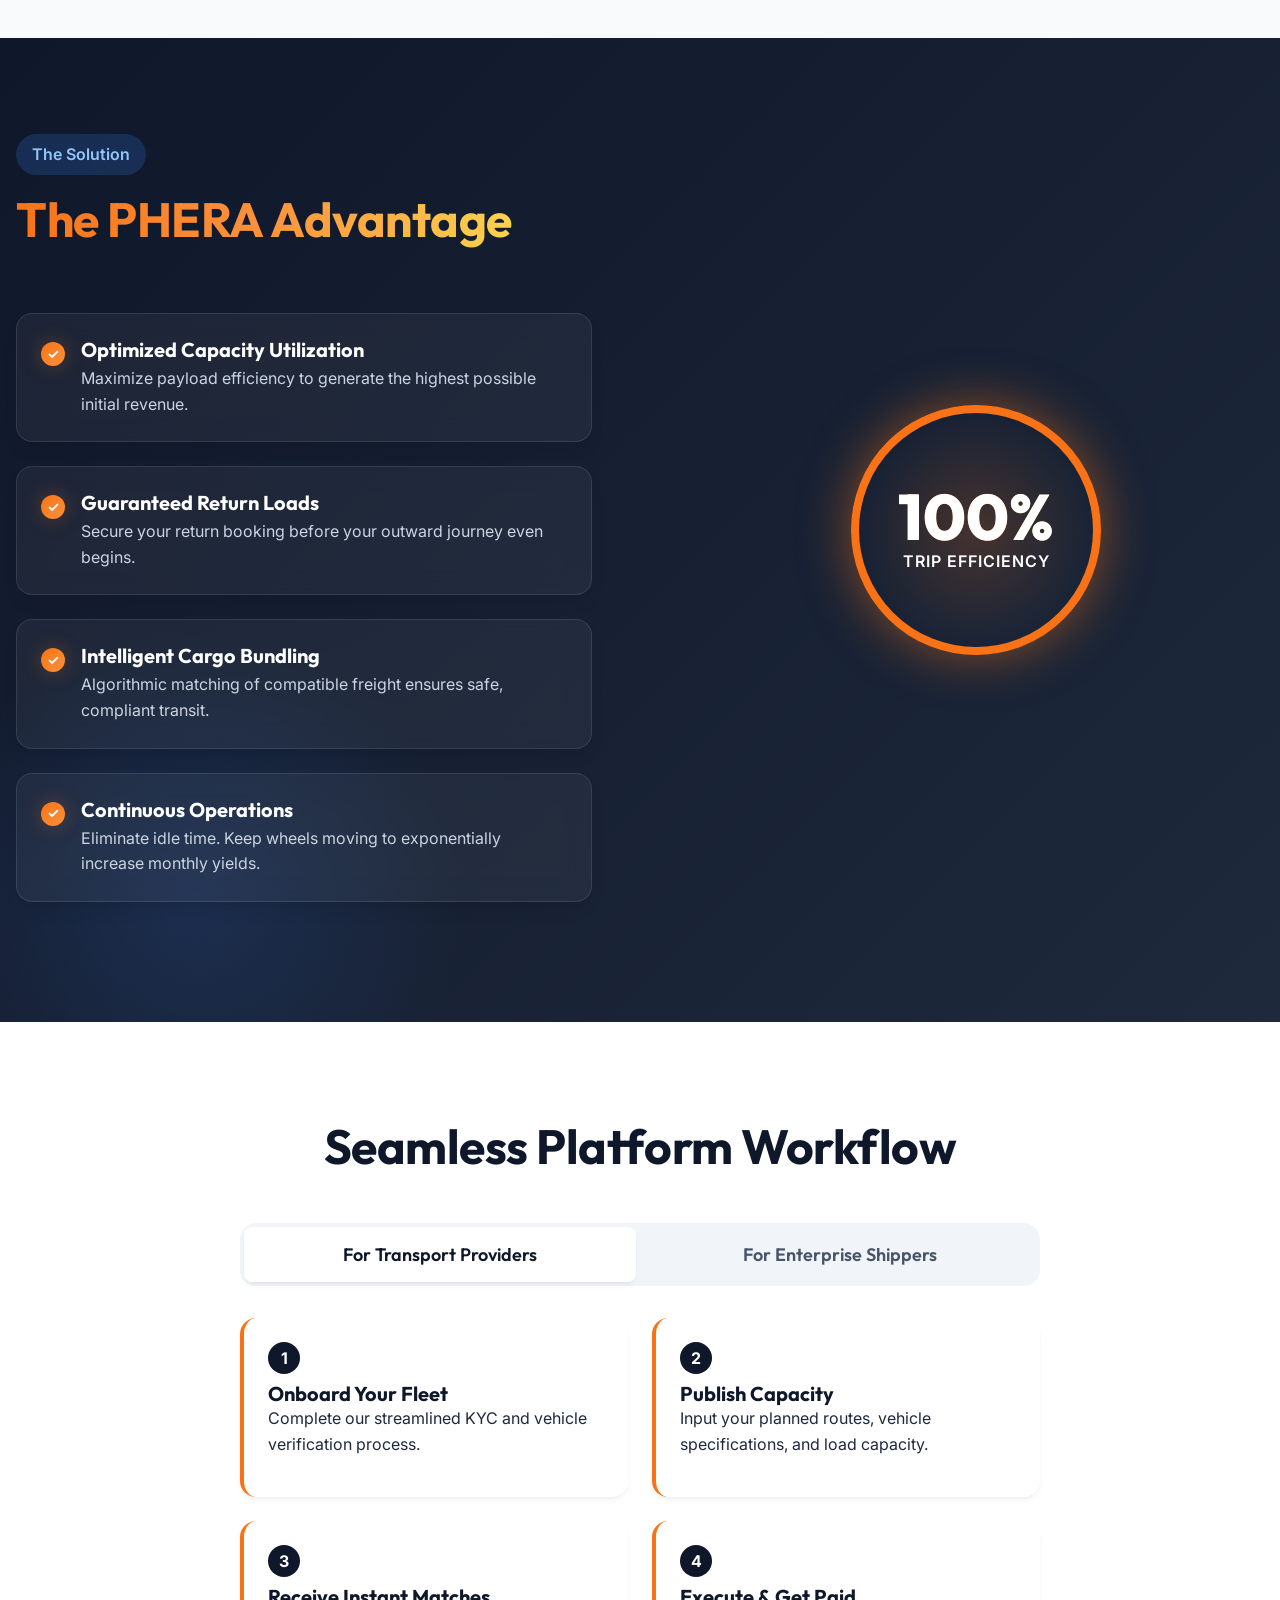
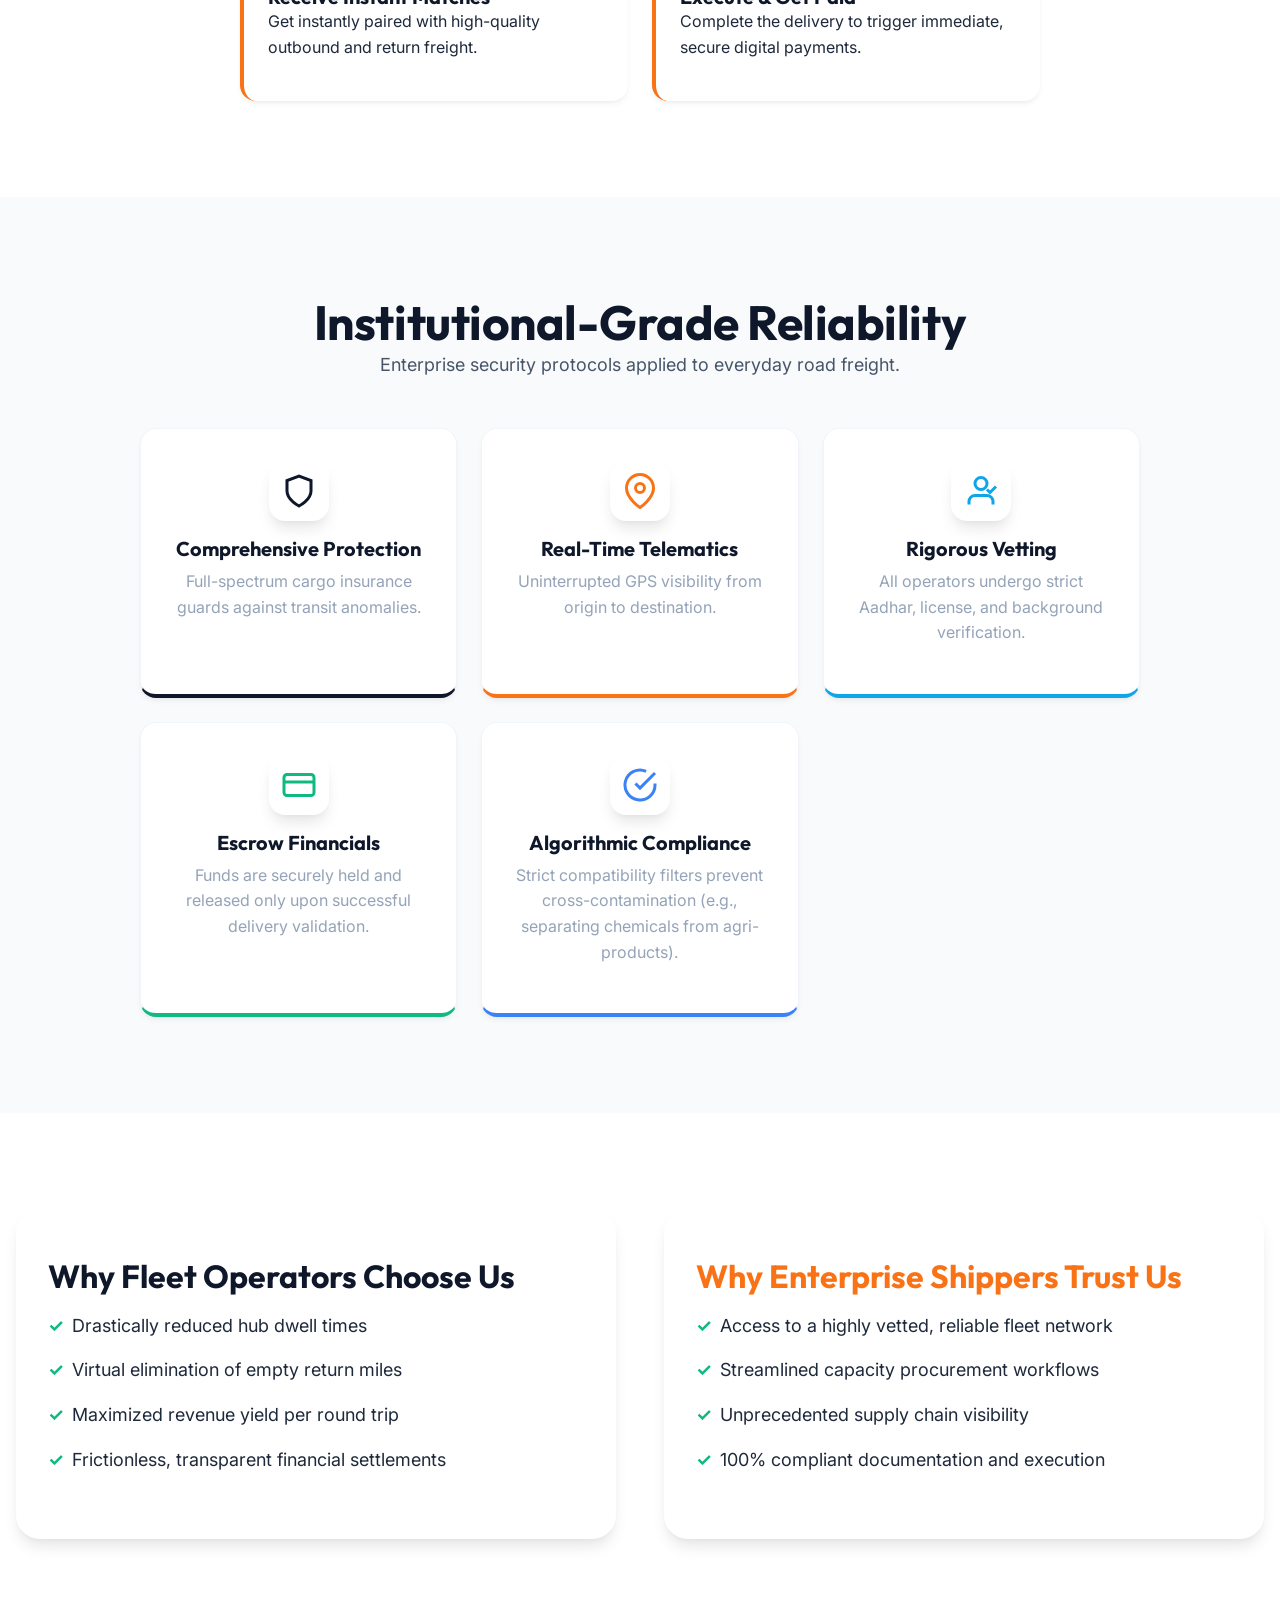
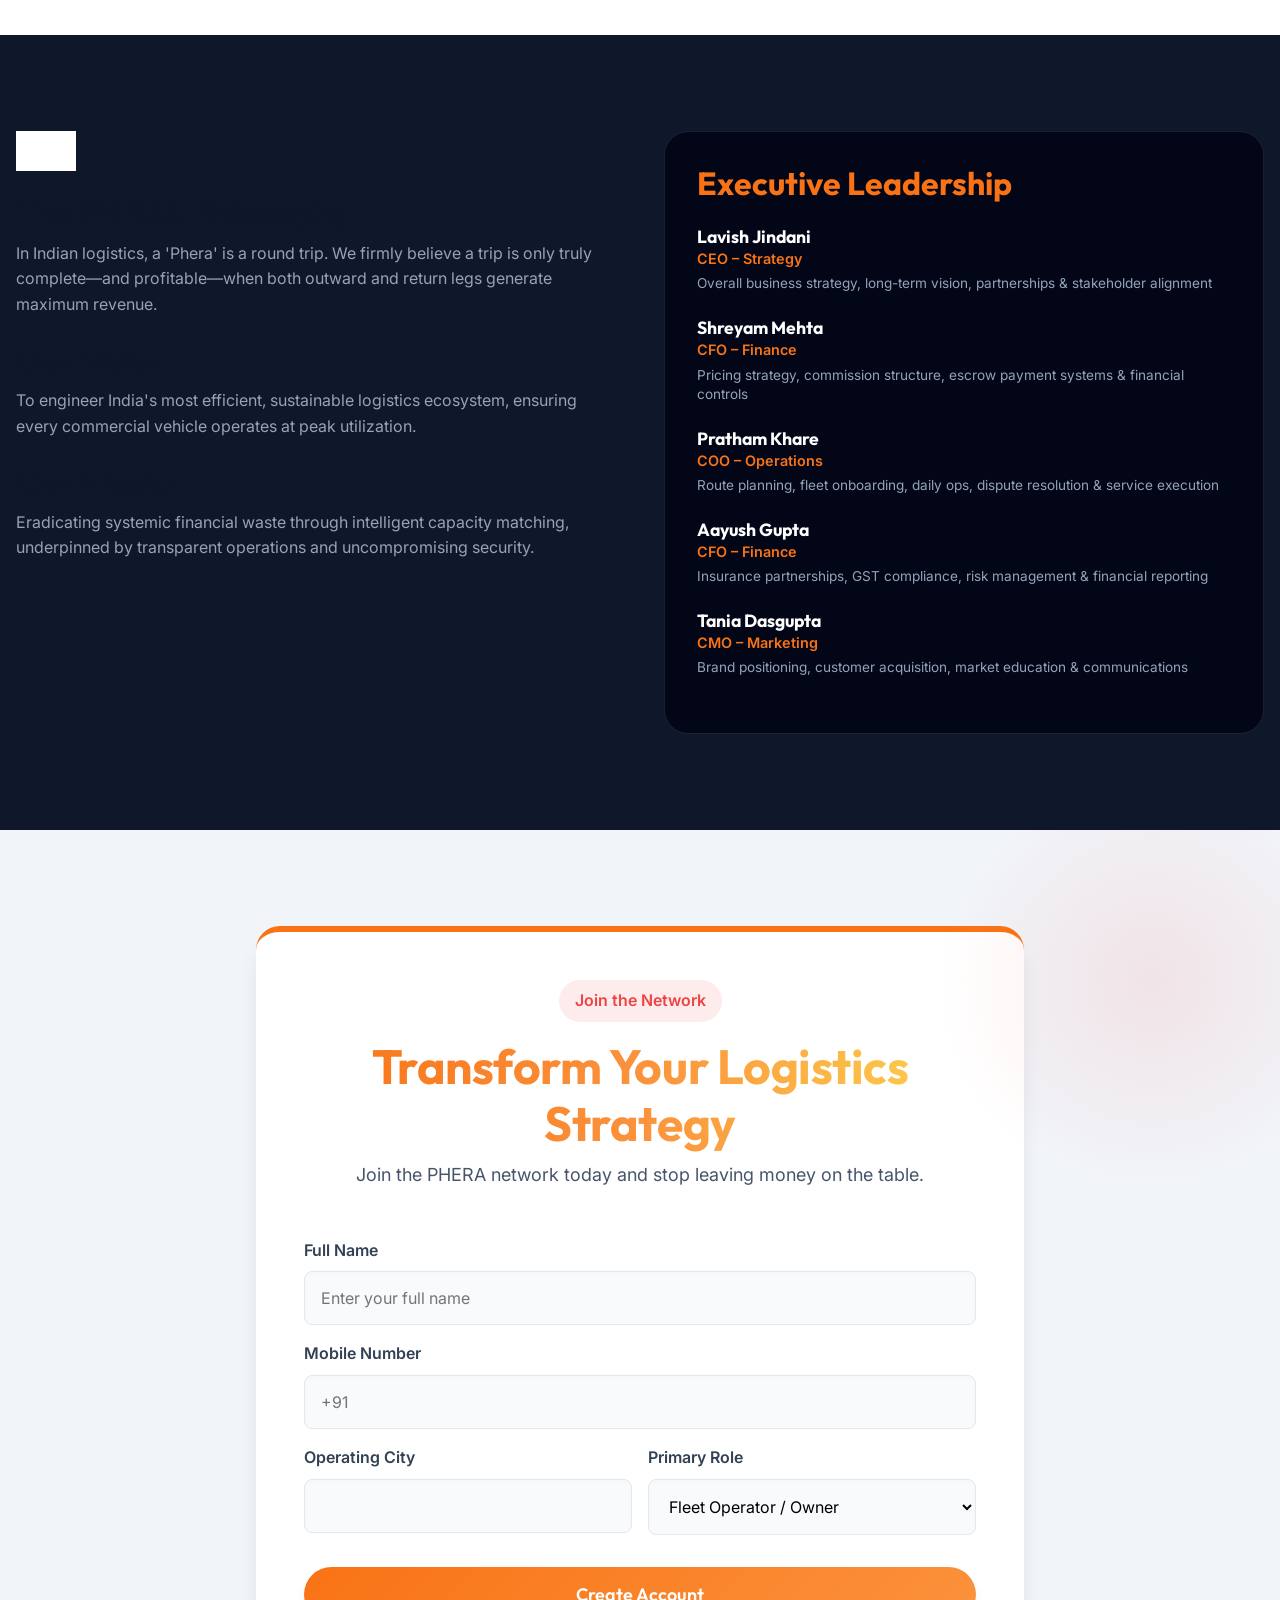
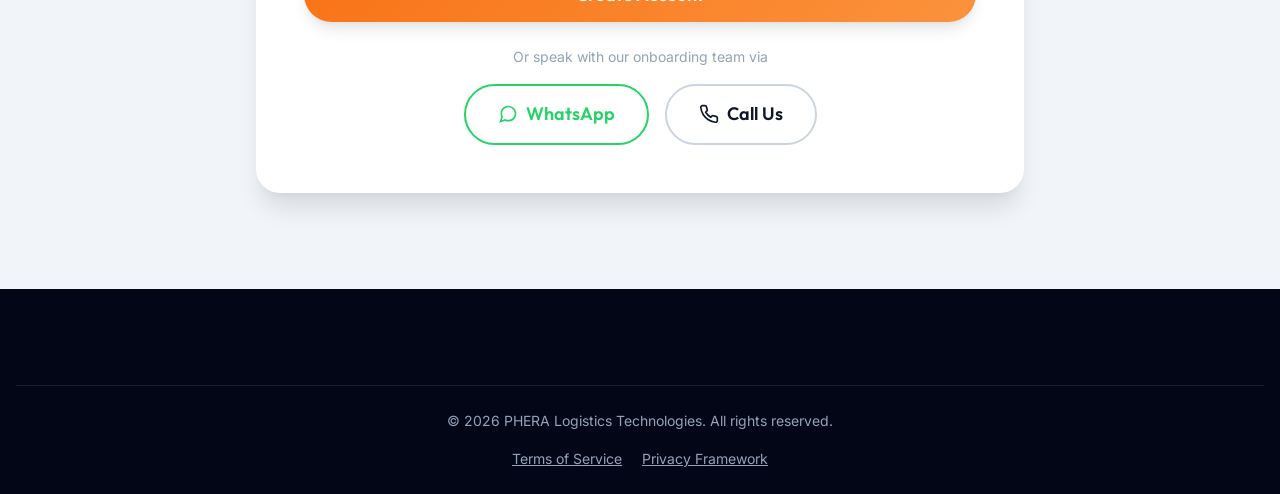
<file: shipper-dashboard.html>
<!DOCTYPE html>
<html lang="en">

<head>
    <meta charset="UTF-8">
    <meta name="viewport" content="width=device-width, initial-scale=1.0">
    <title>PHERA | Shipper Dashboard</title>
    <link
        href="https://fonts.googleapis.com/css2?family=Inter:wght@400;500;600&family=Outfit:wght@500;600;700&display=swap"
        rel="stylesheet">
    <link rel="stylesheet" href="css/main.css">
    <link rel="stylesheet" href="css/dashboard.css">
</head>

<body class="dashboard-layout" style="display: flex; min-height: 100vh; padding-top: 70px;">
    <!-- Global Navigation Header -->
    <header class="global-header" id="global-header">
        <div class="container header-container">
            <!-- LEFT: Logo -->
            <a href="index.html" class="global-logo">
                <img src="assets/images/Phera Logo.png" alt="PHERA Logo">
            </a>

            <!-- CENTER: Navigation Menu -->
            <nav class="global-nav-menu">
                <a href="index.html#hero" class="global-nav-item" data-i18n="nav-home">Home</a>
                <a href="index.html#company" class="global-nav-item" data-i18n="nav-about">About Us</a>
                <a href="index.html#solution" class="global-nav-item" data-i18n="nav-services">Services</a>
                <a href="index.html#trust" class="global-nav-item" data-i18n="nav-collaborators">Collaborators</a>
            </nav>

            <!-- RIGHT: Actions -->
            <div class="global-header-right">
                <div class="language-toggle"
                    style="background: rgba(255,255,255,0.05); border: 1px solid rgba(255,255,255,0.2); border-radius: var(--radius-full); padding: 2px;">
                    <button class="lang-btn active" data-lang="en"
                        style="color: var(--clr-white); border-radius: var(--radius-full); padding: 0.25rem 0.75rem;">EN</button>
                    <button class="lang-btn" data-lang="hi"
                        style="color: var(--clr-white); border-radius: var(--radius-full); padding: 0.25rem 0.75rem;">HI</button>
                </div>

                <!-- Auth Container (managed by JS) -->
                <div id="global-auth-container">
                    <!-- Injected by auth.js -->
                </div>

                <!-- Mobile Menu Toggle -->
                <button class="hamburger-btn" id="mobile-menu-btn" aria-label="Toggle menu">
                    ☰
                </button>
            </div>
        </div>
    </header>

    <!-- Mobile Menu Overlay -->
    <div class="mobile-menu-overlay" id="mobile-menu-overlay">
        <a href="index.html#hero" class="global-nav-item mobile-item" data-i18n="nav-home">Home</a>
        <a href="index.html#company" class="global-nav-item mobile-item" data-i18n="nav-about">About Us</a>
        <a href="index.html#solution" class="global-nav-item mobile-item" data-i18n="nav-services">Services</a>
        <a href="index.html#trust" class="global-nav-item mobile-item" data-i18n="nav-collaborators">Collaborators</a>
    </div>

    <!-- SIDEBAR FOR DESKTOP -->
    <nav class="dashboard-nav"
        style="background-color: var(--clr-dark); width: 280px; flex-shrink: 0; display: flex; flex-direction: column; position: sticky; top: 70px; height: calc(100vh - 70px); padding: 2rem 1.5rem; z-index: 100;">
        <div style="margin-bottom: 2rem;">
            <span class="badge badge-warning" data-i18n="shipper-portal"
                style="display: inline-block; font-size: 1rem; padding: 0.5rem 1rem;">Shipper Portal</span>
        </div>

        <div class="nav-links" style="display: flex; flex-direction: column; gap: 0.5rem; flex-grow: 1;">
            <a href="#" class="nav-link active" id="tab-dashboard" data-i18n="dash-overview"
                style="padding: 1rem; border-radius: var(--radius-sm); display: flex; align-items: center; gap: 1rem;">
                <svg viewBox="0 0 24 24" width="20" height="20" stroke="currentColor" stroke-width="2" fill="none">
                    <rect x="3" y="3" width="7" height="7"></rect>
                    <rect x="14" y="3" width="7" height="7"></rect>
                    <rect x="14" y="14" width="7" height="7"></rect>
                    <rect x="3" y="14" width="7" height="7"></rect>
                </svg>
                Overview
            </a>
            <a href="#" class="nav-link" id="tab-my-loads" data-i18n="dash-my-loads"
                style="padding: 1rem; border-radius: var(--radius-sm); display: flex; align-items: center; gap: 1rem;">
                <svg viewBox="0 0 24 24" width="20" height="20" stroke="currentColor" stroke-width="2" fill="none">
                    <rect x="2" y="7" width="20" height="14" rx="2" ry="2"></rect>
                    <path d="M16 21V5a2 2 0 0 0-2-2h-4a2 2 0 0 0-2 2v16"></path>
                </svg>
                My Loads
            </a>
            <a href="#" class="nav-link" id="tab-find-trucks" data-i18n="dash-find-trucks"
                style="padding: 1rem; border-radius: var(--radius-sm); display: flex; align-items: center; gap: 1rem;">
                <svg viewBox="0 0 24 24" width="20" height="20" stroke="currentColor" stroke-width="2" fill="none">
                    <circle cx="11" cy="11" r="8"></circle>
                    <line x1="21" y1="21" x2="16.65" y2="16.65"></line>
                </svg>
                Find Trucks
            </a>
        </div>

    </nav>

    <main class="main-dashboard-content container" style="flex-grow: 1; padding: 2rem 3rem;">

        <!-- View: Dashboard Overview -->
        <div id="view-dashboard" class="dashboard-view active">
            <div class="section-header mb-4">
                <h2 class="color-primary" data-i18n="shipper-welcome">Shipper Overview</h2>
                <p class="text-gray" data-i18n="shipper-welcome-desc">Manage your shipments, track deliveries, and
                    escrow payments.</p>
            </div>

            <div class="grid grid-3 mb-5">
                <div class="stat-card"
                    style="background: var(--grad-primary); border: none; box-shadow: var(--shadow-md);">
                    <span class="stat-label" data-i18n="stat-active-ships" style="color: rgba(255,255,255,0.7);">Active
                        Shipments</span>
                    <span class="stat-value" id="stat-loads-count"
                        style="color: var(--clr-white); font-size: 2.5rem;">0</span>
                </div>
                <div class="stat-card"
                    style="background: var(--grad-orange); border: none; box-shadow: var(--shadow-md);">
                    <span class="stat-label" data-i18n="stat-in-transit"
                        style="color: rgba(255,255,255,0.9);">In-Transit (Escrow)</span>
                    <span class="stat-value text-white" id="stat-transit-count" style="font-size: 2.5rem;">0</span>
                </div>
                <div class="stat-card" style="border: 1px solid var(--clr-gray-200); box-shadow: var(--shadow-sm);">
                    <span class="stat-label" data-i18n="stat-total-spent">Total Spent (₹)</span>
                    <span class="stat-value text-success" id="stat-spent-count" style="font-size: 2.5rem;">0</span>
                </div>
            </div>

            <!-- Active Trips Tracking -->
            <h3 class="mb-3 color-primary" data-i18n="dash-ship-track">Shipment Tracking</h3>
            <div class="card p-0 mb-4">
                <div class="table-responsive">
                    <table class="data-table mb-0" id="active-trips-table">
                        <thead>
                            <tr>
                                <th data-i18n="th-trip-id">Tracking ID</th>
                                <th data-i18n="th-route">Route</th>
                                <th data-i18n="th-truck">Truck Assigned</th>
                                <th data-i18n="th-status">Status</th>
                                <th data-i18n="th-action">Actions</th>
                            </tr>
                        </thead>
                        <tbody>
                            <!-- Dynamic Content -->
                        </tbody>
                    </table>
                </div>
            </div>
        </div>

        <!-- View: My Loads -->
        <div id="view-my-loads" class="dashboard-view" style="display: none;">
            <div class="section-header mb-4"
                style="display: flex; justify-content: space-between; align-items: center;">
                <h2 class="color-primary" data-i18n="dash-posted-loads">My Posted Loads</h2>
                <button class="btn btn-secondary"
                    onclick="document.getElementById('add-load-modal').style.display='flex'" data-i18n="btn-post-load">+
                    Post New Load</button>
            </div>

            <div class="card p-0">
                <div class="table-responsive">
                    <table class="data-table mb-0" id="my-loads-table">
                        <thead>
                            <tr>
                                <th data-i18n="th-route">Route</th>
                                <th data-i18n="th-cargo">Cargo Type</th>
                                <th data-i18n="th-weight">Weight</th>
                                <th data-i18n="th-date">Date Needed</th>
                                <th data-i18n="th-status">Status</th>
                            </tr>
                        </thead>
                        <tbody>
                            <!-- Dynamic Content -->
                        </tbody>
                    </table>
                </div>
            </div>
        </div>

        <!-- View: Find Trucks -->
        <div id="view-find-trucks" class="dashboard-view" style="display: none;">
            <div class="section-header mb-4">
                <h2 class="color-primary" data-i18n="dash-discover">Discover Available Trucks</h2>
                <p class="text-gray" data-i18n="dash-discover-desc">Search live PHERA supply data for trucks near you.
                </p>
            </div>

            <div class="card p-4 mb-4 bg-light shadow-sm">
                <form id="search-form" class="grid grid-3 align-center">
                    <div class="form-group mb-0">
                        <label data-i18n="label-pickup">Pickup City</label>
                        <input type="text" id="search-city" class="form-control" placeholder="e.g. Delhi">
                    </div>
                    <div class="form-group mb-0">
                        <label data-i18n="label-cap">Required Capacity (Tons)</label>
                        <input type="number" id="search-cap" class="form-control" placeholder="e.g. 5">
                    </div>
                    <div class="form-group mb-0" style="margin-top: 1.5rem;">
                        <button type="button" class="btn btn-secondary btn-block" onclick="searchTrucks()"
                            data-i18n="btn-search-fleet">Search Fleet</button>
                    </div>
                </form>
            </div>

            <h3 class="mb-3" data-i18n="live-supply">Live Truck Supply</h3>
            <div class="table-responsive bg-white card-radius shadow">
                <table class="data-table mb-0" id="search-results-table">
                    <thead>
                        <tr>
                            <th data-i18n="th-reg">Registration</th>
                            <th data-i18n="th-curr-city">Current City</th>
                            <th data-i18n="th-avail-cap">Available Capacity</th>
                            <th data-i18n="label-compat">Compatible Cargo</th>
                            <th data-i18n="th-action">Action</th>
                        </tr>
                    </thead>
                    <tbody>
                        <!-- Dynamic Results -->
                    </tbody>
                </table>
            </div>
        </div>

    </main>

    <!-- Modal: Post Load -->
    <div id="add-load-modal" class="modal-overlay"
        style="display:none; position:fixed; top:0; left:0; width:100%; height:100%; background:rgba(0,0,0,0.5); z-index:2000; align-items:center; justify-content:center;">
        <div class="card bg-white p-4" style="width: 90%; max-width: 500px; position:relative;">
            <div class="dashboard-modal-header">
                <h3 class="color-primary m-0" data-i18n="btn-post-load">Post Shipment Requirement</h3>
                <button onclick="document.getElementById('add-load-modal').style.display='none'"
                    style="background:none; border:none; font-size:1.5rem; cursor:pointer;">&times;</button>
            </div>

            <form id="form-add-load">
                <div class="grid grid-2 gap-3 mb-3">
                    <div class="form-group mb-0">
                        <label data-i18n="label-pickup">Pickup City</label>
                        <input type="text" id="s-pickup" class="form-control" required placeholder="From">
                    </div>
                    <div class="form-group mb-0">
                        <label data-i18n="label-deliv">Delivery City</label>
                        <input type="text" id="s-deliv" class="form-control" required placeholder="To">
                    </div>
                </div>

                <div class="grid grid-2 gap-3 mb-3">
                    <div class="form-group mb-0">
                        <label data-i18n="th-cargo">Cargo Type</label>
                        <select id="s-cargo" class="form-control" required>
                            <option value="packaged">Packaged Goods</option>
                            <option value="textiles">Textiles</option>
                            <option value="electronics">Electronics</option>
                            <option value="food">Food/Agri</option>
                            <option value="chemicals">Chemicals</option>
                            <option value="fragile">Fragile Items</option>
                        </select>
                    </div>
                    <div class="form-group mb-0">
                        <label data-i18n="th-weight">Weight (Tons)</label>
                        <input type="number" id="s-weight" class="form-control" required placeholder="e.g. 5">
                    </div>
                </div>

                <div class="form-group mb-4">
                    <label data-i18n="label-date">Pickup Date</label>
                    <input type="date" id="s-date" class="form-control" required>
                </div>

                <button type="submit" class="btn btn-secondary btn-block" data-i18n="btn-post-phera">Post Load to Phera
                    Exchange</button>
            </form>
        </div>
    </div>

    <!-- Scripts -->
    <script src="js/db.js"></script>
    <script src="js/auth.js"></script>
    <script src="js/i18n.js"></script>
    <script src="js/shipper.js"></script>

    <!-- Floating WhatsApp Button -->
    <a href="https://wa.me/91XXXXXXXXXX" target="_blank" class="whatsapp-float" aria-label="Chat on WhatsApp">
        <svg viewBox="0 0 24 24" fill="none" xmlns="http://www.w3.org/2000/svg">
            <path
                d="M17.472 14.382c-.297-.149-1.758-.867-2.03-.967-.273-.099-.471-.148-.67.15-.197.297-.767.966-.94 1.164-.173.199-.347.223-.644.075-.297-.15-1.255-.463-2.39-1.475-.888-.788-1.489-1.761-1.663-2.059-.173-.297-.018-.458.13-.606.134-.133.298-.347.446-.52.149-.174.198-.298.298-.497.099-.198.05-.371-.025-.52-.075-.149-.669-1.612-.916-2.207-.242-.579-.487-.5-.669-.51h-.57c-.198 0-.52.074-.792.372-.272.297-1.04 1.016-1.04 2.479 0 1.462 1.065 2.875 1.213 3.074.149.198 2.096 3.2 5.077 4.487.709.306 1.262.489 1.694.625.712.227 1.36.195 1.871.118.571-.085 1.758-.719 2.006-1.413.248-.694.248-1.289.173-1.413-.074-.124-.272-.198-.57-.347m-5.421 7.403h-.004a9.87 9.87 0 01-5.031-1.378l-.361-.214-3.741.982.998-3.648-.235-.374a9.86 9.86 0 01-1.51-5.26c.001-5.45 4.436-9.884 9.888-9.884 2.64 0 5.122 1.03 6.988 2.898a9.825 9.825 0 012.893 6.994c-.003 5.45-4.437 9.884-9.885 9.884m8.413-18.297A11.815 11.815 0 0012.05 0C5.495 0 .16 5.335.157 11.892c0 2.096.547 4.142 1.588 5.945L.057 24l6.305-1.654a11.882 11.882 0 005.683 1.448h.005c6.554 0 11.89-5.335 11.893-11.893a11.821 11.821 0 00-3.48-8.413z"
                fill="currentColor"></path>
        </svg>
    </a>
</body>

</html>
</file>
<file: css/main.css>
/* ==========================================================================
   CSS Variables & Core
   ========================================================================== */
:root {
    /* Brand Colors - Vibrant & Premium */
    --clr-primary: #0f172a;
    /* Sleek dark slate blue */
    --clr-primary-light: #1e293b;
    /* Lighter slate */
    --clr-secondary: #f97316;
    /* Vibrant Orange */
    --clr-secondary-hover: #ea580c;
    --clr-accent: #3b82f6;
    /* Bright electric blue for highlights/accents */

    /* Gradients */
    --grad-primary: linear-gradient(135deg, #0f172a 0%, #1e293b 100%);
    --grad-orange: linear-gradient(135deg, #f97316 0%, #fb923c 100%);
    --grad-text: linear-gradient(to right, #f97316, #fb923c, #fcd34d);

    /* Semantic Colors */
    --clr-success: #10b981;
    --clr-danger: #ef4444;
    --clr-warning: #f59e0b;
    --clr-info: #0ea5e9;

    /* Neutrals */
    --clr-white: #ffffff;
    --clr-gray-50: #f8fafc;
    --clr-gray-100: #f1f5f9;
    --clr-gray-200: #e2e8f0;
    --clr-gray-300: #cbd5e1;
    --clr-gray-400: #94a3b8;
    --clr-gray-500: #64748b;
    --clr-gray-600: #475569;
    --clr-gray-700: #334155;
    --clr-gray-800: #1e293b;
    --clr-gray-900: #0f172a;

    --clr-dark: #0f172a;
    --clr-darker: #020617;

    /* Typography */
    --font-heading: 'Outfit', -apple-system, BlinkMacSystemFont, sans-serif;
    --font-body: 'Inter', -apple-system, BlinkMacSystemFont, sans-serif;

    /* Spacing */
    --spacing-xs: 0.25rem;
    --spacing-sm: 0.5rem;
    --spacing-md: 1rem;
    --spacing-lg: 1.5rem;
    --spacing-xl: 2rem;
    --spacing-2xl: 3rem;
    --spacing-3xl: 4rem;
    --spacing-4xl: 6rem;
    --spacing-5xl: 8rem;

    /* Layout */
    --container-max: 1280px;
    --radius-sm: 8px;
    --radius-md: 16px;
    --radius-lg: 24px;
    --radius-full: 9999px;

    /* Shadows - Rich and glowing */
    --shadow-sm: 0 4px 6px -1px rgba(0, 0, 0, 0.05), 0 2px 4px -2px rgba(0, 0, 0, 0.05);
    --shadow-md: 0 10px 15px -3px rgba(0, 0, 0, 0.1), 0 4px 6px -4px rgba(0, 0, 0, 0.05);
    --shadow-lg: 0 20px 25px -5px rgba(0, 0, 0, 0.1), 0 8px 10px -6px rgba(0, 0, 0, 0.05);
    --shadow-glow-orange: 0 0 20px rgba(249, 115, 22, 0.3);
    --shadow-glow-blue: 0 0 20px rgba(59, 130, 246, 0.3);

    /* Transitions */
    --trans-fast: 150ms cubic-bezier(0.4, 0, 0.2, 1);
    --trans-base: 300ms cubic-bezier(0.4, 0, 0.2, 1);
    --trans-bounce: 500ms cubic-bezier(0.34, 1.56, 0.64, 1);
}

* {
    margin: 0;
    padding: 0;
    box-sizing: border-box;
}

html {
    scroll-behavior: smooth;
    font-size: 16px;
}

body {
    font-family: var(--font-body);
    font-weight: 400;
    line-height: 1.6;
    color: var(--clr-gray-800);
    background-color: var(--clr-white);
    -webkit-font-smoothing: antialiased;
    -moz-osx-font-smoothing: grayscale;
}

h1,
h2,
h3,
h4,
h5,
h6 {
    font-family: var(--font-heading);
    font-weight: 700;
    line-height: 1.2;
    color: var(--clr-gray-900);
}

h1 {
    font-size: clamp(2.5rem, 5vw, 4rem);
    letter-spacing: -0.02em;
}

h2 {
    font-size: clamp(2rem, 4vw, 3rem);
    letter-spacing: -0.01em;
}

h3 {
    font-size: clamp(1.5rem, 3vw, 2rem);
}

h4 {
    font-size: 1.25rem;
}

p {
    margin-bottom: 1rem;
}

/* Utils */
.text-center {
    text-align: center;
}

.text-danger {
    color: var(--clr-danger);
}

.text-success {
    color: var(--clr-success);
}

.text-warning {
    color: var(--clr-warning);
}

.text-info {
    color: var(--clr-info);
}

.text-white {
    color: var(--clr-white);
}

.text-gray {
    color: var(--clr-gray-400);
}

.text-sm {
    font-size: 0.875rem;
}

.text-gradient {
    background: var(--grad-text);
    -webkit-background-clip: text;
    background-clip: text;
    color: transparent;
    display: inline-block;
}

.color-primary {
    color: var(--clr-primary);
}

.color-orange {
    color: var(--clr-secondary);
}

/* Glassmorphism */
.glass-panel {
    background: rgba(255, 255, 255, 0.7);
    backdrop-filter: blur(12px);
    -webkit-backdrop-filter: blur(12px);
    border: 1px solid rgba(255, 255, 255, 0.5);
    box-shadow: var(--shadow-md);
}

.glass-nav-scrolled {
    background: rgba(255, 255, 255, 0.85) !important;
    backdrop-filter: blur(16px);
    -webkit-backdrop-filter: blur(16px);
    border-bottom: 1px solid rgba(255, 255, 255, 0.3);
    box-shadow: var(--shadow-sm);
}

.mb-2 {
    margin-bottom: var(--spacing-sm);
}

.mb-3 {
    margin-bottom: var(--spacing-md);
}

.mb-4 {
    margin-bottom: var(--spacing-lg);
}

.mt-2 {
    margin-top: var(--spacing-sm);
}

.mt-3 {
    margin-top: var(--spacing-md);
}

.mt-4 {
    margin-top: var(--spacing-lg);
}

.mt-5 {
    margin-top: var(--spacing-2xl);
}

.pb-3 {
    padding-bottom: var(--spacing-lg);
}

.pb-4 {
    padding-bottom: var(--spacing-xl);
}

.pt-3 {
    padding-top: var(--spacing-lg);
}

.pt-5 {
    padding-top: var(--spacing-2xl);
}

.mx-auto {
    margin-left: auto;
    margin-right: auto;
}

.mx-2 {
    margin-left: var(--spacing-sm);
    margin-right: var(--spacing-sm);
}

.p-4 {
    padding: var(--spacing-xl);
}

.p-5 {
    padding: var(--spacing-2xl);
}

.container {
    width: 100%;
    max-width: var(--container-max);
    margin: 0 auto;
    padding: 0 var(--spacing-md);
}

.max-width-1000 {
    max-width: 1000px;
}

.max-width-800 {
    max-width: 800px;
}

.py-section {
    padding: var(--spacing-4xl) 0;
}

.bg-light {
    background-color: var(--clr-gray-50);
}

.bg-white {
    background-color: var(--clr-white);
}

.bg-primary {
    background-color: var(--clr-primary);
}

.bg-dark {
    background-color: var(--clr-dark);
}

.bg-darker {
    background-color: var(--clr-darker);
}

.border-subtle {
    border: 1px solid rgba(255, 255, 255, 0.1);
}

.border-top-subtle {
    border-top: 1px solid rgba(255, 255, 255, 0.1);
}

/* Grids */
.grid {
    display: grid;
    gap: var(--spacing-lg);
}

.grid-2 {
    grid-template-columns: 1fr;
}

.grid-3 {
    grid-template-columns: 1fr;
}

.grid-4 {
    grid-template-columns: 1fr;
}

.gap-3 {
    gap: var(--spacing-md);
}

.layout-gap-xl {
    gap: var(--spacing-2xl);
}

.align-center {
    align-items: center;
}

.align-start {
    align-items: flex-start;
}

.justify-center {
    justify-content: center;
    display: flex;
}

@media (min-width: 768px) {
    .grid-2 {
        grid-template-columns: repeat(2, 1fr);
    }

    .grid-3 {
        grid-template-columns: repeat(3, 1fr);
    }

    .grid-4 {
        grid-template-columns: repeat(2, 1fr);
    }
}

@media (min-width: 992px) {
    .grid-4 {
        grid-template-columns: repeat(4, 1fr);
    }
}

/* Buttons & Components */
.btn {
    display: inline-flex;
    align-items: center;
    justify-content: center;
    gap: 0.5rem;
    font-family: var(--font-heading);
    font-weight: 600;
    text-decoration: none;
    border: none;
    cursor: pointer;
    transition: all var(--trans-base);
    border-radius: var(--radius-full);
    padding: 0.875rem 2rem;
    font-size: 1.125rem;
    position: relative;
    overflow: hidden;
}

.btn::after {
    content: '';
    position: absolute;
    top: 0;
    left: 0;
    width: 100%;
    height: 100%;
    background: linear-gradient(rgba(255, 255, 255, 0.2), transparent);
    opacity: 0;
    transition: opacity var(--trans-fast);
}

.btn:hover::after {
    opacity: 1;
}

.btn-primary {
    background: var(--grad-orange);
    color: var(--clr-white);
    box-shadow: var(--shadow-md);
}

.btn-primary:hover {
    transform: translateY(-3px);
    box-shadow: var(--shadow-glow-orange);
}

.btn-secondary {
    background: var(--grad-primary);
    color: var(--clr-white);
    box-shadow: var(--shadow-md);
}

.btn-secondary:hover {
    transform: translateY(-3px);
    box-shadow: var(--shadow-glow-blue);
}

.btn-outline {
    background-color: transparent;
    color: var(--clr-primary);
    border: 2px solid var(--clr-gray-300);
}

.btn-outline:hover {
    border-color: var(--clr-primary);
    background-color: var(--clr-gray-50);
}

.btn-whatsapp {
    color: #25D366;
    border-color: #25D366;
}

.btn-whatsapp:hover {
    background-color: #25D366;
    color: white;
}

.btn-large {
    padding: 1rem 2rem;
    font-size: 1.125rem;
}

.btn-block {
    width: 100%;
}

.card {
    background: var(--clr-white);
    border-radius: var(--radius-md);
    padding: var(--spacing-xl);
    box-shadow: var(--shadow-sm);
    height: 100%;
    transition: all var(--trans-base);
    border: 1px solid var(--clr-gray-100);
}

.card:hover {
    transform: translateY(-5px);
    box-shadow: var(--shadow-md);
    border-color: var(--clr-gray-200);
}

.card-radius {
    border-radius: var(--radius-lg);
}

.shadow {
    box-shadow: var(--shadow-md);
}

.shadow-lg {
    box-shadow: var(--shadow-lg);
}

/* Icons */
.icon-wrapper {
    width: 64px;
    height: 64px;
    border-radius: 50%;
    display: flex;
    align-items: center;
    justify-content: center;
    margin-bottom: var(--spacing-md);
    background-color: rgba(220, 53, 69, 0.1);
}

.icon-danger svg {
    color: var(--clr-danger);
}

.icon-primary svg {
    color: var(--clr-primary);
}

.icon-shield {
    width: 60px;
    height: 60px;
    border-radius: var(--radius-md);
    display: flex;
    align-items: center;
    justify-content: center;
    margin: 0 auto var(--spacing-md);
    box-shadow: var(--shadow-sm);
    background-color: var(--clr-white);
}

/* --- Global Navigation Header --- */
.global-header {
    background-color: rgba(10, 35, 66, 0.98);
    /* Dark navy */
    backdrop-filter: blur(10px);
    -webkit-backdrop-filter: blur(10px);
    position: fixed;
    top: 0;
    left: 0;
    width: 100%;
    height: 70px;
    z-index: 9999;
    border-bottom: 1px solid rgba(255, 255, 255, 0.05);
    transition: all var(--trans-fast);
}

.global-header .container {
    display: flex;
    justify-content: space-between;
    align-items: center;
    height: 100%;
}

.global-logo {
    display: flex;
    align-items: center;
    height: 100%;
}

.global-logo img {
    height: 50px;
    /* Increased size */
    width: auto;
    /* Invert the image colors (white bg becomes black) and use screen blend mode to drop the black background */
    filter: invert(1);
    mix-blend-mode: screen;
}

.global-nav-menu {
    display: flex;
    gap: 2rem;
    align-items: center;
}

.global-nav-item {
    color: var(--clr-gray-200);
    text-decoration: none;
    font-family: var(--font-heading);
    font-weight: 600;
    font-size: 0.95rem;
    position: relative;
    transition: color var(--trans-fast);
}

.global-nav-item:hover,
.global-nav-item.active {
    color: var(--clr-white);
}

.global-nav-item::after {
    content: '';
    position: absolute;
    bottom: -5px;
    left: 0;
    width: 0%;
    height: 2px;
    background: var(--grad-orange);
    transition: width var(--trans-base);
}

.global-nav-item:hover::after,
.global-nav-item.active::after {
    width: 100%;
}

.global-header-right {
    display: flex;
    align-items: center;
    gap: 1.5rem;
}

/* User Profile Dropdown */
.profile-dropdown-container {
    position: relative;
}

.profile-trigger {
    display: flex;
    align-items: center;
    gap: 0.5rem;
    color: var(--clr-white);
    background: transparent;
    border: none;
    cursor: pointer;
    font-family: var(--font-heading);
    font-weight: 600;
}

.profile-dropdown {
    position: absolute;
    top: 120%;
    right: 0;
    background: var(--clr-white);
    border-radius: var(--radius-sm);
    box-shadow: var(--shadow-lg);
    width: max-content;
    min-width: 150px;
    display: none;
    flex-direction: column;
    overflow: hidden;
}

.profile-dropdown.show {
    display: flex;
}

.profile-dropdown-item {
    padding: 0.75rem 1rem;
    color: var(--clr-dark);
    text-decoration: none;
    transition: background var(--trans-fast);
    font-weight: 500;
}

.profile-dropdown-item:hover {
    background: var(--clr-gray-50);
    color: var(--clr-primary);
}

/* Hamburger / Mobile Menu */
.hamburger-btn {
    display: none;
    background: none;
    border: none;
    color: var(--clr-white);
    font-size: 1.75rem;
    cursor: pointer;
}

.mobile-menu-overlay {
    position: fixed;
    top: 70px;
    left: 0;
    width: 100%;
    height: calc(100vh - 70px);
    background: rgba(10, 35, 66, 0.98);
    z-index: 9998;
    display: flex;
    flex-direction: column;
    align-items: center;
    padding-top: 2rem;
    gap: 1.5rem;
    transform: translateX(100%);
    transition: transform var(--trans-base) ease-in-out;
}

.mobile-menu-overlay.open {
    transform: translateX(0);
}

.mobile-menu-overlay .global-nav-item {
    font-size: 1.5rem;
    color: var(--clr-white);
}

/* --- End Global Navigation --- */
.language-toggle {
    display: flex;
    align-items: center;
    gap: 0.25rem;
    background: var(--clr-gray-50);
    padding: 0.25rem;
    border-radius: var(--radius-sm);
    border: 1px solid var(--clr-gray-200);
}

.lang-btn {
    border: none;
    background: none;
    font-size: 0.875rem;
    font-weight: 600;
    padding: 0.25rem 0.5rem;
    cursor: pointer;
    color: var(--clr-gray-500);
    border-radius: 2px;
}

.lang-btn.active {
    background-color: var(--clr-primary);
    color: var(--clr-white);
}

.divider {
    color: var(--clr-gray-300);
    font-size: 0.875rem;
}

/* Hero Section */
.hero-section {
    padding-top: 80px;
    min-height: 100vh;
    display: flex;
    flex-direction: column;
    background-color: #fcfdfe;
    position: relative;
}

.hero-animation-container {
    width: 100%;
    height: 50vh;
    min-height: 300px;
    display: flex;
    align-items: center;
    justify-content: center;
}

#hero-canvas {
    max-width: 100%;
    max-height: 100%;
    object-fit: contain;
}

.hero-content {
    flex: 1;
    display: flex;
    flex-direction: column;
    justify-content: center;
    align-items: center;
    text-align: center;
    padding-bottom: var(--spacing-4xl);
}

.hero-text-wrapper {
    max-width: 800px;
    margin: 0 auto;
}

.hero-headline {
    color: var(--clr-primary);
    margin-bottom: var(--spacing-md);
}

.highlight {
    color: var(--clr-secondary);
}

.hero-subhead {
    font-size: 1.25rem;
    color: var(--clr-gray-600);
    margin-bottom: var(--spacing-xl);
}

.hero-cta-group {
    display: flex;
    gap: var(--spacing-md);
    justify-content: center;
    flex-wrap: wrap;
}

/* Problem Sec */
.section-header {
    margin-bottom: var(--spacing-2xl);
}

.section-subtitle {
    font-size: 1.125rem;
    color: var(--clr-gray-600);
}

/* Solution */
.solution-list {
    margin-top: var(--spacing-xl);
}

.solution-item {
    display: flex;
    gap: var(--spacing-md);
    margin-bottom: var(--spacing-lg);
}

.check-icon {
    width: 24px;
    height: 24px;
    min-width: 24px;
    background-color: var(--clr-secondary);
    color: white;
    border-radius: 50%;
    display: flex;
    align-items: center;
    justify-content: center;
    font-size: 14px;
    font-weight: bold;
    margin-top: 4px;
}

.solution-visual {
    display: flex;
    justify-content: center;
    align-items: center;
}

.efficiency-circle {
    width: 250px;
    height: 250px;
    border-radius: 50%;
    border: 12px solid var(--clr-secondary);
    display: flex;
    align-items: center;
    justify-content: center;
    background-color: rgba(255, 255, 255, 0.05);
    box-shadow: 0 0 30px rgba(233, 100, 59, 0.4);
}

.efficiency-text {
    text-align: center;
}

.efficiency-text .number {
    display: block;
    font-size: 3rem;
    font-weight: 800;
    font-family: var(--font-heading);
    color: var(--clr-white);
    line-height: 1;
}

.efficiency-text .label {
    font-size: 1rem;
    color: rgba(255, 255, 255, 0.8);
    text-transform: uppercase;
    letter-spacing: 1px;
}

/* How It Works Tabs */
.tabs-container {
    max-width: 800px;
    margin: 0 auto;
}

.tab-buttons {
    display: flex;
    gap: var(--spacing-sm);
    margin-bottom: var(--spacing-xl);
    background: var(--clr-gray-100);
    padding: var(--spacing-xs);
    border-radius: var(--radius-md);
}

.tab-btn {
    flex: 1;
    border: none;
    background: transparent;
    padding: 1rem;
    font-size: 1.125rem;
    font-weight: 600;
    font-family: var(--font-heading);
    cursor: pointer;
    border-radius: var(--radius-sm);
    color: var(--clr-gray-600);
    transition: all var(--trans-fast);
}

.tab-btn.active {
    background: var(--clr-white);
    color: var(--clr-primary);
    box-shadow: var(--shadow-sm);
}

.tab-content {
    display: none;
}

.tab-content.active {
    display: block;
    animation: fadeIn 0.3s ease-in-out;
}

@keyframes fadeIn {
    from {
        opacity: 0;
        transform: translateY(10px);
    }

    to {
        opacity: 1;
        transform: translateY(0);
    }
}

@keyframes float {
    0% {
        transform: translateY(0px) rotate(0deg);
    }

    50% {
        transform: translateY(-20px) rotate(10deg);
    }

    100% {
        transform: translateY(0px) rotate(0deg);
    }
}

.steps-grid {
    display: grid;
    gap: var(--spacing-lg);
}

@media (min-width: 600px) {
    .steps-grid {
        grid-template-columns: repeat(2, 1fr);
    }
}

.step-card {
    background: var(--clr-white);
    padding: var(--spacing-lg);
    border-radius: var(--radius-md);
    border-left: 4px solid var(--clr-secondary);
    box-shadow: var(--shadow-sm);
}

.step-num {
    display: inline-flex;
    width: 32px;
    height: 32px;
    background: var(--clr-primary);
    color: white;
    border-radius: 50%;
    align-items: center;
    justify-content: center;
    font-weight: bold;
    margin-bottom: var(--spacing-sm);
}

/* Trust */
.trust-feature {
    text-align: center;
}

/* Benefits */
.benefit-box {
    padding: var(--spacing-2xl) var(--spacing-xl);
}

.benefit-list {
    list-style: none;
}

.benefit-list li {
    display: flex;
    align-items: flex-start;
    gap: var(--spacing-sm);
    margin-bottom: var(--spacing-md);
    font-size: 1.125rem;
}

.icon-checked {
    color: var(--clr-success);
    font-weight: bold;
}

/* Forms */
.form-group {
    margin-bottom: var(--spacing-md);
    text-align: left;
}

.form-group label {
    display: block;
    font-weight: 600;
    margin-bottom: 0.5rem;
    color: var(--clr-gray-700);
}

.form-control {
    width: 100%;
    padding: 0.75rem 1rem;
    font-size: 1rem;
    font-family: var(--font-body);
    border: 1px solid var(--clr-gray-300);
    border-radius: var(--radius-sm);
    transition: border-color var(--trans-fast);
}

.form-control:focus {
    outline: none;
    border-color: var(--clr-primary);
    box-shadow: 0 0 0 3px rgba(10, 35, 66, 0.1);
}

@media (max-width: 768px) {

    /* Global Nav Mobile Adjustments */
    .global-nav-menu {
        display: none !important;
    }

    .hamburger-btn {
        display: block !important;
    }

    .hero-layout-split {
        grid-template-columns: 1fr !important;
        text-align: center !important;
        padding-top: 100px !important;
        gap: var(--spacing-lg) !important;
    }

    .hero-content {
        align-items: center !important;
        text-align: center !important;
        padding-bottom: var(--spacing-md) !important;
    }

    .hero-cta-group {
        justify-content: center !important;
        flex-direction: column;
        width: 100%;
        max-width: 300px;
        margin: var(--spacing-xl) auto 0 !important;
    }

    .hero-section {
        min-height: auto;
    }

    .hero-headline {
        font-size: clamp(2.5rem, 8vw, 3.5rem) !important;
    }

    .hero-subhead {
        margin: 0 auto !important;
    }
}
</file>
<file: css/dashboard.css>
/* ==========================================================================
   Dashboard Specific Styles
   ========================================================================== */
body.dashboard-layout {
    background-color: var(--clr-gray-50);
}

.dashboard-nav {
    background-color: var(--clr-primary);
    color: var(--clr-white);
    padding: 1rem 0;
    box-shadow: var(--shadow-sm);
    position: sticky;
    top: 0;
    z-index: 1000;
}

/* Mobile Dashboard Nav override */
@media (max-width: 768px) {
    body.dashboard-layout {
        flex-direction: column !important;
    }

    .dashboard-nav {
        width: 100% !important;
        height: auto !important;
        flex-direction: row !important;
        padding: 1rem !important;
        align-items: center;
    }

    .dashboard-nav>div:first-child {
        margin-bottom: 0 !important;
    }

    .nav-links,
    .nav-actions {
        display: none !important;
        /* Hide on mobile for now, usually would go in a hamburger */
    }

    .main-dashboard-content {
        padding: 1rem !important;
    }
}

.dashboard-nav .nav-container {
    display: flex;
    gap: 1.5rem;
}

.dashboard-nav .nav-link {
    color: rgba(255, 255, 255, 0.8);
    text-decoration: none;
    font-weight: 500;
    transition: color var(--trans-fast);
}

.dashboard-nav .nav-link:hover,
.dashboard-nav .nav-link.active {
    color: var(--clr-primary);
    background: var(--clr-white);
    transform: translateX(5px);
    box-shadow: var(--shadow-sm);
}

.dashboard-nav .nav-actions {
    display: flex;
    align-items: center;
    gap: 1rem;
}

.user-badge {
    background: rgba(255, 255, 255, 0.1);
    padding: 0.25rem 0.75rem;
    border-radius: var(--radius-sm);
    font-size: 0.875rem;
    display: flex;
    align-items: center;
    gap: 0.5rem;
}

.verified-icon {
    color: var(--clr-success);
    font-size: 1rem;
}

.main-dashboard-content {
    padding: 2rem 0;
}

/* Dashboard Cards */
.stat-card {
    background: var(--clr-white);
    padding: 1.5rem;
    border-radius: var(--radius-md);
    box-shadow: var(--shadow-sm);
    display: flex;
    flex-direction: column;
}

.stat-label {
    font-size: 0.875rem;
    color: var(--clr-gray-600);
    text-transform: uppercase;
    letter-spacing: 0.5px;
    margin-bottom: 0.5rem;
}

.stat-value {
    font-size: 2rem;
    font-weight: 700;
    color: var(--clr-primary);
    font-family: var(--font-heading);
}

/* Data Tables - Premium styling */
.table-responsive {
    overflow-x: auto;
    background: var(--clr-white);
    border-radius: var(--radius-lg);
    box-shadow: var(--shadow-md);
    border: 1px solid var(--clr-gray-200);
}

.data-table {
    width: 100%;
    border-collapse: separate;
    border-spacing: 0;
}

.data-table th,
.data-table td {
    padding: 1.25rem 1.5rem;
    text-align: left;
    border-bottom: 1px solid var(--clr-gray-100);
    white-space: nowrap;
}

.data-table th {
    background-color: var(--clr-gray-50);
    font-weight: 600;
    color: var(--clr-gray-500);
    text-transform: uppercase;
    font-size: 0.75rem;
    letter-spacing: 0.05em;
}

.data-table tbody tr {
    transition: background-color var(--trans-fast);
}

.data-table tbody tr:hover {
    background-color: var(--clr-gray-50);
}

.data-table tbody tr:last-child td {
    border-bottom: none;
}

/* Status Badges - Pill shaped */
.badge {
    display: inline-flex;
    align-items: center;
    justify-content: center;
    padding: 0.375rem 0.75rem;
    border-radius: var(--radius-full);
    font-size: 0.75rem;
    font-weight: 600;
    text-transform: uppercase;
    letter-spacing: 0.05em;
}

.badge-success {
    background-color: rgba(16, 185, 129, 0.1);
    color: var(--clr-success);
}

.badge-warning {
    background-color: rgba(245, 158, 11, 0.1);
    color: var(--clr-warning);
}

.badge-danger {
    background-color: rgba(239, 68, 68, 0.1);
    color: var(--clr-danger);
}

.badge-info {
    background-color: rgba(14, 165, 233, 0.1);
    color: var(--clr-info);
}

/* Modal Content specific to dashboards */
.dashboard-modal-header {
    display: flex;
    justify-content: space-between;
    align-items: center;
    margin-bottom: 1.5rem;
    padding-bottom: 1rem;
    border-bottom: 1px solid var(--clr-gray-200);
}

/* ==========================================================================
   WhatsApp Floating Button
   ========================================================================== */
.whatsapp-float {
    position: fixed;
    bottom: 30px;
    right: 30px;
    background-color: #25d366;
    color: #FFF;
    border-radius: 50%;
    /* Make perfectly round */
    text-align: center;
    box-shadow: 0 4px 10px rgba(0, 0, 0, 0.3);
    z-index: 9999;
    /* Ensure it stays above everything */
    display: flex;
    align-items: center;
    justify-content: center;
    width: 65px;
    height: 65px;
    text-decoration: none;
    transition: transform var(--trans-fast), box-shadow var(--trans-fast);
}

.whatsapp-float:hover {
    transform: scale(1.1);
    box-shadow: 0 6px 14px rgba(0, 0, 0, 0.4);
    color: #FFF;
}

.whatsapp-float svg {
    width: 38px;
    height: 38px;
    fill: currentColor;
}

/* Make it slightly smaller on mobile */
@media (max-width: 768px) {
    .whatsapp-float {
        width: 55px;
        height: 55px;
        bottom: 20px;
        right: 20px;
    }

    .whatsapp-float svg {
        width: 32px;
        height: 32px;
    }
}
</file>
